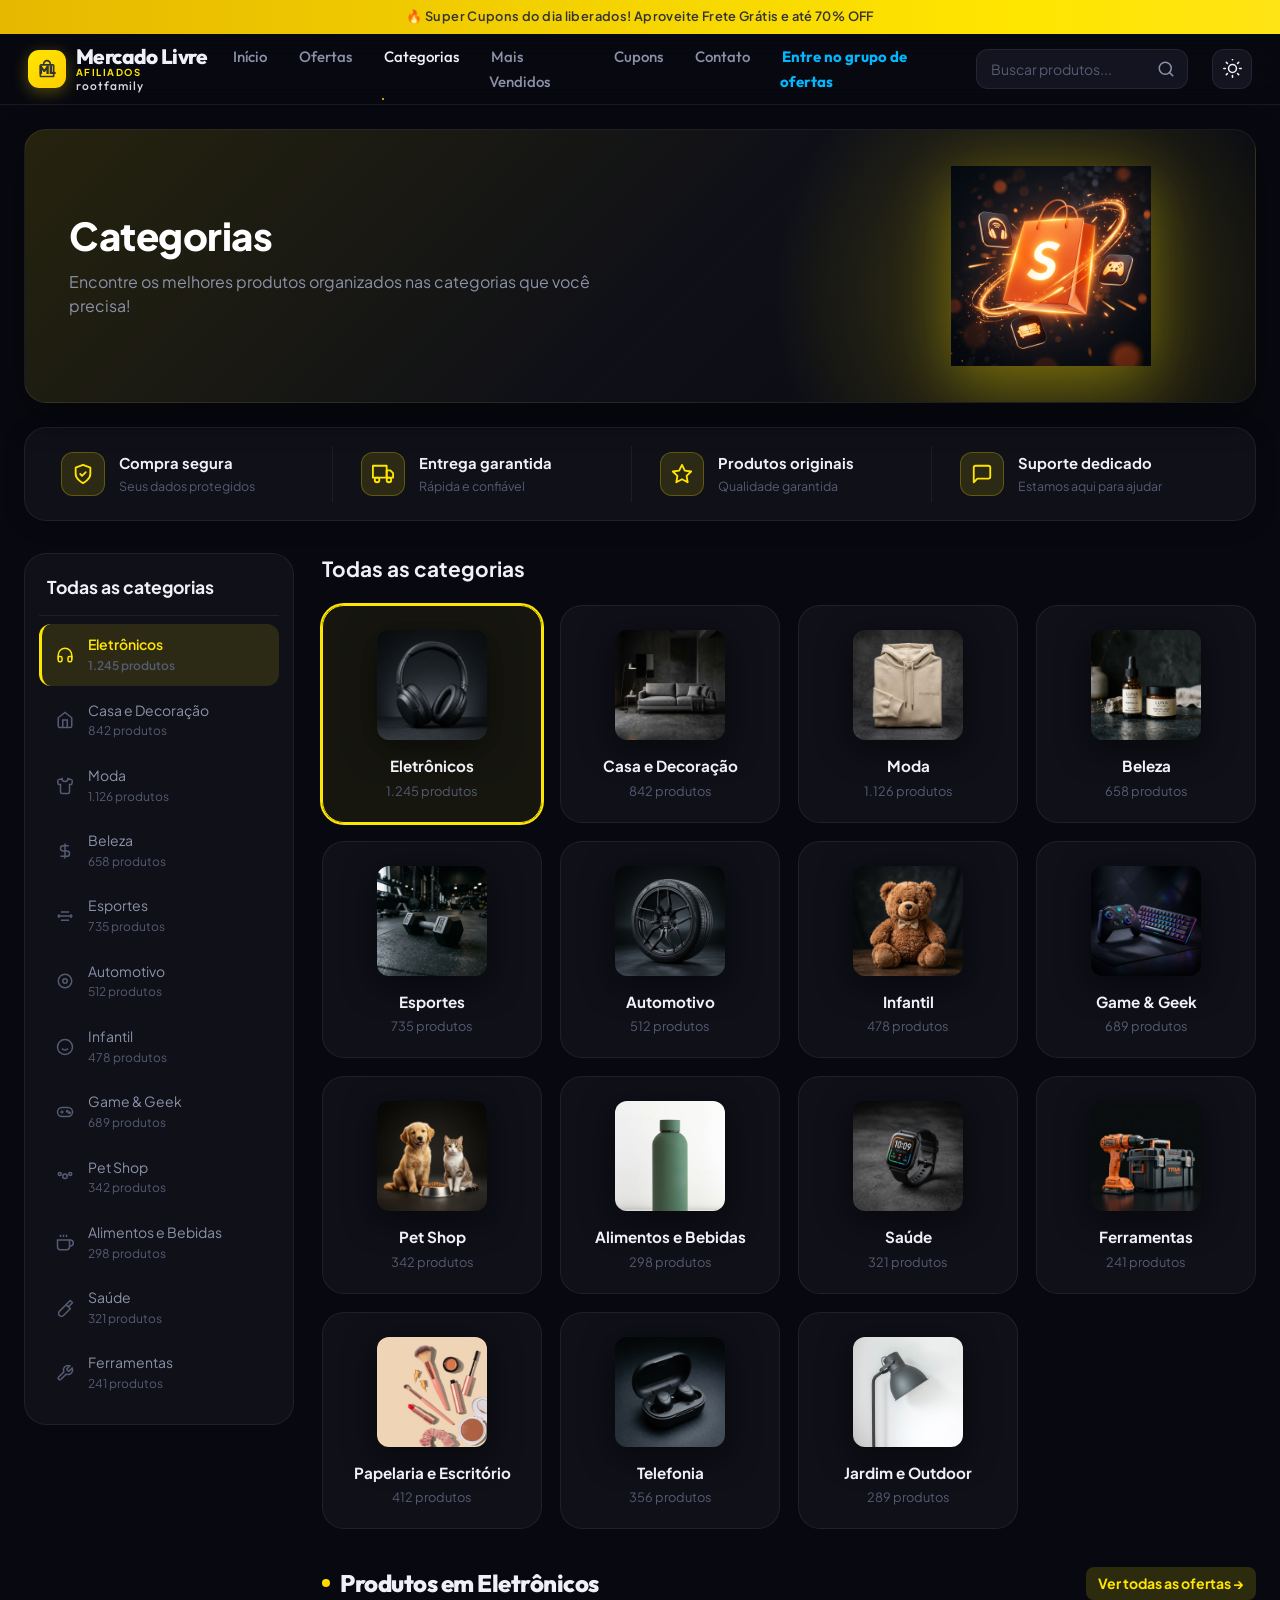
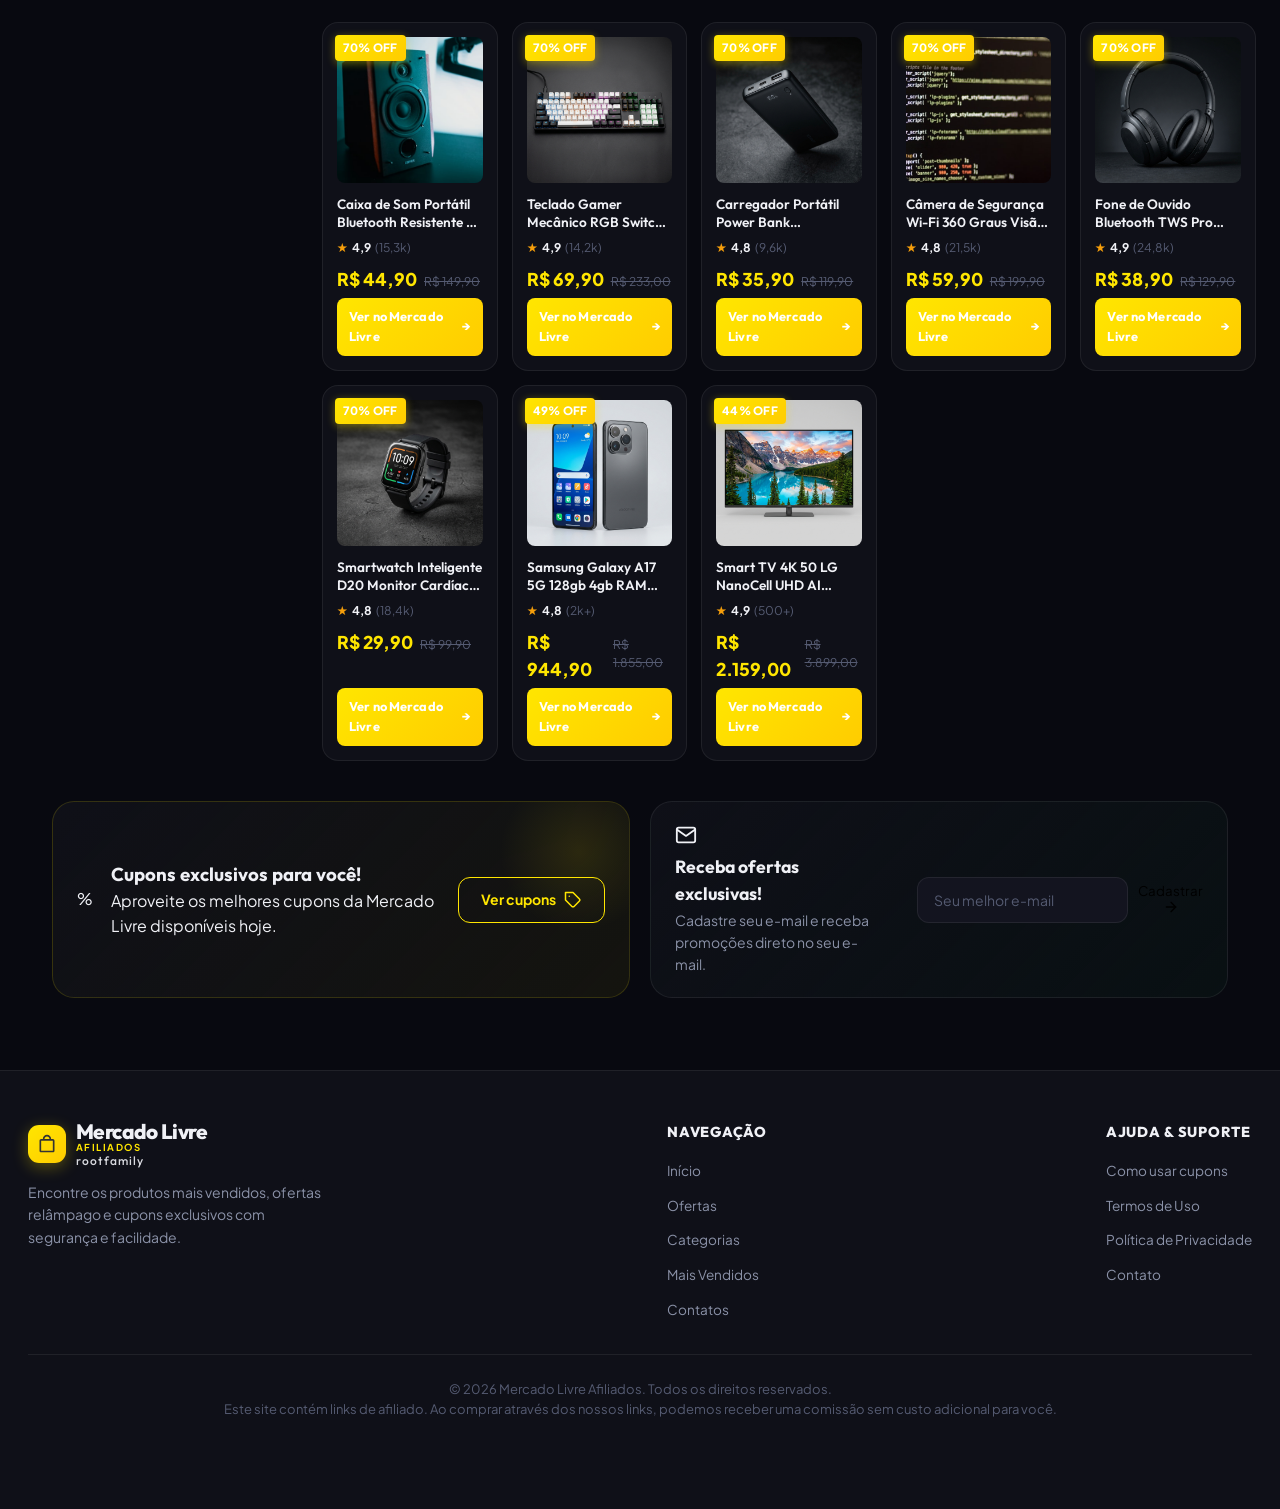
<file: categorias.html>
<!DOCTYPE html>
<html lang="pt-BR">
<head>
  <meta charset="UTF-8">
  <meta name="viewport" content="width=device-width, initial-scale=1.0">
  <title>Mercado Livre Afiliados | Categorias de Produtos</title>
  <meta name="description" content="Encontre os melhores produtos organizados nas categorias que você precisa com descontos imperdíveis.">

  <!-- Favicon -->
  <link rel="icon" href="data:image/svg+xml,<svg xmlns='http://www.w3.org/2000/svg' viewBox='0 0 24 24' fill='%23ee4d2d'><path d='M19 6h-2c0-2.76-2.24-5-5-5S7 3.24 7 6H5c-1.1 0-2 .9-2 2v12c0 1.1.9 2 2 2h14c1.1 0 2-.9 2-2V8c0-1.1-.9-2-2-2zm-7-3c1.66 0 3 1.34 3 3H9c0-1.66 1.34-3 3-3zm7 17H5V8h14v12z'/></svg>">

  <!-- Google Fonts -->
  <link rel="preconnect" href="https://fonts.googleapis.com">
  <link rel="preconnect" href="https://fonts.gstatic.com" crossorigin>
  <link href="https://fonts.googleapis.com/css2?family=Outfit:wght@400;500;600;700;800;900&family=Plus+Jakarta+Sans:wght@400;500;600;700&display=swap" rel="stylesheet">

  <link rel="stylesheet" href="style.css">
</head>
<body>

  <!-- Top Announcement Bar -->
  <div class="top-announcement">
    <span>🔥 Super Cupons do dia liberados! Aproveite Frete Grátis e até 70% OFF</span>
  </div>

  <!-- Header / Navbar -->
  <header class="site-header" id="mainHeader">
    <div class="header-container">

      <!-- Mobile Hamburger Button -->
      <button class="mobile-menu-btn" id="mobileMenuBtn" aria-label="Abrir menu">
        <svg width="24" height="24" viewBox="0 0 24 24" fill="none" stroke="currentColor" stroke-width="2" stroke-linecap="round" stroke-linejoin="round">
          <line x1="3" y1="12" x2="21" y2="12"></line>
          <line x1="3" y1="6" x2="21" y2="6"></line>
          <line x1="3" y1="18" x2="21" y2="18"></line>
        </svg>
      </button>

      <!-- Logo -->
      <a href="index.html" class="logo">
          <div class="logo-icon" onclick="event.preventDefault(); event.stopPropagation(); window.location.href='login.html';" style="cursor: pointer;">
            <svg viewBox="0 0 24 24" fill="currentColor">
              <path d="M19 6h-2c0-2.76-2.24-5-5-5S7 3.24 7 6H5c-1.1 0-2 .9-2 2v12c0 1.1.9 2 2 2h14c1.1 0 2-.9 2-2V8c0-1.1-.9-2-2-2zm-7-3c1.66 0 3 1.34 3 3H9c0-1.66 1.34-3 3-3zm7 17H5V8h14v12z"/>
            </svg>
            <span class="logo-badge-s">S</span>
          </div>
        <div class="logo-text">
          <span class="brand-name">Mercado Livre</span>
          <span class="brand-sub">AFILIADOS</span>
          <span class="brand-root">rootfamily</span>
        </div>
      </a>

      <!-- Desktop Navigation Menu -->
      <nav class="desktop-nav" aria-label="Navegação Principal">
        <ul>
          <li><a href="index.html" class="nav-link">Início</a></li>
          <li><a href="ofertas.html" class="nav-link">Ofertas</a></li>
          <li><a href="categorias.html" class="nav-link active">Categorias</a></li>
          <li><a href="mais-vendidos.html" class="nav-link">Mais Vendidos</a></li>
          <li><a href="ofertas.html#cupons" class="nav-link">Cupons</a></li>
      <li><a href="#contato" class="nav-link">Contato</a></li>
          <li><a href="https://chat.whatsapp.com/CWm307LYTphFFVPdlFF1BP?s=cl&p=a&mlu=4&ilr=4" target="_blank" class="nav-link" style="color: #00b8ff; font-weight: bold;">Entre no grupo de ofertas</a></li>
        </ul>
      </nav>

      <!-- Search and Header Actions -->
      <div class="search-box">
          <input type="text" id="searchInput" placeholder="Buscar produtos..." autocomplete="off">
          <button type="button" class="search-btn" aria-label="Pesquisar">
            <svg width="18" height="18" viewBox="0 0 24 24" fill="none" stroke="currentColor" stroke-width="2" stroke-linecap="round" stroke-linejoin="round">
              <circle cx="11" cy="11" r="8"></circle>
              <line x1="21" y1="21" x2="16.65" y2="16.65"></line>
            </svg>
          </button>
        </div>
      <div class="header-actions">
        <button class="icon-btn theme-toggle" id="themeToggle" aria-label="Alternar tema" title="Modo Claro/Escuro">
          <svg class="sun-icon" width="19" height="19" viewBox="0 0 24 24" fill="none" stroke="currentColor" stroke-width="2" stroke-linecap="round" stroke-linejoin="round">
            <circle cx="12" cy="12" r="5"></circle>
            <line x1="12" y1="1" x2="12"></line>
            <line x1="12" y1="21" x2="12" y2="23"></line>
            <line x1="4.22" y1="4.22" x2="5.64" y2="5.64"></line>
            <line x1="18.36" y1="18.36" x2="19.78" y2="19.78"></line>
            <line x1="1" y1="12" x2="3" y2="12"></line>
            <line x1="21" y1="12" x2="23" y2="12"></line>
            <line x1="4.22" y1="19.78" x2="5.64" y2="18.36"></line>
            <line x1="18.36" y1="5.64" x2="19.78" y2="4.22"></line>
          </svg>
        </button>

      </div>

    </div>
  </header>

  <!-- Mobile Drawer Menu -->
  <div class="drawer-overlay" id="drawerOverlay"></div>
  <aside class="mobile-drawer" id="mobileDrawer">
    <div class="drawer-header">
      <div class="logo">
        <div class="logo-icon">
          <svg viewBox="0 0 24 24" fill="currentColor">
            <path d="M19 6h-2c0-2.76-2.24-5-5-5S7 3.24 7 6H5c-1.1 0-2 .9-2 2v12c0 1.1.9 2 2 2h14c1.1 0 2-.9 2-2V8c0-1.1-.9-2-2-2zm-7-3c1.66 0 3 1.34 3 3H9c0-1.66 1.34-3 3-3zm7 17H5V8h14v12z"/>
          </svg>
        </div>
        <div class="logo-text">
          <span class="brand-name">Mercado Livre</span>
          <span class="brand-sub">AFILIADOS</span>
          <span class="brand-root">rootfamily</span>
        </div>
      </div>
      <button class="drawer-close" id="drawerClose">✕</button>
    </div>
    <ul class="drawer-nav">
      <li><a href="index.html" class="drawer-link">🏠 Início</a></li>
      <li><a href="ofertas.html" class="drawer-link">🔥 Ofertas</a></li>
      <li><a href="categorias.html" class="drawer-link active">🗂️ Categorias</a></li>
      <li><a href="mais-vendidos.html" class="drawer-link">⭐ Mais Vendidos</a></li>
      <li><a href="ofertas.html#cupons" class="drawer-link">🎟️ Cupons</a></li>
      <li><a href="#contato" class="drawer-link">✉️ Contato</a></li>
      <li><a href="https://chat.whatsapp.com/CWm307LYTphFFVPdlFF1BP?s=cl&p=a&mlu=4&ilr=4" target="_blank" class="drawer-link" style="color: #00b8ff; font-weight: bold;">📱 Entre no grupo de ofertas</a></li>
    </ul>
  </aside>

  <!-- Main Container -->
  <main class="cat-page-container">

    <!-- Hero Banner -->
    <section class="cat-hero-banner">
      <div class="cat-hero-inner">
        <div class="cat-hero-text">
          <h1 class="cat-hero-title">Categorias</h1>
          <p class="cat-hero-subtitle">Encontre os melhores produtos organizados nas categorias que você precisa!</p>
        </div>
        <div class="cat-hero-artwork">
          <img src="assets/images/categories-hero.png" alt="3D Mercado Livre Categories Artwork" loading="lazy">
        </div>
      </div>
    </section>

    <!-- Trust Bar (4 Items matching exact screenshot model) -->
    <section class="cat-trust-bar">
      <div class="cat-trust-item">
        <div class="cat-trust-icon">
          <svg width="22" height="22" viewBox="0 0 24 24" fill="none" stroke="currentColor" stroke-width="2" stroke-linecap="round" stroke-linejoin="round">
            <path d="M12 22s8-4 8-10V5l-8-3-8 3v7c0 6 8 10 8 10z"></path>
            <polyline points="9 12 11 14 15 10"></polyline>
          </svg>
        </div>
        <div class="cat-trust-info">
          <span class="cat-trust-title">Compra segura</span>
          <span class="cat-trust-desc">Seus dados protegidos</span>
        </div>
      </div>

      <div class="cat-trust-item">
        <div class="cat-trust-icon">
          <svg width="22" height="22" viewBox="0 0 24 24" fill="none" stroke="currentColor" stroke-width="2" stroke-linecap="round" stroke-linejoin="round">
            <rect x="1" y="3" width="15" height="13"></rect>
            <polygon points="16 8 20 8 23 11 23 16 16 16 16 8"></polygon>
            <circle cx="5.5" cy="18.5" r="2.5"></circle>
            <circle cx="18.5" cy="18.5" r="2.5"></circle>
          </svg>
        </div>
        <div class="cat-trust-info">
          <span class="cat-trust-title">Entrega garantida</span>
          <span class="cat-trust-desc">Rápida e confiável</span>
        </div>
      </div>

      <div class="cat-trust-item">
        <div class="cat-trust-icon">
          <svg width="22" height="22" viewBox="0 0 24 24" fill="none" stroke="currentColor" stroke-width="2" stroke-linecap="round" stroke-linejoin="round">
            <path d="M12 2l3.09 6.26L22 9.27l-5 4.87 1.18 6.88L12 17.77l-6.18 3.25L7 14.14 2 9.27l6.91-1.01L12 2z"></path>
          </svg>
        </div>
        <div class="cat-trust-info">
          <span class="cat-trust-title">Produtos originais</span>
          <span class="cat-trust-desc">Qualidade garantida</span>
        </div>
      </div>

      <div class="cat-trust-item">
        <div class="cat-trust-icon">
          <svg width="22" height="22" viewBox="0 0 24 24" fill="none" stroke="currentColor" stroke-width="2" stroke-linecap="round" stroke-linejoin="round">
            <path d="M21 15a2 2 0 0 1-2 2H7l-4 4V5a2 2 0 0 1 2-2h14a2 2 0 0 1 2 2z"></path>
          </svg>
        </div>
        <div class="cat-trust-info">
          <span class="cat-trust-title">Suporte dedicado</span>
          <span class="cat-trust-desc">Estamos aqui para ajudar</span>
        </div>
      </div>
    </section>

    <!-- Main Layout (Sidebar + 5-Col Grid) -->
    <section class="cat-main-layout">

      <!-- Left Sidebar (Category Menu) -->
      <aside class="cat-sidebar-card">
        <div class="cat-sidebar-header">Todas as categorias</div>
        <ul class="cat-sidebar-menu" id="catSidebarMenu">
          <li class="cat-sidebar-item active" data-category="eletronicos">
            <div class="cat-sidebar-icon">
              <svg width="18" height="18" viewBox="0 0 24 24" fill="none" stroke="currentColor" stroke-width="2"><path d="M3 18v-6a9 9 0 0 1 18 0v6"></path><path d="M21 19a2 2 0 0 1-2 2h-1a2 2 0 0 1-2-2v-3a2 2 0 0 1 2-2h3zM3 19a2 2 0 0 0 2 2h1a2 2 0 0 0 2-2v-3a2 2 0 0 0-2-2H3z"></path></svg>
            </div>
            <div class="cat-sidebar-text">
              <span class="cat-sidebar-name">Eletrônicos</span>
              <span class="cat-sidebar-count">1.245 produtos</span>
            </div>
          </li>
          <li class="cat-sidebar-item" data-category="casa">
            <div class="cat-sidebar-icon">
              <svg width="18" height="18" viewBox="0 0 24 24" fill="none" stroke="currentColor" stroke-width="2"><path d="M3 9l9-7 9 7v11a2 2 0 0 1-2 2H5a2 2 0 0 1-2-2z"></path><polyline points="9 22 9 12 15 12 15 22"></polyline></svg>
            </div>
            <div class="cat-sidebar-text">
              <span class="cat-sidebar-name">Casa e Decoração</span>
              <span class="cat-sidebar-count">842 produtos</span>
            </div>
          </li>
          <li class="cat-sidebar-item" data-category="moda">
            <div class="cat-sidebar-icon">
              <svg width="18" height="18" viewBox="0 0 24 24" fill="none" stroke="currentColor" stroke-width="2"><path d="M20.38 3.46L16 2a4 4 0 0 1-8 0L3.62 3.46a2 2 0 0 0-1.34 2.23l.58 3.47a1 1 0 0 0 .99.84H6v10a2 2 0 0 0 2 2h8a2 2 0 0 0 2-2V10h2.15a1 1 0 0 0 .99-.84l.58-3.47a2 2 0 0 0-1.34-2.23z"></path></svg>
            </div>
            <div class="cat-sidebar-text">
              <span class="cat-sidebar-name">Moda</span>
              <span class="cat-sidebar-count">1.126 produtos</span>
            </div>
          </li>
          <li class="cat-sidebar-item" data-category="beleza">
            <div class="cat-sidebar-icon">
              <svg width="18" height="18" viewBox="0 0 24 24" fill="none" stroke="currentColor" stroke-width="2"><path d="M12 2v20M17 5H9.5a3.5 3.5 0 0 0 0 7h5a3.5 3.5 0 0 1 0 7H6"></path></svg>
            </div>
            <div class="cat-sidebar-text">
              <span class="cat-sidebar-name">Beleza</span>
              <span class="cat-sidebar-count">658 produtos</span>
            </div>
          </li>
          <li class="cat-sidebar-item" data-category="esportes">
            <div class="cat-sidebar-icon">
              <svg width="18" height="18" viewBox="0 0 24 24" fill="none" stroke="currentColor" stroke-width="2"><path d="M6.5 6.5h11M6.5 17.5h11M4 9.5v5M20 9.5v5M2 12h20"></path></svg>
            </div>
            <div class="cat-sidebar-text">
              <span class="cat-sidebar-name">Esportes</span>
              <span class="cat-sidebar-count">735 produtos</span>
            </div>
          </li>
          <li class="cat-sidebar-item" data-category="automotivo">
            <div class="cat-sidebar-icon">
              <svg width="18" height="18" viewBox="0 0 24 24" fill="none" stroke="currentColor" stroke-width="2"><circle cx="12" cy="12" r="9"></circle><circle cx="12" cy="12" r="3"></circle></svg>
            </div>
            <div class="cat-sidebar-text">
              <span class="cat-sidebar-name">Automotivo</span>
              <span class="cat-sidebar-count">512 produtos</span>
            </div>
          </li>
          <li class="cat-sidebar-item" data-category="infantil">
            <div class="cat-sidebar-icon">
              <svg width="18" height="18" viewBox="0 0 24 24" fill="none" stroke="currentColor" stroke-width="2"><circle cx="12" cy="12" r="10"></circle><path d="M8 14s1.5 2 4 2 4-2 4-2"></path><line x1="9" y1="9" x2="9.01" y2="9"></line><line x1="15" y1="9" x2="15.01" y2="9"></line></svg>
            </div>
            <div class="cat-sidebar-text">
              <span class="cat-sidebar-name">Infantil</span>
              <span class="cat-sidebar-count">478 produtos</span>
            </div>
          </li>
          <li class="cat-sidebar-item" data-category="game">
            <div class="cat-sidebar-icon">
              <svg width="18" height="18" viewBox="0 0 24 24" fill="none" stroke="currentColor" stroke-width="2"><rect x="2" y="6" width="20" height="12" rx="6"></rect><line x1="6" y1="12" x2="10" y2="12"></line><line x1="8" y1="10" x2="8" y2="14"></line><circle cx="15" cy="11" r="1"></circle><circle cx="18" cy="13" r="1"></circle></svg>
            </div>
            <div class="cat-sidebar-text">
              <span class="cat-sidebar-name">Game & Geek</span>
              <span class="cat-sidebar-count">689 produtos</span>
            </div>
          </li>
          <li class="cat-sidebar-item" data-category="pet">
            <div class="cat-sidebar-icon">
              <svg width="18" height="18" viewBox="0 0 24 24" fill="none" stroke="currentColor" stroke-width="2"><path d="M12 14a3 3 0 1 0 0-6 3 3 0 0 0 0 6z"></path><path d="M19 10a2 2 0 1 0 0-4 2 2 0 0 0 0 4z"></path><path d="M5 10a2 2 0 1 0 0-4 2 2 0 0 0 0 4z"></path></svg>
            </div>
            <div class="cat-sidebar-text">
              <span class="cat-sidebar-name">Pet Shop</span>
              <span class="cat-sidebar-count">342 produtos</span>
            </div>
          </li>
          <li class="cat-sidebar-item" data-category="alimentos">
            <div class="cat-sidebar-icon">
              <svg width="18" height="18" viewBox="0 0 24 24" fill="none" stroke="currentColor" stroke-width="2"><path d="M18 8h1a4 4 0 0 1 0 8h-1"></path><path d="M2 8h16v9a4 4 0 0 1-4 4H6a4 4 0 0 1-4-4V8z"></path><line x1="6" y1="1" x2="6" y2="4"></line><line x1="10" y1="1" x2="10" y2="4"></line><line x1="14" y1="1" x2="14" y2="4"></line></svg>
            </div>
            <div class="cat-sidebar-text">
              <span class="cat-sidebar-name">Alimentos e Bebidas</span>
              <span class="cat-sidebar-count">298 produtos</span>
            </div>
          </li>
          <li class="cat-sidebar-item" data-category="saude">
            <div class="cat-sidebar-icon">
              <svg width="18" height="18" viewBox="0 0 24 24" fill="none" stroke="currentColor" stroke-width="2"><path d="M4.5 16.5c-1.5 1.5-1.5 4 0 5.5s4 1.5 5.5 0L19 13l-5.5-5.5L4.5 16.5z"></path><path d="M13.5 7.5L19 2l3 3-5.5 5.5"></path></svg>
            </div>
            <div class="cat-sidebar-text">
              <span class="cat-sidebar-name">Saúde</span>
              <span class="cat-sidebar-count">321 produtos</span>
            </div>
          </li>
          <li class="cat-sidebar-item" data-category="ferramentas">
            <div class="cat-sidebar-icon">
              <svg width="18" height="18" viewBox="0 0 24 24" fill="none" stroke="currentColor" stroke-width="2"><path d="M14.7 6.3a1 1 0 0 0 0 1.4l1.6 1.6a1 1 0 0 0 1.4 0l3.77-3.77a6 6 0 0 1-7.94 7.94l-6.91 6.91a2.12 2.12 0 0 1-3-3l6.91-6.91a6 6 0 0 1 7.94-7.94l-3.76 3.76z"></path></svg>
            </div>
            <div class="cat-sidebar-text">
              <span class="cat-sidebar-name">Ferramentas</span>
              <span class="cat-sidebar-count">241 produtos</span>
            </div>
          </li>
        </ul>
      </aside>

      <!-- Right Main Content Area -->
      <div class="cat-main-content">
        <div class="cat-content-header">
          <span id="catSectionTitle">Todas as categorias</span>
        </div>

        <!-- Category Grid (15 Cards matching model screenshot) -->
        <div class="cat-grid-5" id="catFeaturedGrid">

          <!-- 1. Eletrônicos -->
          <div class="cat-featured-card active" data-category="eletronicos">
            <div class="cat-card-img-box">
              <img src="assets/images/cat-eletronicos.jpg" alt="Eletrônicos">
            </div>
            <span class="cat-card-name">Eletrônicos</span>
            <span class="cat-card-product-count">1.245 produtos</span>
          </div>

          <!-- 2. Casa e Decoração -->
          <div class="cat-featured-card" data-category="casa">
            <div class="cat-card-img-box">
              <img src="assets/images/cat-sofa.jpg" alt="Casa e Decoração">
            </div>
            <span class="cat-card-name">Casa e Decoração</span>
            <span class="cat-card-product-count">842 produtos</span>
          </div>

          <!-- 3. Moda -->
          <div class="cat-featured-card" data-category="moda">
            <div class="cat-card-img-box">
              <img src="assets/images/cat-moda.jpg" alt="Moda">
            </div>
            <span class="cat-card-name">Moda</span>
            <span class="cat-card-product-count">1.126 produtos</span>
          </div>

          <!-- 4. Beleza -->
          <div class="cat-featured-card" data-category="beleza">
            <div class="cat-card-img-box">
              <img src="assets/images/cat-beleza.jpg" alt="Beleza">
            </div>
            <span class="cat-card-name">Beleza</span>
            <span class="cat-card-product-count">658 produtos</span>
          </div>

          <!-- 5. Esportes -->
          <div class="cat-featured-card" data-category="esportes">
            <div class="cat-card-img-box">
              <img src="assets/images/cat-esportes.jpg" alt="Esportes">
            </div>
            <span class="cat-card-name">Esportes</span>
            <span class="cat-card-product-count">735 produtos</span>
          </div>

          <!-- 6. Automotivo -->
          <div class="cat-featured-card" data-category="automotivo">
            <div class="cat-card-img-box">
              <img src="assets/images/cat-automotivo.jpg" alt="Automotivo">
            </div>
            <span class="cat-card-name">Automotivo</span>
            <span class="cat-card-product-count">512 produtos</span>
          </div>

          <!-- 7. Infantil -->
          <div class="cat-featured-card" data-category="infantil">
            <div class="cat-card-img-box">
              <img src="assets/images/cat-infantil.jpg" alt="Infantil">
            </div>
            <span class="cat-card-name">Infantil</span>
            <span class="cat-card-product-count">478 produtos</span>
          </div>

          <!-- 8. Game & Geek -->
          <div class="cat-featured-card" data-category="game">
            <div class="cat-card-img-box">
              <img src="assets/images/cat-gamegeek.png" alt="Game & Geek">
            </div>
            <span class="cat-card-name">Game & Geek</span>
            <span class="cat-card-product-count">689 produtos</span>
          </div>

          <!-- 9. Pet Shop -->
          <div class="cat-featured-card" data-category="pet">
            <div class="cat-card-img-box">
              <img src="assets/images/cat-petshop.png" alt="Pet Shop">
            </div>
            <span class="cat-card-name">Pet Shop</span>
            <span class="cat-card-product-count">342 produtos</span>
          </div>

          <!-- 10. Alimentos e Bebidas -->
          <div class="cat-featured-card" data-category="alimentos">
            <div class="cat-card-img-box">
              <img src="assets/images/prod-garrafa.jpg" alt="Alimentos e Bebidas">
            </div>
            <span class="cat-card-name">Alimentos e Bebidas</span>
            <span class="cat-card-product-count">298 produtos</span>
          </div>

          <!-- 11. Saúde -->
          <div class="cat-featured-card" data-category="saude">
            <div class="cat-card-img-box">
              <img src="assets/images/prod-smartwatch.jpg" alt="Saúde">
            </div>
            <span class="cat-card-name">Saúde</span>
            <span class="cat-card-product-count">321 produtos</span>
          </div>

          <!-- 12. Ferramentas -->
          <div class="cat-featured-card" data-category="ferramentas">
            <div class="cat-card-img-box">
              <img src="assets/images/cat-ferramentas.png" alt="Ferramentas">
            </div>
            <span class="cat-card-name">Ferramentas</span>
            <span class="cat-card-product-count">241 produtos</span>
          </div>

          <!-- 13. Papelaria e Escritório -->
          <div class="cat-featured-card" data-category="papelaria">
            <div class="cat-card-img-box">
              <img src="assets/images/prod-pinceis.jpg" alt="Papelaria e Escritório">
            </div>
            <span class="cat-card-name">Papelaria e Escritório</span>
            <span class="cat-card-product-count">412 produtos</span>
          </div>

          <!-- 14. Telefonia -->
          <div class="cat-featured-card" data-category="telefonia">
            <div class="cat-card-img-box">
              <img src="assets/images/prod-fone-tws.png" alt="Telefonia">
            </div>
            <span class="cat-card-name">Telefonia</span>
            <span class="cat-card-product-count">356 produtos</span>
          </div>

          <!-- 15. Jardim e Outdoor -->
          <div class="cat-featured-card" data-category="jardim">
            <div class="cat-card-img-box">
              <img src="assets/images/prod-luminaria.jpg" alt="Jardim e Outdoor">
            </div>
            <span class="cat-card-name">Jardim e Outdoor</span>
            <span class="cat-card-product-count">289 produtos</span>
          </div>

        </div>

        <!-- Category Filtered Products Grid -->
        <div class="cat-products-container" id="catProductsSection">
          <div class="cat-content-header" style="margin-top: 36px;">
            <h2 class="section-title" id="catActiveTitle">
              <span class="section-title-dot"></span>Produtos em Destaque
            </h2>
            <a href="ofertas.html" class="see-all-link">Ver todas as ofertas →</a>
          </div>
          <div class="products-grid-6" id="categoryProductsGrid">
            <!-- Rendered dynamically by script.js -->
          </div>
        </div>

      </div>
    </section>

    <!-- Bottom Row (Cupons + Newsletter side-by-side matching reference design model) -->
    <section class="offers-bottom-row">
      <div class="offers-bottom-inner">

        <!-- Cupons Card -->
        <div class="coupon-banner-card">
          <div class="coupon-banner-left">
            <div class="coupon-icon-glow">
              <span>%</span>
            </div>
            <div class="coupon-banner-info">
              <h3>Cupons exclusivos para você!</h3>
              <p>Aproveite os melhores cupons da Mercado Livre disponíveis hoje.</p>
            </div>
          </div>
          <a href="ofertas.html#cupons" class="btn-outline-coupon">
            <span>Ver cupons</span>
            <svg width="18" height="18" viewBox="0 0 24 24" fill="none" stroke="currentColor" stroke-width="2" stroke-linecap="round" stroke-linejoin="round">
              <path d="M20.59 13.41l-7.17 7.17a2 2 0 0 1-2.83 0L2 12V2h10l8.59 8.59a2 2 0 0 1 0 2.82z"></path>
              <line x1="7" y1="7" x2="7.01" y2="7"></line>
            </svg>
          </a>
        </div>

        <!-- Newsletter Card -->
        <div class="newsletter-card">
          <div class="newsletter-info">
            <div class="news-icon-box">
              <svg width="22" height="22" viewBox="0 0 24 24" fill="none" stroke="currentColor" stroke-width="2" stroke-linecap="round" stroke-linejoin="round">
                <path d="M4 4h16c1.1 0 2 .9 2 2v12c0 1.1-.9 2-2 2H4c-1.1 0-2-.9-2-2V6c0-1.1.9-2 2-2z"></path>
                <polyline points="22,6 12,13 2,6"></polyline>
              </svg>
            </div>
            <div class="news-text">
              <h3>Receba ofertas exclusivas!</h3>
              <p>Cadastre seu e-mail e receba promoções direto no seu e-mail.</p>
            </div>
          </div>
          <form class="newsletter-form" onsubmit="event.preventDefault(); if(window.showToast) window.showToast('E-mail cadastrado com sucesso! 🎉', 'success');">
            <input type="email" placeholder="Seu melhor e-mail" required>
            <button type="submit" class="btn-submit-news">
              <span>Cadastrar</span>
              <svg width="16" height="16" viewBox="0 0 24 24" fill="none" stroke="currentColor" stroke-width="2" stroke-linecap="round" stroke-linejoin="round">
                <line x1="5" y1="12" x2="19" y2="12"></line>
                <polyline points="12 5 19 12 12 19"></polyline>
              </svg>
            </button>
          </form>
        </div>

      </div>
    </section>

  </main>

  <!-- Footer -->
  <footer class="site-footer">
    <div class="footer-container">
      <div class="footer-brand">
        <div class="logo">
          <div class="logo-icon">
            <svg viewBox="0 0 24 24" fill="currentColor">
              <path d="M19 6h-2c0-2.76-2.24-5-5-5S7 3.24 7 6H5c-1.1 0-2 .9-2 2v12c0 1.1.9 2 2 2h14c1.1 0 2-.9 2-2V8c0-1.1-.9-2-2-2zm-7-3c1.66 0 3 1.34 3 3H9c0-1.66 1.34-3 3-3zm7 17H5V8h14v12z"/>
            </svg>
          </div>
          <div class="logo-text">
            <span class="brand-name">Mercado Livre</span>
            <span class="brand-sub">AFILIADOS</span>
          <span class="brand-root">rootfamily</span>
          </div>
        </div>
        <p class="footer-desc">Encontre os produtos mais vendidos, ofertas relâmpago e cupons exclusivos com segurança e facilidade.</p>
      </div>

      <div class="footer-col">
        <h4 class="footer-title">Navegação</h4>
        <ul class="footer-links">
          <li><a href="index.html">Início</a></li>
          <li><a href="ofertas.html">Ofertas</a></li>
          <li><a href="categorias.html">Categorias</a></li>
          <li><a href="mais-vendidos.html">Mais Vendidos</a></li>
          <li><a href="https://wa.me/5524993348655" target="_blank">Contatos</a></li>
        </ul>
      </div>

      <div class="footer-col">
        <h4 class="footer-title">Ajuda & Suporte</h4>
        <ul class="footer-links">
          <li><a href="ofertas.html#cupons">Como usar cupons</a></li>
          <li><a href="#">Termos de Uso</a></li>
          <li><a href="#">Política de Privacidade</a></li>
      <li><a href="#contato">Contato</a></li>
        </ul>
      </div>
    </div>

    <div class="footer-bottom">
      <div class="footer-bottom-container">
        <p>&copy; 2026 Mercado Livre Afiliados. Todos os direitos reservados.</p>
        <p class="disclaimer">Este site contém links de afiliado. Ao comprar através dos nossos links, podemos receber uma comissão sem custo adicional para você.</p>
      </div>
    </div>
  </footer>

  <!-- Notification Toast -->
  <div id="toastContainer" class="toast-container"></div>

  <!-- Scripts -->
  <script src="data/products.js"></script>
  <script src="script.js"></script>
</body>
</html>
</file>
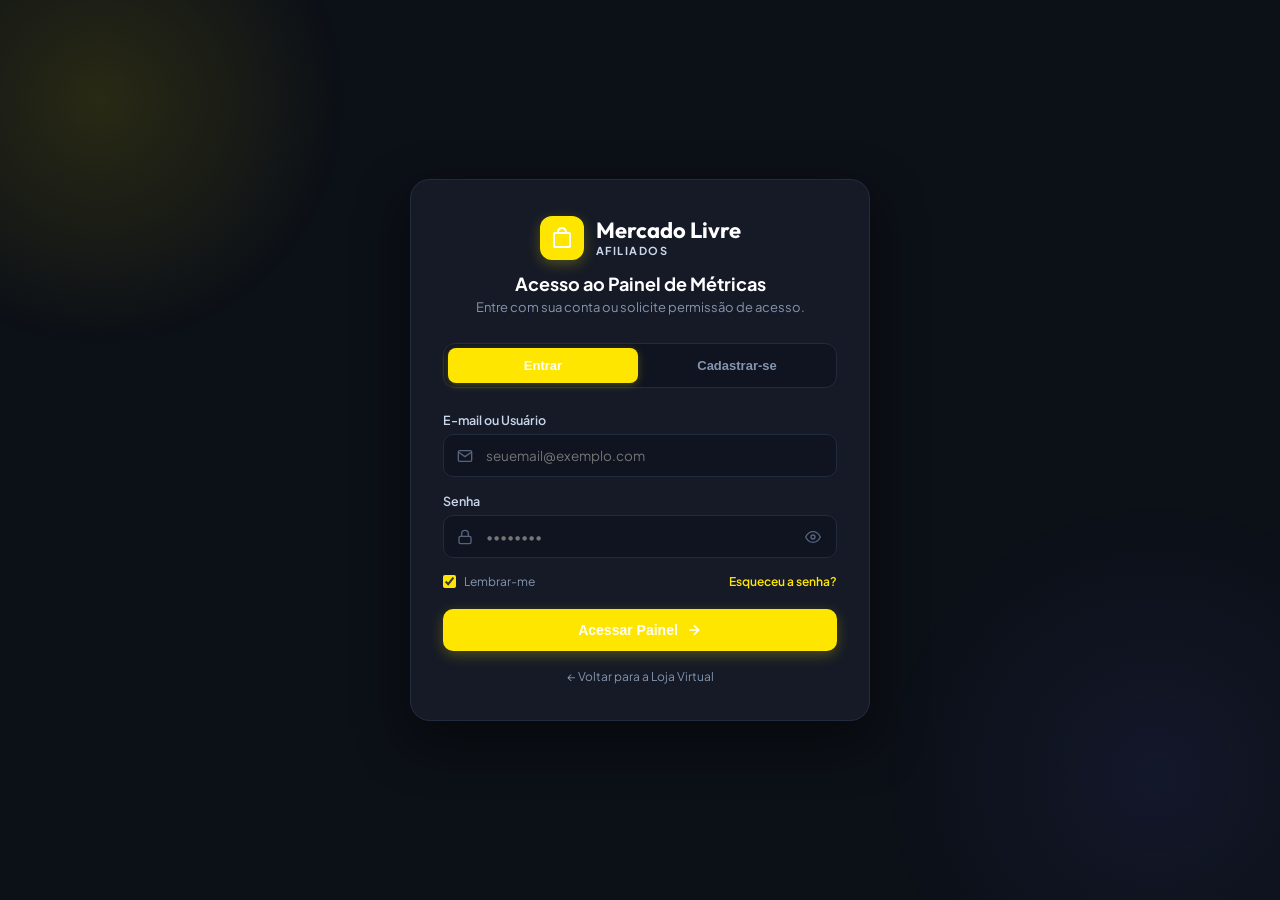
<file: login.html>
<!DOCTYPE html>
<html lang="pt-BR">
<head>
  <meta charset="UTF-8">
  <meta name="viewport" content="width=device-width, initial-scale=1.0">
  <title>Login & Cadastro | Mercado Livre Afiliados Dashboard</title>
  <meta name="description" content="Acesse o Painel de Controle de Afiliados da Mercado Livre. Faça login ou solicite permissão de acesso.">

  <!-- Favicon -->
  <link rel="icon" href="data:image/svg+xml,<svg xmlns='http://www.w3.org/2000/svg' viewBox='0 0 24 24' fill='%23ee4d2d'><path d='M19 6h-2c0-2.76-2.24-5-5-5S7 3.24 7 6H5c-1.1 0-2 .9-2 2v12c0 1.1.9 2 2 2h14c1.1 0 2-.9 2-2V8c0-1.1-.9-2-2-2zm-7-3c1.66 0 3 1.34 3 3H9c0-1.66 1.34-3 3-3zm7 17H5V8h14v12z'/></svg>">

  <!-- Google Fonts: Plus Jakarta Sans & Outfit -->
  <link rel="preconnect" href="https://fonts.googleapis.com">
  <link rel="preconnect" href="https://fonts.gstatic.com" crossorigin>
  <link href="https://fonts.googleapis.com/css2?family=Outfit:wght@600;700;800&family=Plus+Jakarta+Sans:wght@400;500;600;700&display=swap" rel="stylesheet">

  <link rel="stylesheet" href="login.css">
</head>
<body>

  <!-- Ambient Glow Elements -->
  <div class="bg-glow-orb-1"></div>
  <div class="bg-glow-orb-2"></div>

  <div class="auth-wrapper">
    <div class="auth-card">

      <!-- Brand Header -->
      <div class="auth-header">
        <a href="index.html" class="auth-logo">
          <div class="auth-logo-icon">
            <svg width="24" height="24" viewBox="0 0 24 24" fill="currentColor">
              <path d="M19 6h-2c0-2.76-2.24-5-5-5S7 3.24 7 6H5c-1.1 0-2 .9-2 2v12c0 1.1.9 2 2 2h14c1.1 0 2-.9 2-2V8c0-1.1-.9-2-2-2zm-7-3c1.66 0 3 1.34 3 3H9c0-1.66 1.34-3 3-3zm7 17H5V8h14v12z"/>
            </svg>
          </div>
          <div class="auth-logo-text">
            <span class="brand-title">Mercado Livre</span>
            <span class="brand-subtitle">AFILIADOS</span>
          </div>
        </a>
        <h2 id="authCardTitle">Acesso ao Painel de Métricas</h2>
        <p id="authCardSubtitle">Entre com sua conta ou solicite permissão de acesso.</p>
      </div>

      <!-- Alert / Status Feedback Box -->
      <div class="auth-alert-box" id="authAlertBox">
        <svg width="18" height="18" viewBox="0 0 24 24" fill="none" stroke="currentColor" stroke-width="2" id="alertIcon"><circle cx="12" cy="12" r="10"/><line x1="12" y1="8" x2="12" y2="12"/><line x1="12" y1="16" x2="12.01" y2="16"/></svg>
        <span id="alertMessage"></span>
      </div>

      <!-- Tab Switcher -->
      <div class="auth-tabs">
        <button type="button" class="tab-btn active" id="tabLogin">Entrar</button>
        <button type="button" class="tab-btn" id="tabRegister">Cadastrar-se</button>
      </div>

      <!-- ================================================================
           FORM 1: LOGIN
           ================================================================ -->
      <form class="auth-form active" id="loginForm">
        <div class="form-group">
          <label for="loginEmail">E-mail ou Usuário</label>
          <div class="input-with-icon">
            <span class="input-icon">
              <svg width="16" height="16" viewBox="0 0 24 24" fill="none" stroke="currentColor" stroke-width="2"><path d="M4 4h16c1.1 0 2 .9 2 2v12c0 1.1-.9 2-2 2H4c-1.1 0-2-.9-2-2V6c0-1.1.9-2 2-2z"/><polyline points="22,6 12,13 2,6"/></svg>
            </span>
            <input type="email" id="loginEmail" class="form-control" placeholder="seuemail@exemplo.com" required autocomplete="email">
          </div>
        </div>

        <div class="form-group">
          <label for="loginPassword">Senha</label>
          <div class="input-with-icon">
            <span class="input-icon">
              <svg width="16" height="16" viewBox="0 0 24 24" fill="none" stroke="currentColor" stroke-width="2"><rect x="3" y="11" width="18" height="11" rx="2" ry="2"/><path d="M7 11V7a5 5 0 0 1 10 0v4"/></svg>
            </span>
            <input type="password" id="loginPassword" class="form-control" placeholder="••••••••" required autocomplete="current-password">
            <button type="button" class="btn-toggle-pass" id="btnTogglePass" title="Ver senha">
              <svg width="16" height="16" viewBox="0 0 24 24" fill="none" stroke="currentColor" stroke-width="2"><path d="M1 12s4-8 11-8 11 8 11 8-4 8-11 8-11-8-11-8z"/><circle cx="12" cy="12" r="3"/></svg>
            </button>
          </div>
        </div>

        <div class="form-options">
          <label class="checkbox-label">
            <input type="checkbox" id="rememberMe" checked>
            <span>Lembrar-me</span>
          </label>
          <a href="#" class="forgot-link" id="btnForgotPass">Esqueceu a senha?</a>
        </div>

        <button type="submit" class="btn-submit">
          <span>Acessar Painel</span>
          <svg width="16" height="16" viewBox="0 0 24 24" fill="none" stroke="currentColor" stroke-width="2.5"><line x1="5" y1="12" x2="19" y2="12"/><polyline points="12 5 19 12 12 19"/></svg>
        </button>
      </form>

      <!-- ================================================================
           FORM 2: CADASTRO COM SOLICITAÇÃO DE PERMISSÃO
           ================================================================ -->
      <form class="auth-form" id="registerForm">
        <div class="form-group">
          <label for="regName">Nome Completo</label>
          <div class="input-with-icon">
            <span class="input-icon">
              <svg width="16" height="16" viewBox="0 0 24 24" fill="none" stroke="currentColor" stroke-width="2"><path d="M20 21v-2a4 4 0 0 0-4-4H8a4 4 0 0 0-4 4v2"/><circle cx="12" cy="7" r="4"/></svg>
            </span>
            <input type="text" id="regName" class="form-control" placeholder="Seu nome completo" required>
          </div>
        </div>

        <div class="form-group">
          <label for="regEmail">E-mail</label>
          <div class="input-with-icon">
            <span class="input-icon">
              <svg width="16" height="16" viewBox="0 0 24 24" fill="none" stroke="currentColor" stroke-width="2"><path d="M4 4h16c1.1 0 2 .9 2 2v12c0 1.1-.9 2-2 2H4c-1.1 0-2-.9-2-2V6c0-1.1.9-2 2-2z"/><polyline points="22,6 12,13 2,6"/></svg>
            </span>
            <input type="email" id="regEmail" class="form-control" placeholder="seuemail@exemplo.com" required>
          </div>
        </div>

        <div class="form-group">
          <label for="regPassword">Criar Senha</label>
          <div class="input-with-icon">
            <span class="input-icon">
              <svg width="16" height="16" viewBox="0 0 24 24" fill="none" stroke="currentColor" stroke-width="2"><rect x="3" y="11" width="18" height="11" rx="2" ry="2"/><path d="M7 11V7a5 5 0 0 1 10 0v4"/></svg>
            </span>
            <input type="password" id="regPassword" class="form-control" placeholder="Mínimo 4 caracteres" required>
          </div>
        </div>

        <div class="form-group">
          <label for="regReason">Motivo da Solicitação de Acesso</label>
          <div class="input-with-icon">
            <span class="input-icon">
              <svg width="16" height="16" viewBox="0 0 24 24" fill="none" stroke="currentColor" stroke-width="2"><path d="M21 15a2 2 0 0 1-2 2H7l-4 4V5a2 2 0 0 1 2-2h14a2 2 0 0 1 2 2z"/></svg>
            </span>
            <input type="text" id="regReason" class="form-control" placeholder="Ex: Sou afiliado e preciso monitorar cliques e links">
          </div>
        </div>

        <!-- Permission Notice Box -->
        <div class="permission-notice-box">
          <svg width="18" height="18" viewBox="0 0 24 24" fill="none" stroke="currentColor" stroke-width="2"><path d="M12 22s8-4 8-10V5l-8-3-8 3v7c0 6 8 10 8 10z"/></svg>
          <div>
            <strong>Acesso Restrito:</strong> Todo novo cadastro entra em status <em>Pendente de Permissão</em>. O administrador do painel precisa liberar o seu acesso antes da visualização das métricas.
          </div>
        </div>

        <button type="submit" class="btn-submit">
          <span>Solicitar Cadastro e Permissão</span>
          <svg width="16" height="16" viewBox="0 0 24 24" fill="none" stroke="currentColor" stroke-width="2.5"><path d="M16 21v-2a4 4 0 0 0-4-4H5a4 4 0 0 0-4 4v2"/><circle cx="8.5" cy="7" r="4"/><line x1="20" y1="8" x2="20" y2="14"/><line x1="23" y1="11" x2="17" y2="11"/></svg>
        </button>
      </form>

      <a href="index.html" class="back-to-store">← Voltar para a Loja Virtual</a>

    </div>
  </div>

  <script src="auth.js"></script>
  <script>
    document.addEventListener('DOMContentLoaded', () => {
      // Tab Switching
      const tabLogin = document.getElementById('tabLogin');
      const tabRegister = document.getElementById('tabRegister');
      const loginForm = document.getElementById('loginForm');
      const registerForm = document.getElementById('registerForm');
      const authCardTitle = document.getElementById('authCardTitle');
      const authCardSubtitle = document.getElementById('authCardSubtitle');
      const authAlertBox = document.getElementById('authAlertBox');
      const alertMessage = document.getElementById('alertMessage');

      function showAlert(msg, type = 'error') {
        authAlertBox.className = 'auth-alert-box alert-' + type;
        alertMessage.textContent = msg;
        authAlertBox.style.display = 'flex';
      }

      function hideAlert() {
        authAlertBox.style.display = 'none';
      }

      tabLogin.addEventListener('click', () => {
        tabLogin.classList.add('active');
        tabRegister.classList.remove('active');
        loginForm.classList.add('active');
        registerForm.classList.remove('active');
        authCardTitle.textContent = 'Acesso ao Painel de Métricas';
        authCardSubtitle.textContent = 'Entre com sua conta ou solicite permissão de acesso.';
        hideAlert();
      });

      tabRegister.addEventListener('click', () => {
        tabRegister.classList.add('active');
        tabLogin.classList.remove('active');
        registerForm.classList.add('active');
        loginForm.classList.remove('active');
        authCardTitle.textContent = 'Solicitar Cadastro no Painel';
        authCardSubtitle.textContent = 'Preencha seus dados para pedir permissão ao administrador.';
        hideAlert();
      });

      // Toggle Password Visibility
      const btnTogglePass = document.getElementById('btnTogglePass');
      const loginPassword = document.getElementById('loginPassword');
      if (btnTogglePass && loginPassword) {
        btnTogglePass.addEventListener('click', () => {
          const type = loginPassword.getAttribute('type') === 'password' ? 'text' : 'password';
          loginPassword.setAttribute('type', type);
        });
      }

      // Handle Login Form Submit
      loginForm.addEventListener('submit', (e) => {
        e.preventDefault();
        hideAlert();

        const email = document.getElementById('loginEmail').value;
        const pass = document.getElementById('loginPassword').value;

        const res = window.MercadoLivreAuth.login(email, pass);

        if (res.success) {
          showAlert('Login realizado com sucesso! Redirecionando para o Dashboard...', 'success');
          setTimeout(() => {
            window.location.href = 'dashboard.html';
          }, 800);
        } else {
          if (res.status === 'pending') {
            showAlert('⏳ ACESSO PENDENTE: Sua conta foi cadastrada, mas ainda precisa da PERMISSÃO de um Administrador para visualizar o painel.', 'pending');
          } else if (res.status === 'rejected') {
            showAlert('❌ ACESSO RECUSADO: O administrador recusou a sua solicitação de permissão.', 'error');
          } else {
            showAlert(res.message || 'E-mail ou senha inválidos.', 'error');
          }
        }
      });

      // Handle Register Form Submit
      registerForm.addEventListener('submit', (e) => {
        e.preventDefault();
        hideAlert();

        const name = document.getElementById('regName').value;
        const email = document.getElementById('regEmail').value;
        const pass = document.getElementById('regPassword').value;
        const reason = document.getElementById('regReason').value;

        const res = window.MercadoLivreAuth.register(name, email, pass, reason);

        if (res.success) {
          showAlert('✅ CADASTRO REALIZADO! Sua solicitação foi enviada ao Administrador. Aguarde a liberação da permissão para acessar o painel.', 'pending');
          // Reset form fields
          registerForm.reset();
        } else {
          showAlert(res.message, 'error');
        }
      });

      const btnForgotPass = document.getElementById('btnForgotPass');
      if (btnForgotPass) {
        btnForgotPass.addEventListener('click', (e) => {
          e.preventDefault();
          showAlert('Para redefinir sua senha, solicite suporte ao administrador Pedro Henrique.', 'pending');
        });
      }

      // Check if user is already logged in
      const currentUser = window.MercadoLivreAuth.getCurrentUser();
      if (currentUser && currentUser.status === 'approved') {
        showAlert(`Você já está conectado como ${currentUser.name}. Redirecionando...`, 'success');
        setTimeout(() => {
          window.location.href = 'dashboard.html';
        }, 1000);
      }
    });
  </script>
</body>
</html>
</file>
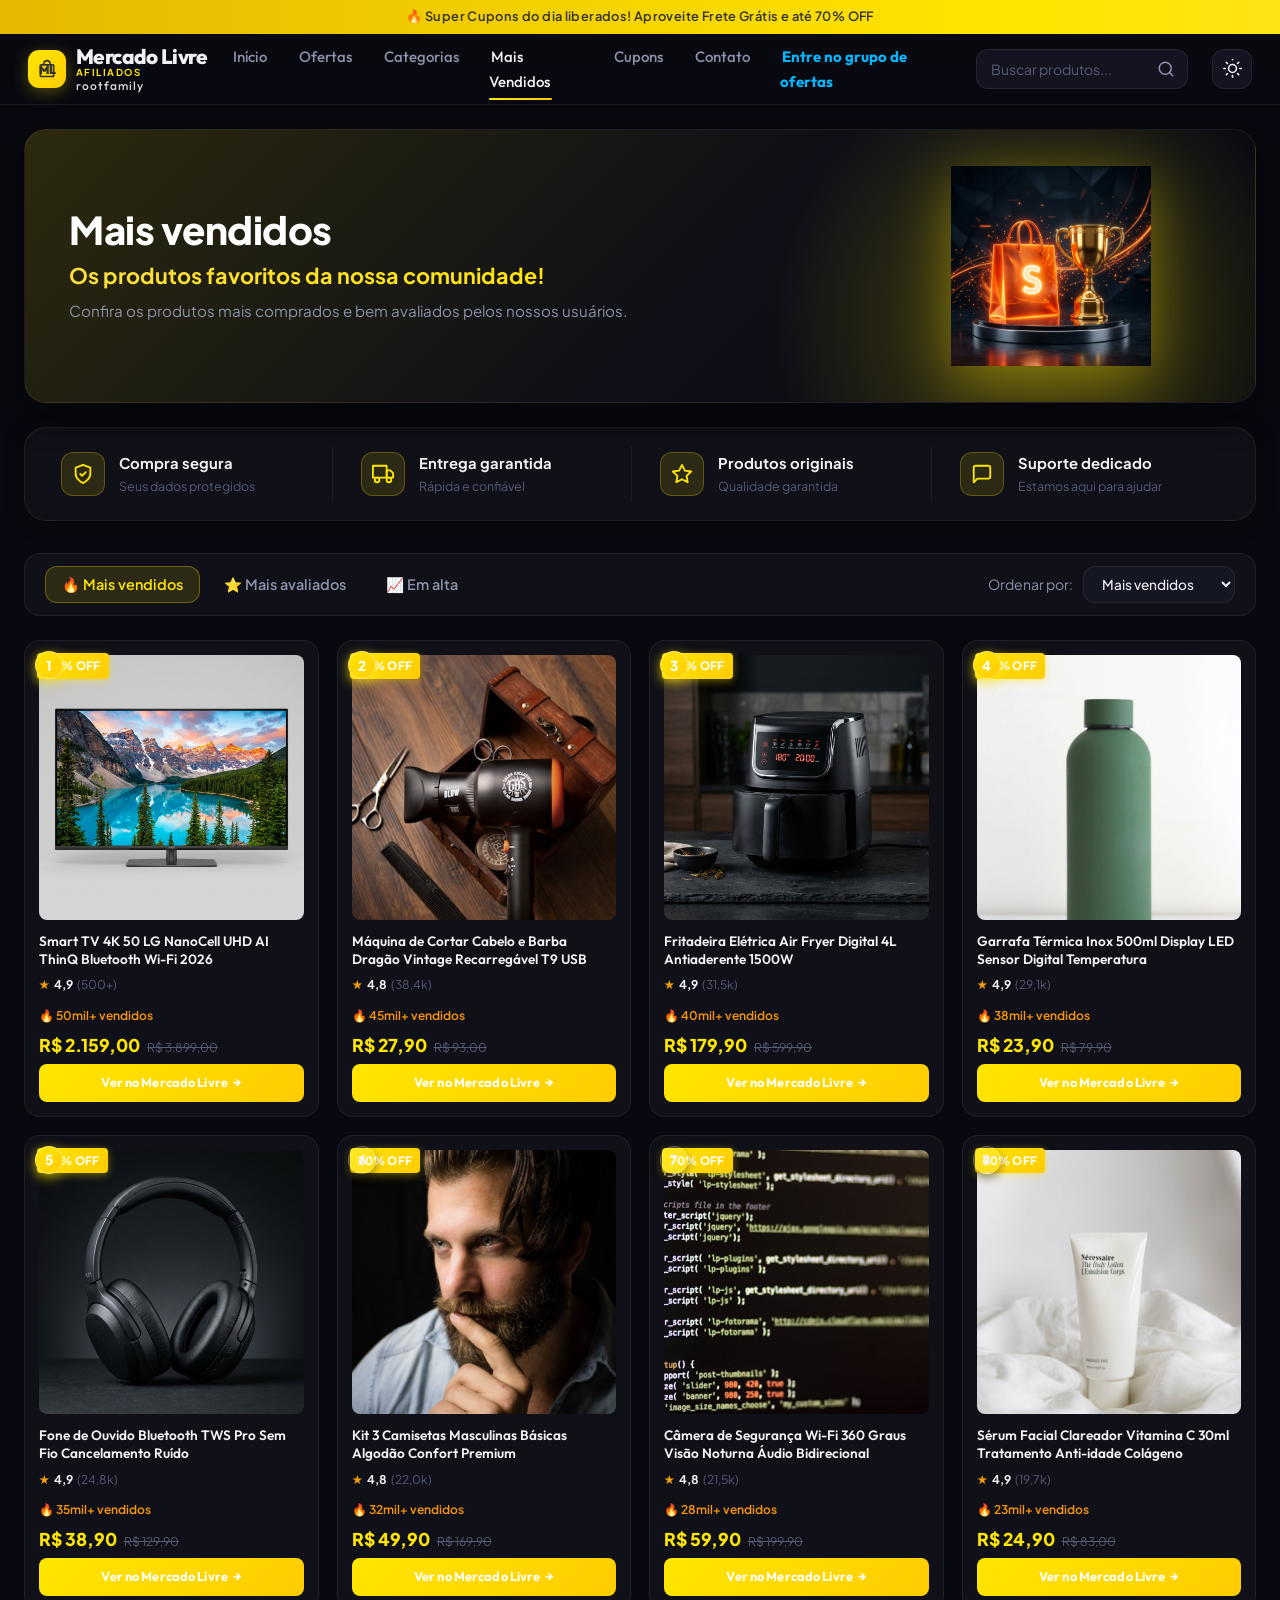
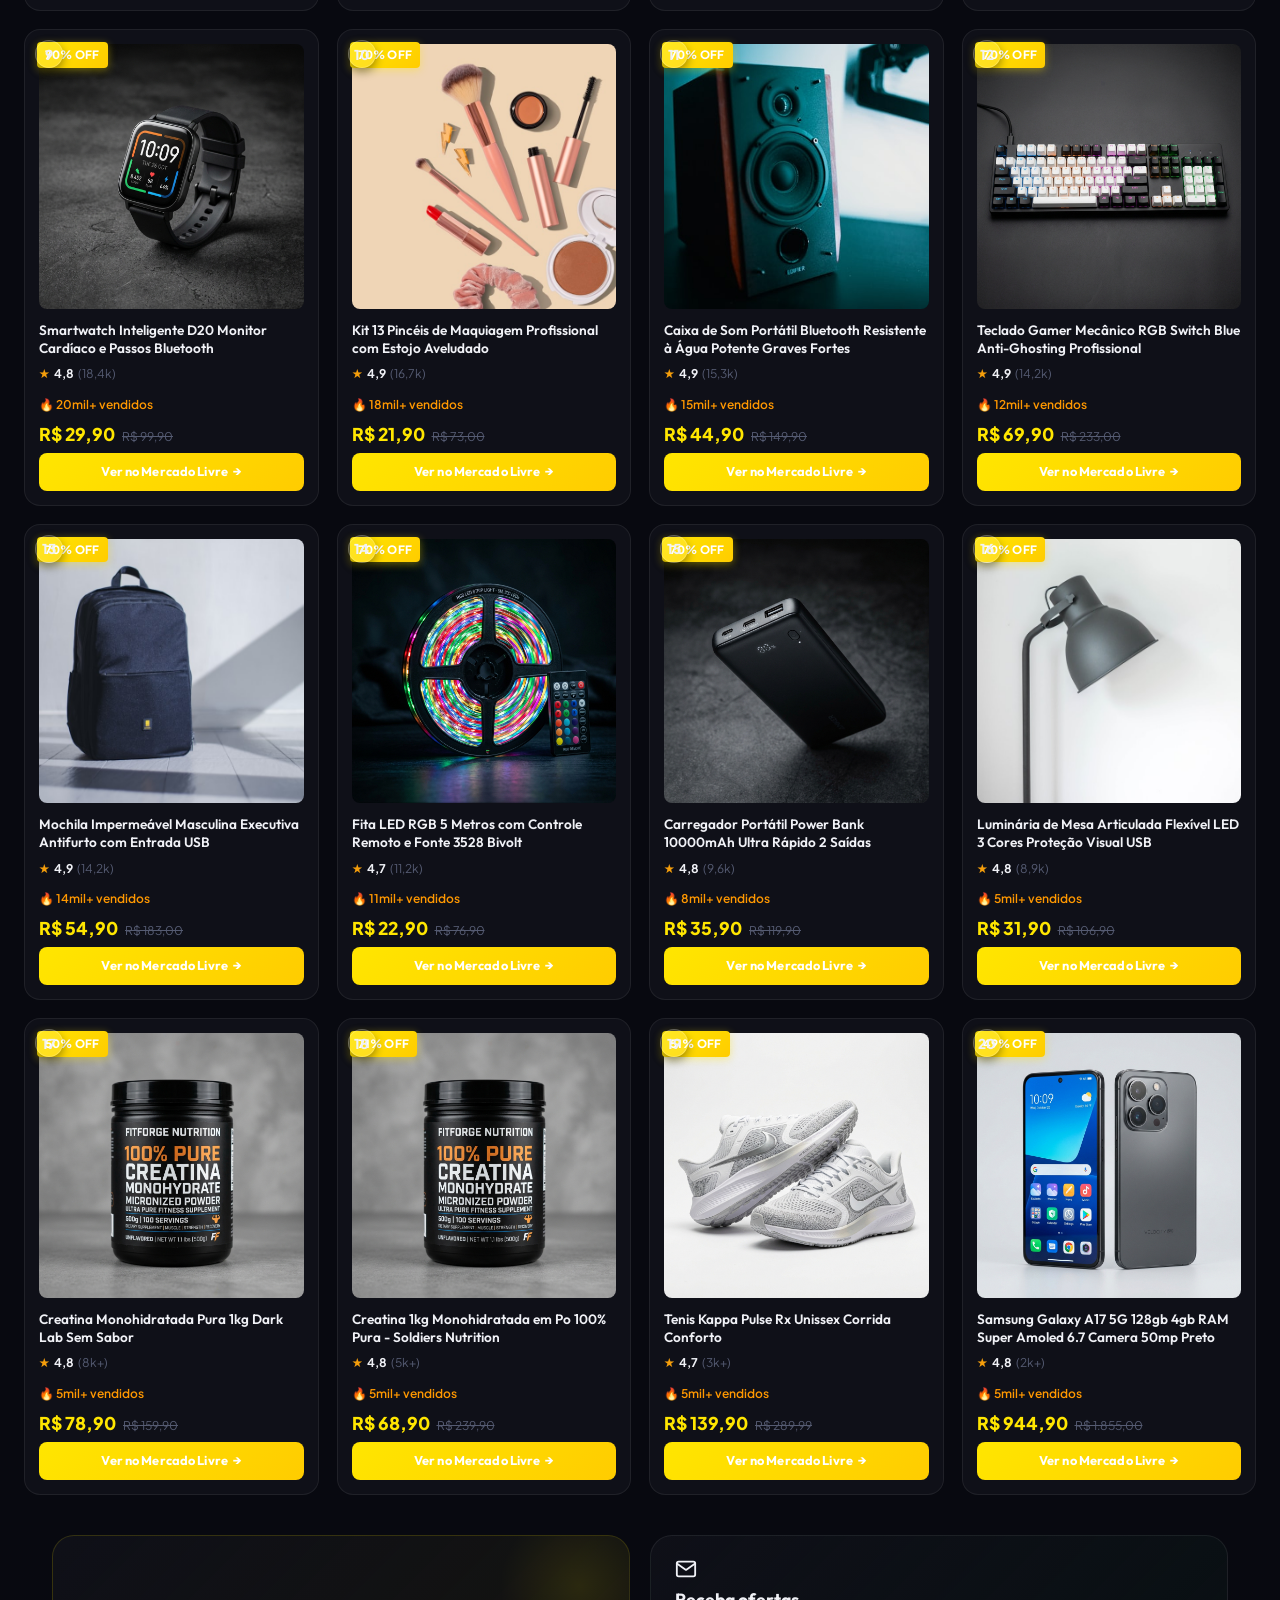
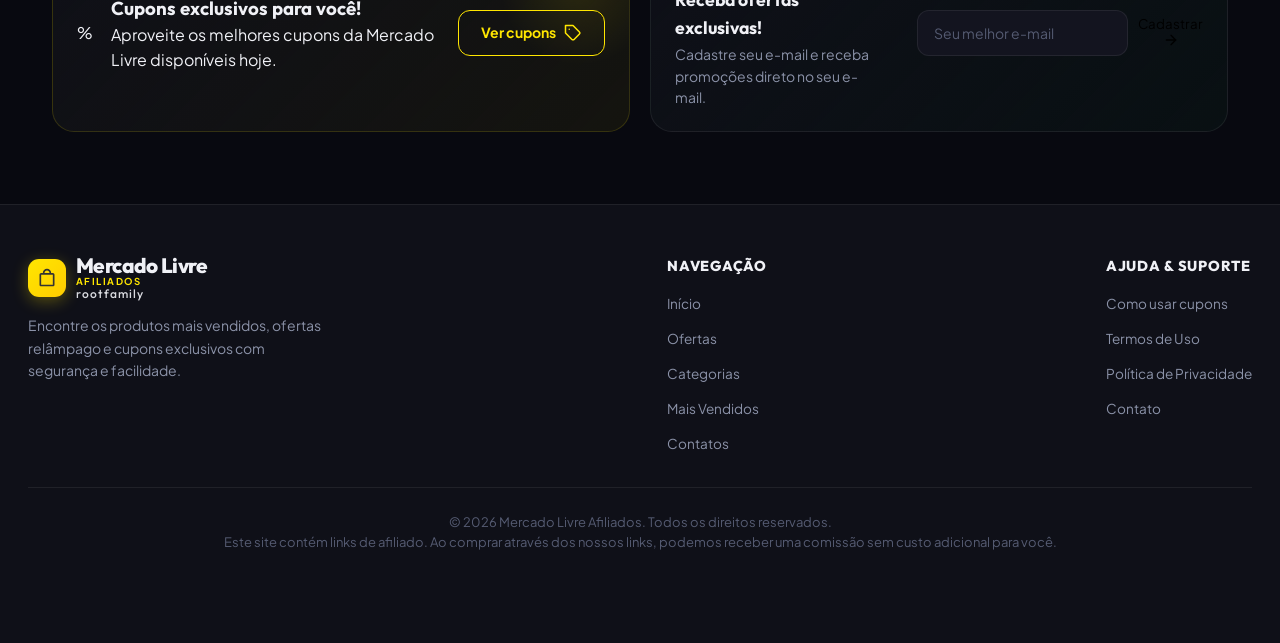
<file: mais-vendidos.html>
<!DOCTYPE html>
<html lang="pt-BR">
<head>
  <meta charset="UTF-8">
  <meta name="viewport" content="width=device-width, initial-scale=1.0">
  <title>Mercado Livre Afiliados | Os Produtos Mais Vendidos</title>
  <meta name="description" content="Confira os produtos mais vendidos, mais comprados e favoritos da comunidade Mercado Livre.">

  <!-- Favicon -->
  <link rel="icon" href="data:image/svg+xml,<svg xmlns='http://www.w3.org/2000/svg' viewBox='0 0 24 24' fill='%23ee4d2d'><path d='M19 6h-2c0-2.76-2.24-5-5-5S7 3.24 7 6H5c-1.1 0-2 .9-2 2v12c0 1.1.9 2 2 2h14c1.1 0 2-.9 2-2V8c0-1.1-.9-2-2-2zm-7-3c1.66 0 3 1.34 3 3H9c0-1.66 1.34-3 3-3zm7 17H5V8h14v12z'/></svg>">

  <!-- Google Fonts -->
  <link rel="preconnect" href="https://fonts.googleapis.com">
  <link rel="preconnect" href="https://fonts.gstatic.com" crossorigin>
  <link href="https://fonts.googleapis.com/css2?family=Outfit:wght@400;500;600;700;800;900&family=Plus+Jakarta+Sans:wght@400;500;600;700&display=swap" rel="stylesheet">

  <link rel="stylesheet" href="style.css">
</head>
<body>

  <!-- Top Announcement Bar -->
  <div class="top-announcement">
    <span>🔥 Super Cupons do dia liberados! Aproveite Frete Grátis e até 70% OFF</span>
  </div>

  <!-- Header / Navbar -->
  <header class="site-header" id="mainHeader">
    <div class="header-container">

      <!-- Mobile Hamburger Button -->
      <button class="mobile-menu-btn" id="mobileMenuBtn" aria-label="Abrir menu">
        <svg width="24" height="24" viewBox="0 0 24 24" fill="none" stroke="currentColor" stroke-width="2" stroke-linecap="round" stroke-linejoin="round">
          <line x1="3" y1="12" x2="21" y2="12"></line>
          <line x1="3" y1="6" x2="21" y2="6"></line>
          <line x1="3" y1="18" x2="21" y2="18"></line>
        </svg>
      </button>

      <!-- Logo -->
      <a href="index.html" class="logo">
        <div class="logo-icon" onclick="event.preventDefault(); event.stopPropagation(); window.location.href='login.html';" style="cursor: pointer;">
          <svg viewBox="0 0 24 24" fill="currentColor">
            <path d="M19 6h-2c0-2.76-2.24-5-5-5S7 3.24 7 6H5c-1.1 0-2 .9-2 2v12c0 1.1.9 2 2 2h14c1.1 0 2-.9 2-2V8c0-1.1-.9-2-2-2zm-7-3c1.66 0 3 1.34 3 3H9c0-1.66 1.34-3 3-3zm7 17H5V8h14v12z"/>
          </svg>
          <span class="logo-badge-s">S</span>
        </div>
        <div class="logo-text">
          <span class="brand-name">Mercado Livre</span>
          <span class="brand-sub">AFILIADOS</span>
          <span class="brand-root">rootfamily</span>
        </div>
      </a>

      <!-- Desktop Navigation Menu -->
      <nav class="desktop-nav" aria-label="Navegação Principal">
        <ul>
          <li><a href="index.html" class="nav-link">Início</a></li>
          <li><a href="ofertas.html" class="nav-link">Ofertas</a></li>
          <li><a href="categorias.html" class="nav-link">Categorias</a></li>
          <li><a href="mais-vendidos.html" class="nav-link active">Mais Vendidos</a></li>
          <li><a href="ofertas.html#cupons" class="nav-link">Cupons</a></li>
      <li><a href="#contato" class="nav-link">Contato</a></li>
          <li><a href="https://chat.whatsapp.com/CWm307LYTphFFVPdlFF1BP?s=cl&p=a&mlu=4&ilr=4" target="_blank" class="nav-link" style="color: #00b8ff; font-weight: bold;">Entre no grupo de ofertas</a></li>
        </ul>
      </nav>

      <!-- Search and Header Actions -->
      <div class="search-box">
          <input type="text" id="searchInput" placeholder="Buscar produtos..." autocomplete="off">
          <button type="button" class="search-btn" aria-label="Pesquisar">
            <svg width="18" height="18" viewBox="0 0 24 24" fill="none" stroke="currentColor" stroke-width="2" stroke-linecap="round" stroke-linejoin="round">
              <circle cx="11" cy="11" r="8"></circle>
              <line x1="21" y1="21" x2="16.65" y2="16.65"></line>
            </svg>
          </button>
        </div>
      <div class="header-actions">
        <button class="icon-btn theme-toggle" id="themeToggle" aria-label="Alternar tema" title="Modo Claro/Escuro">
          <svg class="sun-icon" width="19" height="19" viewBox="0 0 24 24" fill="none" stroke="currentColor" stroke-width="2" stroke-linecap="round" stroke-linejoin="round">
            <circle cx="12" cy="12" r="5"></circle>
            <line x1="12" y1="1" x2="12"></line>
            <line x1="12" y1="21" x2="12" y2="23"></line>
            <line x1="4.22" y1="4.22" x2="5.64" y2="5.64"></line>
            <line x1="18.36" y1="18.36" x2="19.78" y2="19.78"></line>
            <line x1="1" y1="12" x2="3" y2="12"></line>
            <line x1="21" y1="12" x2="23" y2="12"></line>
            <line x1="4.22" y1="19.78" x2="5.64" y2="18.36"></line>
            <line x1="18.36" y1="5.64" x2="19.78" y2="4.22"></line>
          </svg>
        </button>

      </div>

    </div>
  </header>

  <!-- Mobile Drawer Menu -->
  <div class="drawer-overlay" id="drawerOverlay"></div>
  <aside class="mobile-drawer" id="mobileDrawer">
    <div class="drawer-header">
      <div class="logo">
        <div class="logo-icon">
          <svg viewBox="0 0 24 24" fill="currentColor">
            <path d="M19 6h-2c0-2.76-2.24-5-5-5S7 3.24 7 6H5c-1.1 0-2 .9-2 2v12c0 1.1.9 2 2 2h14c1.1 0 2-.9 2-2V8c0-1.1-.9-2-2-2zm-7-3c1.66 0 3 1.34 3 3H9c0-1.66 1.34-3 3-3zm7 17H5V8h14v12z"/>
          </svg>
        </div>
        <div class="logo-text">
          <span class="brand-name">Mercado Livre</span>
          <span class="brand-sub">AFILIADOS</span>
          <span class="brand-root">rootfamily</span>
        </div>
      </div>
      <button class="drawer-close" id="drawerClose">✕</button>
    </div>
    <ul class="drawer-nav">
      <li><a href="index.html" class="drawer-link">🏠 Início</a></li>
      <li><a href="ofertas.html" class="drawer-link">🔥 Ofertas</a></li>
      <li><a href="categorias.html" class="drawer-link">🗂️ Categorias</a></li>
      <li><a href="mais-vendidos.html" class="drawer-link active">⭐ Mais Vendidos</a></li>
      <li><a href="ofertas.html#cupons" class="drawer-link">🎟️ Cupons</a></li>
      <li><a href="#contato" class="drawer-link">✉️ Contato</a></li>
      <li><a href="https://chat.whatsapp.com/CWm307LYTphFFVPdlFF1BP?s=cl&p=a&mlu=4&ilr=4" target="_blank" class="drawer-link" style="color: #00b8ff; font-weight: bold;">📱 Entre no grupo de ofertas</a></li>
    </ul>
  </aside>

  <!-- Main Container -->
  <main class="cat-page-container">

    <!-- Hero Banner -->
    <section class="bs-hero-banner">
      <div class="bs-hero-inner">
        <div class="bs-hero-text">
          <h1 class="bs-hero-title">Mais vendidos</h1>
          <p class="bs-hero-highlight">Os produtos favoritos da nossa comunidade!</p>
          <p class="bs-hero-desc">Confira os produtos mais comprados e bem avaliados pelos nossos usuários.</p>
        </div>
        <div class="bs-hero-artwork">
          <img src="assets/images/bestsellers-hero.png" alt="3D Mercado Livre Best Sellers Trophy Artwork" loading="lazy">
        </div>
      </div>
    </section>

    <!-- Trust Bar (4 Items) -->
    <section class="cat-trust-bar">
      <div class="cat-trust-item">
        <div class="cat-trust-icon">
          <svg width="22" height="22" viewBox="0 0 24 24" fill="none" stroke="currentColor" stroke-width="2" stroke-linecap="round" stroke-linejoin="round">
            <path d="M12 22s8-4 8-10V5l-8-3-8 3v7c0 6 8 10 8 10z"></path>
            <polyline points="9 12 11 14 15 10"></polyline>
          </svg>
        </div>
        <div class="cat-trust-info">
          <span class="cat-trust-title">Compra segura</span>
          <span class="cat-trust-desc">Seus dados protegidos</span>
        </div>
      </div>

      <div class="cat-trust-item">
        <div class="cat-trust-icon">
          <svg width="22" height="22" viewBox="0 0 24 24" fill="none" stroke="currentColor" stroke-width="2" stroke-linecap="round" stroke-linejoin="round">
            <rect x="1" y="3" width="15" height="13"></rect>
            <polygon points="16 8 20 8 23 11 23 16 16 16 16 8"></polygon>
            <circle cx="5.5" cy="18.5" r="2.5"></circle>
            <circle cx="18.5" cy="18.5" r="2.5"></circle>
          </svg>
        </div>
        <div class="cat-trust-info">
          <span class="cat-trust-title">Entrega garantida</span>
          <span class="cat-trust-desc">Rápida e confiável</span>
        </div>
      </div>

      <div class="cat-trust-item">
        <div class="cat-trust-icon">
          <svg width="22" height="22" viewBox="0 0 24 24" fill="none" stroke="currentColor" stroke-width="2" stroke-linecap="round" stroke-linejoin="round">
            <path d="M12 2l3.09 6.26L22 9.27l-5 4.87 1.18 6.88L12 17.77l-6.18 3.25L7 14.14 2 9.27l6.91-1.01L12 2z"></path>
          </svg>
        </div>
        <div class="cat-trust-info">
          <span class="cat-trust-title">Produtos originais</span>
          <span class="cat-trust-desc">Qualidade garantida</span>
        </div>
      </div>

      <div class="cat-trust-item">
        <div class="cat-trust-icon">
          <svg width="22" height="22" viewBox="0 0 24 24" fill="none" stroke="currentColor" stroke-width="2" stroke-linecap="round" stroke-linejoin="round">
            <path d="M21 15a2 2 0 0 1-2 2H7l-4 4V5a2 2 0 0 1 2-2h14a2 2 0 0 1 2 2z"></path>
          </svg>
        </div>
        <div class="cat-trust-info">
          <span class="cat-trust-title">Suporte dedicado</span>
          <span class="cat-trust-desc">Estamos aqui para ajudar</span>
        </div>
      </div>
    </section>

    <!-- Toolbar Filters -->
    <section class="bs-toolbar">
      <div class="bs-filter-tabs" id="bsTabs">
        <button type="button" class="bs-tab-btn active" data-filter="bestseller">🔥 Mais vendidos</button>
        <button type="button" class="bs-tab-btn" data-filter="toprated">⭐ Mais avaliados</button>
        <button type="button" class="bs-tab-btn" data-filter="trending">📈 Em alta</button>
      </div>
      <div class="bs-sort-group">
        <label for="bsSortSelect">Ordenar por:</label>
        <select id="bsSortSelect" class="bs-sort-select">
          <option value="bestseller">Mais vendidos</option>
          <option value="rating">Mais avaliados</option>
          <option value="discount">Maior desconto</option>
          <option value="price-asc">Menor preço</option>
          <option value="price-desc">Maior preço</option>
        </select>
      </div>
    </section>

    <!-- Best Sellers Grid (5 Columns with Ranking Badges) -->
    <section class="bs-grid-5" id="bestsellersGrid">
      <!-- Dynamically rendered by script.js -->
    </section>

    <!-- Bottom Row (Cupons + Newsletter) -->
    <section class="offers-bottom-row">
      <div class="offers-bottom-inner">

        <!-- Cupons Card -->
        <div class="coupon-banner-card">
          <div class="coupon-banner-left">
            <div class="coupon-icon-glow">
              <span>%</span>
            </div>
            <div class="coupon-banner-info">
              <h3>Cupons exclusivos para você!</h3>
              <p>Aproveite os melhores cupons da Mercado Livre disponíveis hoje.</p>
            </div>
          </div>
          <a href="ofertas.html#cupons" class="btn-outline-coupon">
            <span>Ver cupons</span>
            <svg width="18" height="18" viewBox="0 0 24 24" fill="none" stroke="currentColor" stroke-width="2" stroke-linecap="round" stroke-linejoin="round">
              <path d="M20.59 13.41l-7.17 7.17a2 2 0 0 1-2.83 0L2 12V2h10l8.59 8.59a2 2 0 0 1 0 2.82z"></path>
              <line x1="7" y1="7" x2="7.01" y2="7"></line>
            </svg>
          </a>
        </div>

        <!-- Newsletter Card -->
        <div class="newsletter-card">
          <div class="newsletter-info">
            <div class="news-icon-box">
              <svg width="22" height="22" viewBox="0 0 24 24" fill="none" stroke="currentColor" stroke-width="2" stroke-linecap="round" stroke-linejoin="round">
                <path d="M4 4h16c1.1 0 2 .9 2 2v12c0 1.1-.9 2-2 2H4c-1.1 0-2-.9-2-2V6c0-1.1.9-2 2-2z"></path>
                <polyline points="22,6 12,13 2,6"></polyline>
              </svg>
            </div>
            <div class="news-text">
              <h3>Receba ofertas exclusivas!</h3>
              <p>Cadastre seu e-mail e receba promoções direto no seu e-mail.</p>
            </div>
          </div>
          <form class="newsletter-form" onsubmit="event.preventDefault(); if(window.showToast) window.showToast('E-mail cadastrado com sucesso! 🎉', 'success');">
            <input type="email" placeholder="Seu melhor e-mail" required>
            <button type="submit" class="btn-submit-news">
              <span>Cadastrar</span>
              <svg width="16" height="16" viewBox="0 0 24 24" fill="none" stroke="currentColor" stroke-width="2" stroke-linecap="round" stroke-linejoin="round">
                <line x1="5" y1="12" x2="19" y2="12"></line>
                <polyline points="12 5 19 12 12 19"></polyline>
              </svg>
            </button>
          </form>
        </div>

      </div>
    </section>

  </main>

  <!-- Footer -->
  <footer class="site-footer">
    <div class="footer-container">
      <div class="footer-brand">
        <div class="logo">
          <div class="logo-icon">
            <svg viewBox="0 0 24 24" fill="currentColor">
              <path d="M19 6h-2c0-2.76-2.24-5-5-5S7 3.24 7 6H5c-1.1 0-2 .9-2 2v12c0 1.1.9 2 2 2h14c1.1 0 2-.9 2-2V8c0-1.1-.9-2-2-2zm-7-3c1.66 0 3 1.34 3 3H9c0-1.66 1.34-3 3-3zm7 17H5V8h14v12z"/>
            </svg>
          </div>
          <div class="logo-text">
            <span class="brand-name">Mercado Livre</span>
            <span class="brand-sub">AFILIADOS</span>
          <span class="brand-root">rootfamily</span>
          </div>
        </div>
        <p class="footer-desc">Encontre os produtos mais vendidos, ofertas relâmpago e cupons exclusivos com segurança e facilidade.</p>
      </div>

      <div class="footer-col">
        <h4 class="footer-title">Navegação</h4>
        <ul class="footer-links">
          <li><a href="index.html">Início</a></li>
          <li><a href="ofertas.html">Ofertas</a></li>
          <li><a href="categorias.html">Categorias</a></li>
          <li><a href="mais-vendidos.html">Mais Vendidos</a></li>
          <li><a href="https://wa.me/5524993348655" target="_blank">Contatos</a></li>
        </ul>
      </div>

      <div class="footer-col">
        <h4 class="footer-title">Ajuda & Suporte</h4>
        <ul class="footer-links">
          <li><a href="ofertas.html#cupons">Como usar cupons</a></li>
          <li><a href="#">Termos de Uso</a></li>
          <li><a href="#">Política de Privacidade</a></li>
      <li><a href="#contato">Contato</a></li>
        </ul>
      </div>
    </div>

    <div class="footer-bottom">
      <div class="footer-bottom-container">
        <p>&copy; 2026 Mercado Livre Afiliados. Todos os direitos reservados.</p>
        <p class="disclaimer">Este site contém links de afiliado. Ao comprar através dos nossos links, podemos receber uma comissão sem custo adicional para você.</p>
      </div>
    </div>
  </footer>

  <!-- Notification Toast -->
  <div id="toastContainer" class="toast-container"></div>

  <!-- Scripts -->
  <script src="data/products.js"></script>
  <script src="script.js"></script>
</body>
</html>
</file>
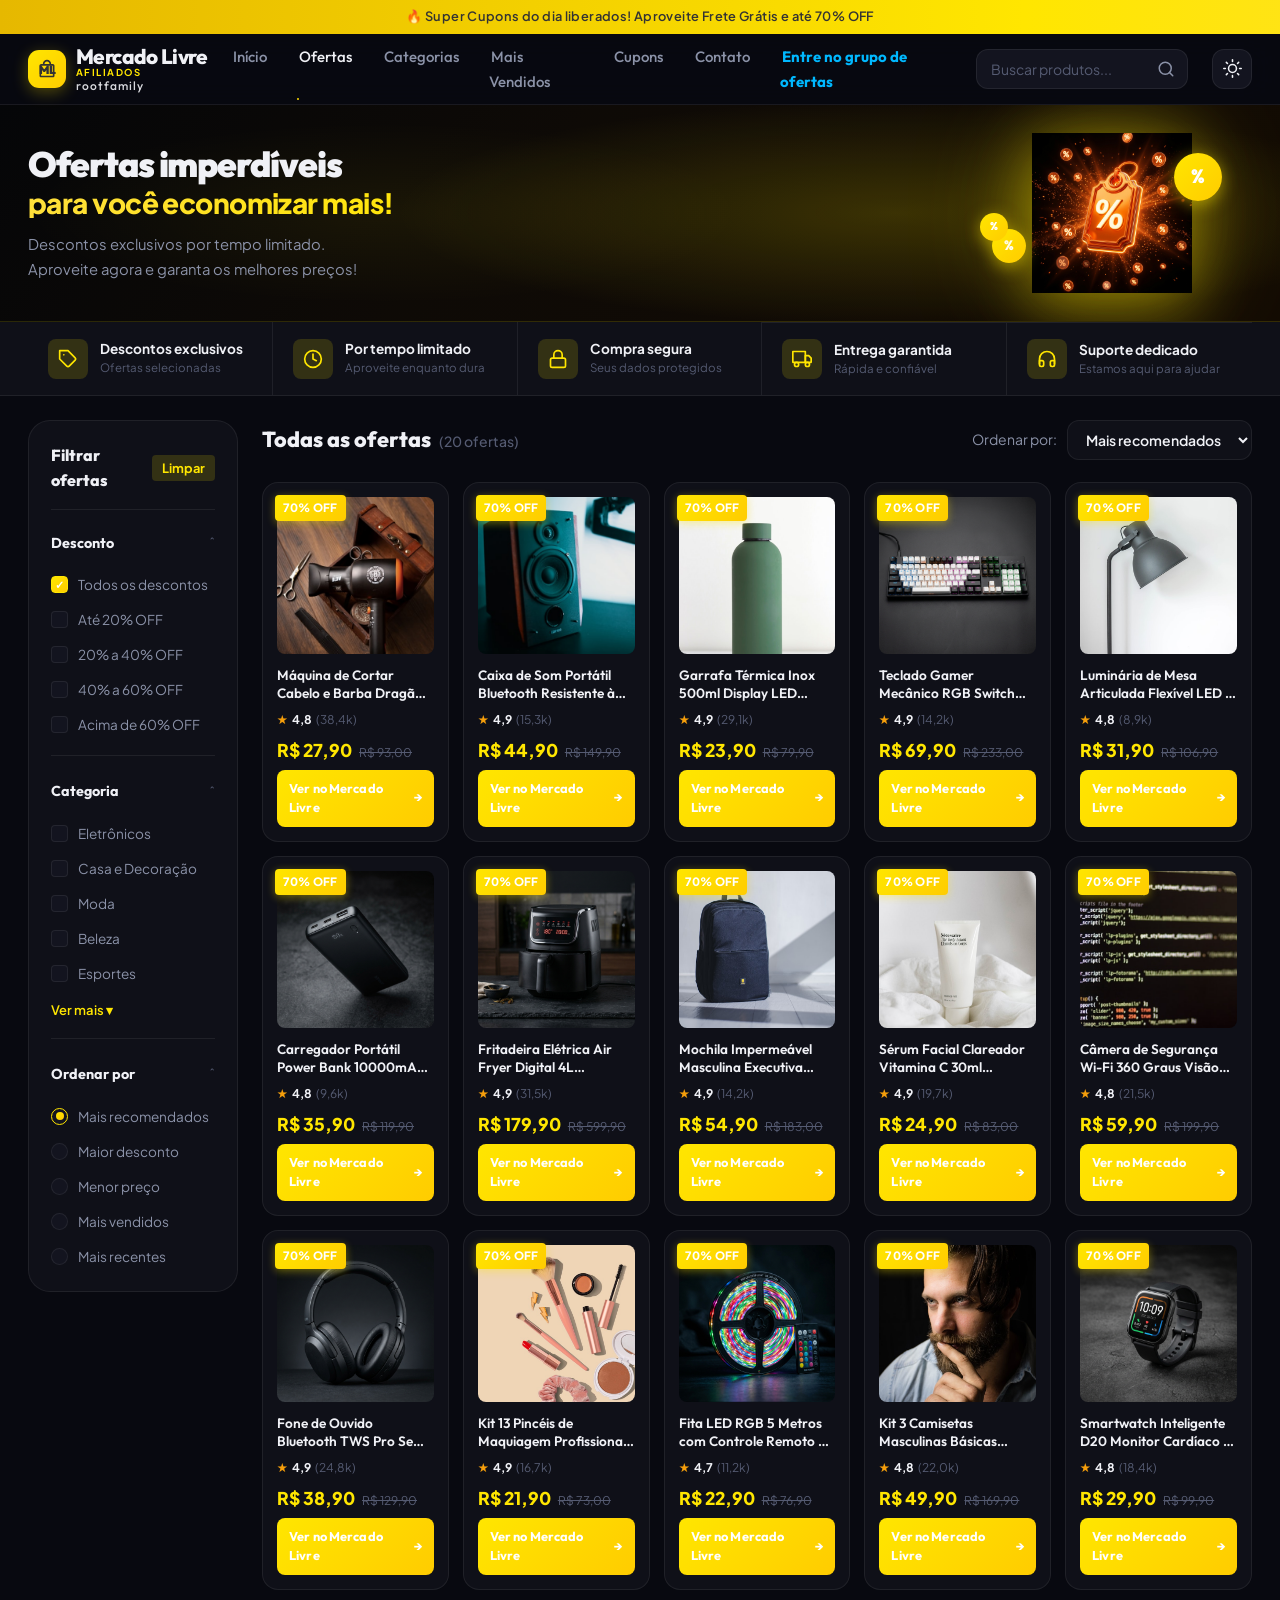
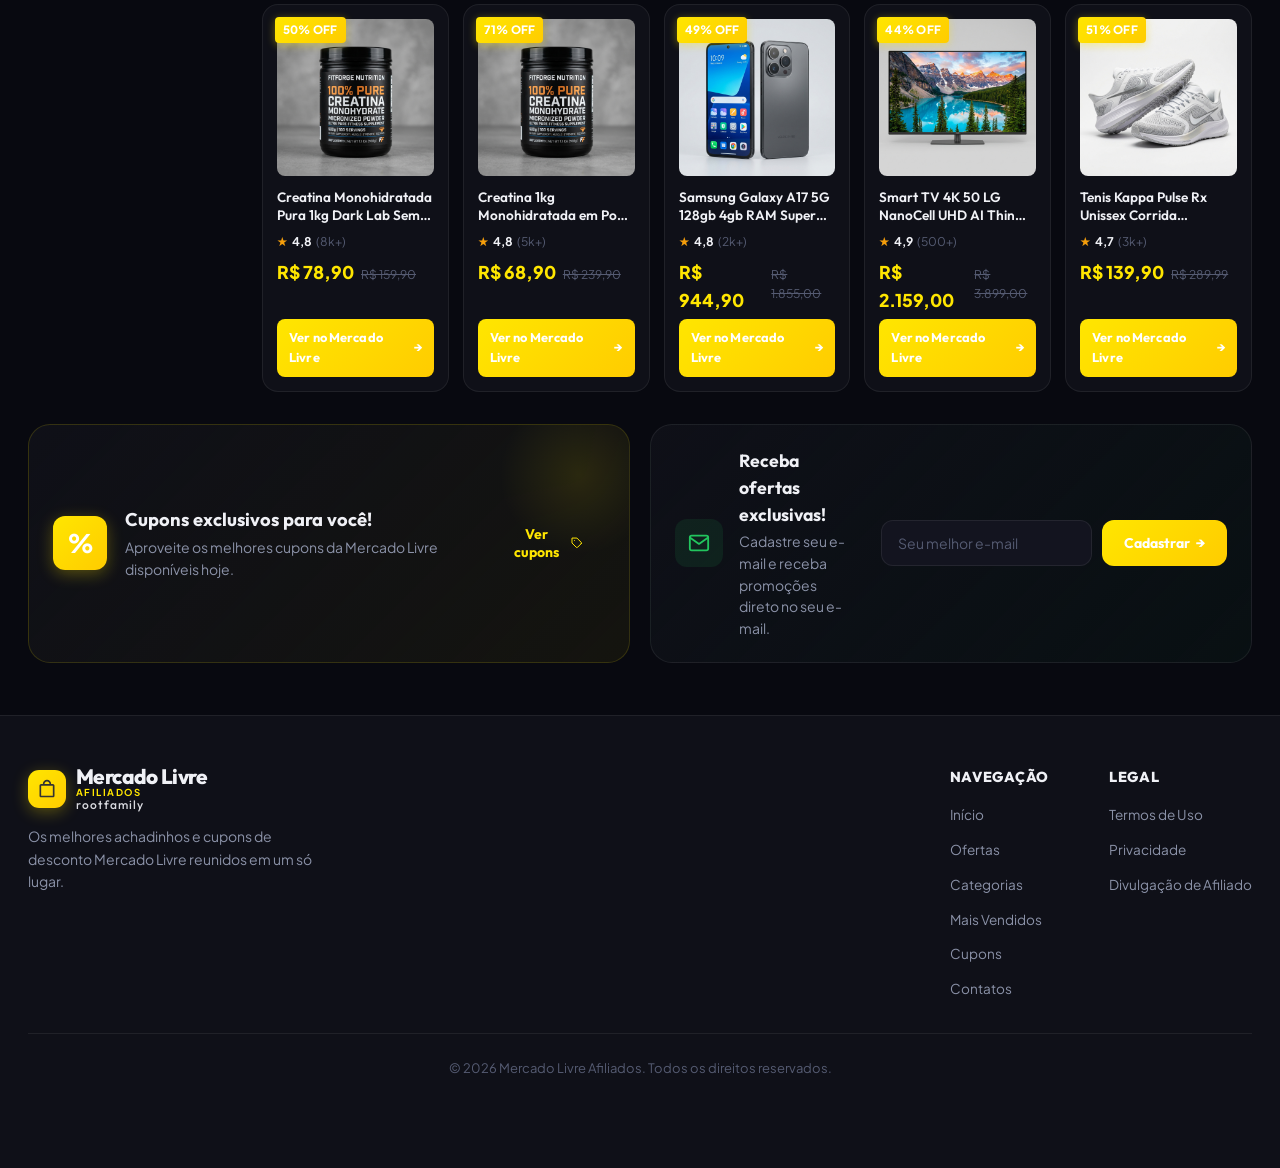
<file: ofertas.html>
<!DOCTYPE html>
<html lang="pt-BR">
<head>
  <meta charset="UTF-8">
  <meta name="viewport" content="width=device-width, initial-scale=1.0">
  <title>Mercado Livre Afiliados | Todas as Ofertas e Descontos Imperdíveis</title>
  <meta name="description" content="Filtre e encontre os melhores produtos com até 70% OFF e cupons exclusivos da Mercado Livre.">

  <!-- Favicon -->
  <link rel="icon" href="data:image/svg+xml,<svg xmlns='http://www.w3.org/2000/svg' viewBox='0 0 24 24' fill='%23ee4d2d'><path d='M19 6h-2c0-2.76-2.24-5-5-5S7 3.24 7 6H5c-1.1 0-2 .9-2 2v12c0 1.1.9 2 2 2h14c1.1 0 2-.9 2-2V8c0-1.1-.9-2-2-2zm-7-3c1.66 0 3 1.34 3 3H9c0-1.66 1.34-3 3-3zm7 17H5V8h14v12z'/></svg>">

  <!-- Google Fonts -->
  <link rel="preconnect" href="https://fonts.googleapis.com">
  <link rel="preconnect" href="https://fonts.gstatic.com" crossorigin>
  <link href="https://fonts.googleapis.com/css2?family=Outfit:wght@400;500;600;700;800;900&family=Plus+Jakarta+Sans:wght@400;500;600;700&display=swap" rel="stylesheet">

  <link rel="stylesheet" href="style.css">
</head>
<body>

  <!-- Top Announcement Bar -->
  <div class="top-announcement">
    <span>🔥 Super Cupons do dia liberados! Aproveite Frete Grátis e até 70% OFF</span>
  </div>

  <!-- Header / Navbar -->
  <header class="site-header" id="mainHeader">
    <div class="header-container">

      <!-- Mobile Hamburger Button -->
      <button class="mobile-menu-btn" id="mobileMenuBtn" aria-label="Abrir menu">
        <svg width="24" height="24" viewBox="0 0 24 24" fill="none" stroke="currentColor" stroke-width="2" stroke-linecap="round" stroke-linejoin="round">
          <line x1="3" y1="12" x2="21" y2="12"></line>
          <line x1="3" y1="6" x2="21" y2="6"></line>
          <line x1="3" y1="18" x2="21" y2="18"></line>
        </svg>
      </button>

      <!-- Logo -->
      <a href="index.html" class="logo">
          <div class="logo-icon" onclick="event.preventDefault(); event.stopPropagation(); window.location.href='login.html';" style="cursor: pointer;">
            <svg viewBox="0 0 24 24" fill="currentColor">
              <path d="M19 6h-2c0-2.76-2.24-5-5-5S7 3.24 7 6H5c-1.1 0-2 .9-2 2v12c0 1.1.9 2 2 2h14c1.1 0 2-.9 2-2V8c0-1.1-.9-2-2-2zm-7-3c1.66 0 3 1.34 3 3H9c0-1.66 1.34-3 3-3zm7 17H5V8h14v12z"/>
            </svg>
            <span class="logo-badge-s">S</span>
          </div>
        <div class="logo-text">
          <span class="brand-name">Mercado Livre</span>
          <span class="brand-sub">AFILIADOS</span>
          <span class="brand-root">rootfamily</span>
        </div>
      </a>

      <!-- Desktop Navigation Menu -->
      <nav class="desktop-nav" aria-label="Navegação Principal">
        <ul>
          <li><a href="index.html" class="nav-link">Início</a></li>
          <li><a href="ofertas.html" class="nav-link active">Ofertas</a></li>
          <li><a href="categorias.html" class="nav-link">Categorias</a></li>
          <li><a href="mais-vendidos.html" class="nav-link">Mais Vendidos</a></li>
          <li><a href="#cupons" class="nav-link" id="navCupons">Cupons</a></li>
      <li><a href="#contato" class="nav-link">Contato</a></li>
          <li><a href="https://chat.whatsapp.com/CWm307LYTphFFVPdlFF1BP?s=cl&p=a&mlu=4&ilr=4" target="_blank" class="nav-link" style="color: #00b8ff; font-weight: bold;">Entre no grupo de ofertas</a></li>
        </ul>
      </nav>

      <!-- Search and Header Actions -->
      <div class="search-box">
          <input type="text" id="searchInput" placeholder="Buscar produtos..." autocomplete="off">
          <button type="button" class="search-btn" aria-label="Pesquisar">
            <svg width="18" height="18" viewBox="0 0 24 24" fill="none" stroke="currentColor" stroke-width="2" stroke-linecap="round" stroke-linejoin="round">
              <circle cx="11" cy="11" r="8"></circle>
              <line x1="21" y1="21" x2="16.65" y2="16.65"></line>
            </svg>
          </button>
        </div>
      <div class="header-actions">
        <button class="icon-btn theme-toggle" id="themeToggle" aria-label="Alternar tema" title="Modo Claro/Escuro">
          <svg class="sun-icon" width="19" height="19" viewBox="0 0 24 24" fill="none" stroke="currentColor" stroke-width="2" stroke-linecap="round" stroke-linejoin="round">
            <circle cx="12" cy="12" r="5"></circle>
            <line x1="12" y1="1" x2="12" y2="3"></line>
            <line x1="12" y1="21" x2="12" y2="23"></line>
            <line x1="4.22" y1="4.22" x2="5.64" y2="5.64"></line>
            <line x1="18.36" y1="18.36" x2="19.78" y2="19.78"></line>
            <line x1="1" y1="12" x2="3" y2="12"></line>
            <line x1="21" y1="12" x2="23" y2="12"></line>
            <line x1="4.22" y1="19.78" x2="5.64" y2="18.36"></line>
            <line x1="18.36" y1="5.64" x2="19.78" y2="4.22"></line>
          </svg>
        </button>

      </div>

    </div>
  </header>

  <!-- Mobile Drawer Menu -->
  <div class="drawer-overlay" id="drawerOverlay"></div>
  <aside class="mobile-drawer" id="mobileDrawer">
    <div class="drawer-header">
      <div class="logo">
        <div class="logo-icon">
          <svg viewBox="0 0 24 24" fill="currentColor">
            <path d="M19 6h-2c0-2.76-2.24-5-5-5S7 3.24 7 6H5c-1.1 0-2 .9-2 2v12c0 1.1.9 2 2 2h14c1.1 0 2-.9 2-2V8c0-1.1-.9-2-2-2zm-7-3c1.66 0 3 1.34 3 3H9c0-1.66 1.34-3 3-3zm7 17H5V8h14v12z"/>
          </svg>
        </div>
        <div class="logo-text">
          <span class="brand-name">Mercado Livre</span>
          <span class="brand-sub">AFILIADOS</span>
          <span class="brand-root">rootfamily</span>
        </div>
      </div>
      <button class="drawer-close" id="drawerClose">✕</button>
    </div>
    <ul class="drawer-nav">
      <li><a href="index.html" class="drawer-link">🏠 Início</a></li>
      <li><a href="ofertas.html" class="drawer-link active">🔥 Ofertas</a></li>
      <li><a href="categorias.html" class="drawer-link">🗂️ Categorias</a></li>
      <li><a href="mais-vendidos.html" class="drawer-link">⭐ Mais Vendidos</a></li>
      <li><a href="#cupons" class="drawer-link">🎟️ Cupons</a></li>
      <li><a href="#contato" class="drawer-link">✉️ Contato</a></li>
      <li><a href="https://chat.whatsapp.com/CWm307LYTphFFVPdlFF1BP?s=cl&p=a&mlu=4&ilr=4" target="_blank" class="drawer-link" style="color: #00b8ff; font-weight: bold;">📱 Entre no grupo de ofertas</a></li>
    </ul>
  </aside>

  <!-- ===================================================
       OFFERS HERO BANNER
       =================================================== -->
  <section class="offers-hero-banner">
    <div class="offers-hero-inner">
      <div class="offers-hero-text">
        <h1 class="offers-hero-heading">Ofertas imperdíveis</h1>
        <p class="offers-hero-sub">para você economizar mais!</p>
        <p class="offers-hero-desc">Descontos exclusivos por tempo limitado.<br>Aproveite agora e garanta os melhores preços!</p>
      </div>
      <div class="offers-hero-visual">
        <div class="offers-hero-glow"></div>
        <img src="assets/images/offers-hero-tag.png" alt="Ofertas Mercado Livre" class="offers-hero-img">
        <div class="offers-floating-badge badge-1">%</div>
        <div class="offers-floating-badge badge-2">%</div>
        <div class="offers-floating-badge badge-3">%</div>
      </div>
    </div>
  </section>

  <!-- ===================================================
       TRUST BAR
       =================================================== -->
  <section class="offers-trust-bar">
    <div class="offers-trust-container">

      <div class="trust-card">
        <div class="trust-icon-box">
          <svg width="20" height="20" viewBox="0 0 24 24" fill="none" stroke="currentColor" stroke-width="2" stroke-linecap="round" stroke-linejoin="round">
            <path d="M20.59 13.41l-7.17 7.17a2 2 0 0 1-2.83 0L2 12V2h10l8.59 8.59a2 2 0 0 1 0 2.82z"></path>
            <line x1="7" y1="7" x2="7.01" y2="7"></line>
          </svg>
        </div>
        <div class="trust-info">
          <strong>Descontos exclusivos</strong>
          <span>Ofertas selecionadas</span>
        </div>
      </div>

      <div class="trust-card">
        <div class="trust-icon-box">
          <svg width="20" height="20" viewBox="0 0 24 24" fill="none" stroke="currentColor" stroke-width="2" stroke-linecap="round" stroke-linejoin="round">
            <circle cx="12" cy="12" r="10"></circle>
            <polyline points="12 6 12 12 16 14"></polyline>
          </svg>
        </div>
        <div class="trust-info">
          <strong>Por tempo limitado</strong>
          <span>Aproveite enquanto dura</span>
        </div>
      </div>

      <div class="trust-card">
        <div class="trust-icon-box">
          <svg width="20" height="20" viewBox="0 0 24 24" fill="none" stroke="currentColor" stroke-width="2" stroke-linecap="round" stroke-linejoin="round">
            <rect x="3" y="11" width="18" height="11" rx="2" ry="2"></rect>
            <path d="M7 11V7a5 5 0 0 1 10 0v4"></path>
          </svg>
        </div>
        <div class="trust-info">
          <strong>Compra segura</strong>
          <span>Seus dados protegidos</span>
        </div>
      </div>

      <div class="trust-card">
        <div class="trust-icon-box">
          <svg width="20" height="20" viewBox="0 0 24 24" fill="none" stroke="currentColor" stroke-width="2" stroke-linecap="round" stroke-linejoin="round">
            <rect x="1" y="3" width="15" height="13"></rect>
            <polygon points="16 8 20 8 23 11 23 16 16 16 16 8"></polygon>
            <circle cx="5.5" cy="18.5" r="2.5"></circle>
            <circle cx="18.5" cy="18.5" r="2.5"></circle>
          </svg>
        </div>
        <div class="trust-info">
          <strong>Entrega garantida</strong>
          <span>Rápida e confiável</span>
        </div>
      </div>

      <div class="trust-card">
        <div class="trust-icon-box">
          <svg width="20" height="20" viewBox="0 0 24 24" fill="none" stroke="currentColor" stroke-width="2" stroke-linecap="round" stroke-linejoin="round">
            <path d="M3 18v-6a9 9 0 0 1 18 0v6"></path>
            <path d="M21 19a2 2 0 0 1-2 2h-1a2 2 0 0 1-2-2v-3a2 2 0 0 1 2-2h3zM3 19a2 2 0 0 0 2 2h1a2 2 0 0 0 2-2v-3a2 2 0 0 0-2-2H3z"></path>
          </svg>
        </div>
        <div class="trust-info">
          <strong>Suporte dedicado</strong>
          <span>Estamos aqui para ajudar</span>
        </div>
      </div>

    </div>
  </section>

  <!-- Mobile Filter Overlay -->
  <div class="filter-mobile-overlay" id="filterMobileOverlay"></div>

  <!-- Main Content -->
  <main class="main-content">

    <section class="offers-section" id="ofertas">
      <div class="offers-container">

        <!-- Mobile Filter Toggle -->
        <button type="button" class="mobile-filter-toggle" id="mobileFilterToggle">
          <svg width="18" height="18" viewBox="0 0 24 24" fill="none" stroke="currentColor" stroke-width="2" stroke-linecap="round" stroke-linejoin="round">
            <line x1="4" y1="6" x2="20" y2="6"></line>
            <line x1="8" y1="12" x2="16" y2="12"></line>
            <line x1="11" y1="18" x2="13" y2="18"></line>
          </svg>
          Filtrar Ofertas
        </button>

        <!-- Left Sidebar Filters -->
        <aside class="sidebar-filter-box">
          <button class="modal-close mobile-filter-close" id="mobileFilterClose" title="Fechar filtros">✕</button>
          <div class="sidebar-header">
            <h2 class="sidebar-title">Filtrar ofertas</h2>
            <button type="button" class="clear-btn" id="clearFiltersBtn">Limpar</button>
          </div>

          <form id="filterForm">
            <!-- Filter Group: Desconto -->
            <div class="filter-group">
              <div class="filter-group-header">
                <h3>Desconto</h3>
                <span class="chevron-icon">ˆ</span>
              </div>
              <div class="filter-group-content">
                <label class="checkbox-item">
                  <input type="checkbox" name="filter-disc" value="all" checked>
                  <span class="custom-checkbox"></span>
                  <span class="label-text">Todos os descontos</span>
                </label>
                <label class="checkbox-item">
                  <input type="checkbox" name="filter-disc" value="0-20">
                  <span class="custom-checkbox"></span>
                  <span class="label-text">Até 20% OFF</span>
                </label>
                <label class="checkbox-item">
                  <input type="checkbox" name="filter-disc" value="20-40">
                  <span class="custom-checkbox"></span>
                  <span class="label-text">20% a 40% OFF</span>
                </label>
                <label class="checkbox-item">
                  <input type="checkbox" name="filter-disc" value="40-60">
                  <span class="custom-checkbox"></span>
                  <span class="label-text">40% a 60% OFF</span>
                </label>
                <label class="checkbox-item">
                  <input type="checkbox" name="filter-disc" value="60+">
                  <span class="custom-checkbox"></span>
                  <span class="label-text">Acima de 60% OFF</span>
                </label>
              </div>
            </div>

            <!-- Filter Group: Categoria -->
            <div class="filter-group">
              <div class="filter-group-header">
                <h3>Categoria</h3>
                <span class="chevron-icon">ˆ</span>
              </div>
              <div class="filter-group-content">
                <label class="checkbox-item">
                  <input type="checkbox" name="filter-cat" value="eletronicos">
                  <span class="custom-checkbox"></span>
                  <span class="label-text">Eletrônicos</span>
                </label>
                <label class="checkbox-item">
                  <input type="checkbox" name="filter-cat" value="casa">
                  <span class="custom-checkbox"></span>
                  <span class="label-text">Casa e Decoração</span>
                </label>
                <label class="checkbox-item">
                  <input type="checkbox" name="filter-cat" value="moda">
                  <span class="custom-checkbox"></span>
                  <span class="label-text">Moda</span>
                </label>
                <label class="checkbox-item">
                  <input type="checkbox" name="filter-cat" value="beleza">
                  <span class="custom-checkbox"></span>
                  <span class="label-text">Beleza</span>
                </label>
                <label class="checkbox-item">
                  <input type="checkbox" name="filter-cat" value="esportes">
                  <span class="custom-checkbox"></span>
                  <span class="label-text">Esportes</span>
                </label>
                <a href="index.html#categorias" class="ver-mais-link">Ver mais ▾</a>
              </div>
            </div>

            <!-- Filter Group: Ordenar por -->
            <div class="filter-group">
              <div class="filter-group-header">
                <h3>Ordenar por</h3>
                <span class="chevron-icon">ˆ</span>
              </div>
              <div class="filter-group-content">
                <label class="radio-item">
                  <input type="radio" name="filter-sort" value="recommended" checked>
                  <span class="custom-radio"></span>
                  <span class="label-text">Mais recomendados</span>
                </label>
                <label class="radio-item">
                  <input type="radio" name="filter-sort" value="highest-discount">
                  <span class="custom-radio"></span>
                  <span class="label-text">Maior desconto</span>
                </label>
                <label class="radio-item">
                  <input type="radio" name="filter-sort" value="lowest-price">
                  <span class="custom-radio"></span>
                  <span class="label-text">Menor preço</span>
                </label>
                <label class="radio-item">
                  <input type="radio" name="filter-sort" value="best-sellers">
                  <span class="custom-radio"></span>
                  <span class="label-text">Mais vendidos</span>
                </label>
                <label class="radio-item">
                  <input type="radio" name="filter-sort" value="recent">
                  <span class="custom-radio"></span>
                  <span class="label-text">Mais recentes</span>
                </label>
              </div>
            </div>
          </form>
        </aside>

        <!-- Right: Product Grid Area -->
        <div class="offers-main-content">

          <div class="offers-header-row">
            <div class="offers-title-wrapper">
              <h2>Todas as ofertas</h2>
              <span class="offers-count" id="offersCount">(12 ofertas)</span>
            </div>
            <div class="sort-dropdown-box">
              <label for="sortSelect">Ordenar por:</label>
              <select id="sortSelect" class="select-control">
                <option value="recommended">Mais recomendados</option>
                <option value="highest-discount">Maior desconto</option>
                <option value="lowest-price">Menor preço</option>
                <option value="best-sellers">Mais vendidos</option>
              </select>
            </div>
          </div>

          <!-- Product Grid — 6 columns -->
          <div class="products-grid-6" id="productsContainer">
            <!-- Rendered dynamically by script.js -->
          </div>

        </div>
      </div>
    </section>

    <!-- ===================================================
         BOTTOM: Coupons + Newsletter side by side
         =================================================== -->
    <section class="offers-bottom-row" id="cupons">
      <div class="offers-bottom-inner">

        <!-- Coupon Banner -->
        <div class="coupon-banner-card">
          <div class="coupon-banner-left">
            <div class="coupon-badge-icon">%</div>
            <div class="coupon-banner-text">
              <h3>Cupons exclusivos para você!</h3>
              <p>Aproveite os melhores cupons da Mercado Livre disponíveis hoje.</p>
            </div>
          </div>
          <div class="coupon-banner-right">
            <button class="btn btn-outline-coupon" id="viewCouponsBtn">
              Ver cupons
              <svg width="16" height="16" viewBox="0 0 24 24" fill="none" stroke="currentColor" stroke-width="2" stroke-linecap="round" stroke-linejoin="round">
                <path d="M20.59 13.41l-7.17 7.17a2 2 0 0 1-2.83 0L2 12V2h10l8.59 8.59a2 2 0 0 1 0 2.82z"></path>
                <line x1="7" y1="7" x2="7.01" y2="7"></line>
              </svg>
            </button>
          </div>
        </div>

        <!-- Newsletter -->
        <div class="newsletter-card" id="contato">
          <div class="newsletter-left">
            <div class="mail-icon-box">
              <svg width="22" height="22" viewBox="0 0 24 24" fill="none" stroke="currentColor" stroke-width="2" stroke-linecap="round" stroke-linejoin="round">
                <path d="M4 4h16c1.1 0 2 .9 2 2v12c0 1.1-.9 2-2 2H4c-1.1 0-2-.9-2-2V6c0-1.1.9-2 2-2z"></path>
                <polyline points="22,6 12,13 2,6"></polyline>
              </svg>
            </div>
            <div class="newsletter-info">
              <h3>Receba ofertas exclusivas!</h3>
              <p>Cadastre seu e-mail e receba promoções direto no seu e-mail.</p>
            </div>
          </div>
          <form class="newsletter-form" id="newsletterForm">
            <input type="email" id="emailInput" placeholder="Seu melhor e-mail" required>
            <button type="submit" class="btn btn-primary btn-submit">
              Cadastrar <span class="arrow">→</span>
            </button>
          </form>
        </div>

      </div>
    </section>

  </main>

  <!-- Mobile Bottom Navigation Bar -->
  <nav class="mobile-bottom-nav">
    <a href="index.html" class="mobile-nav-tab">
      <svg width="20" height="20" viewBox="0 0 24 24" fill="currentColor">
        <path d="M10 20v-6h4v6h5v-8h3L12 3 2 12h3v8z"/>
      </svg>
      <span>Início</span>
    </a>
    <a href="ofertas.html" class="mobile-nav-tab active">
      <svg width="20" height="20" viewBox="0 0 24 24" fill="currentColor">
        <path d="M13.5 0.67s0.4 1.92-1.5 3.92c-1.6 1.6-1.5 3.3-0.1 4.7 1.8 1.8 4.3 0.2 4.3 0.2s0.8 1.4-0.4 3.1c-1.2 1.7-3.4 2.4-5.3 1.4-2.4-1.2-3.1-3.9-1.9-6.3 1.2-2.4 4.9-7 4.9-7zm-4.7 10.3c0.4 0.6 0.9 1.1 1.5 1.5-1.9 1.5-3.3 3.6-3.8 6-0.6 2.7 0.2 5.5 2 7.5 1.9 2 4.6 3 7.4 2.7 3.3-0.4 6.1-2.6 7.3-5.7 1.2-3.1 0.5-6.6-1.7-9-0.8-0.9-1.8-1.5-2.9-1.9 0.2 0.7 0.2 1.4 0.1 2.1-0.2 1.5-1.1 2.8-2.4 3.5-1.3 0.7-2.9 0.7-4.2 0-1.3-0.7-2.2-1.9-2.4-3.4-0.1-0.7-0.1-1.4 0.1-2.1-0.4-0.4-0.7-0.8-1-1.2z"/>
      </svg>
      <span>Ofertas</span>
    </a>
    <a href="index.html#categorias" class="mobile-nav-tab">
      <svg width="20" height="20" viewBox="0 0 24 24" fill="currentColor">
        <path d="M4 11h6a1 1 0 0 0 1-1V4a1 1 0 0 0-1-1H4a1 1 0 0 0-1 1v6a1 1 0 0 0 1 1zm10 0h6a1 1 0 0 0 1-1V4a1 1 0 0 0-1-1h-6a1 1 0 0 0-1 1v6a1 1 0 0 0 1 1zM4 21h6a1 1 0 0 0 1-1v-6a1 1 0 0 0-1-1H4a1 1 0 0 0-1 1v6a1 1 0 0 0 1 1zm10 0h6a1 1 0 0 0 1-1v-6a1 1 0 0 0-1-1h-6a1 1 0 0 0-1 1v6a1 1 0 0 0 1 1z"/>
      </svg>
      <span>Categorias</span>
    </a>
    <a href="#cupons" class="mobile-nav-tab">
      <svg width="20" height="20" viewBox="0 0 24 24" fill="currentColor">
        <path d="M2.5 19h19a1.5 1.5 0 0 0 1.5-1.5v-11A1.5 1.5 0 0 0 21.5 5h-19A1.5 1.5 0 0 0 1 6.5v11A1.5 1.5 0 0 0 2.5 19zM9 8h6v2H9V8zm0 4h6v2H9v-2z"/>
      </svg>
      <span>Cupons</span>
    </a>
    <a href="dashboard.html" class="mobile-nav-tab">
      <svg width="20" height="20" viewBox="0 0 24 24" fill="currentColor">
        <path d="M12 12c2.21 0 4-1.79 4-4s-1.79-4-4-4-4 1.79-4 4 1.79 4 4 4zm0 2c-2.67 0-8 1.34-8 4v2h16v-2c0-2.66-5.33-4-8-4z"/>
      </svg>
      <span>Conta</span>
    </a>
  </nav>

  <!-- Footer -->
  <footer class="site-footer">
    <div class="footer-container">
      <div class="footer-brand">
        <div class="logo">
          <div class="logo-icon">
            <svg viewBox="0 0 24 24" fill="currentColor">
              <path d="M19 6h-2c0-2.76-2.24-5-5-5S7 3.24 7 6H5c-1.1 0-2 .9-2 2v12c0 1.1.9 2 2 2h14c1.1 0 2-.9 2-2V8c0-1.1-.9-2-2-2zm-7-3c1.66 0 3 1.34 3 3H9c0-1.66 1.34-3 3-3zm7 17H5V8h14v12z"/>
            </svg>
          </div>
          <div class="logo-text">
            <span class="brand-name">Mercado Livre</span>
            <span class="brand-sub">AFILIADOS</span>
          <span class="brand-root">rootfamily</span>
          </div>
        </div>
        <p class="footer-desc">Os melhores achadinhos e cupons de desconto Mercado Livre reunidos em um só lugar.</p>
      </div>
      <div class="footer-links">
        <div class="footer-col">
          <h4>Navegação</h4>
          <ul>
            <li><a href="index.html">Início</a></li>
            <li><a href="ofertas.html">Ofertas</a></li>
            <li><a href="categorias.html">Categorias</a></li>
            <li><a href="mais-vendidos.html">Mais Vendidos</a></li>
            <li><a href="#cupons">Cupons</a></li>
            <li><a href="https://wa.me/5524993348655" target="_blank">Contatos</a></li>
          </ul>
        </div>
        <div class="footer-col">
          <h4>Legal</h4>
          <ul>
            <li><a href="#">Termos de Uso</a></li>
            <li><a href="#">Privacidade</a></li>
            <li><a href="#">Divulgação de Afiliado</a></li>
          </ul>
        </div>
      </div>
    </div>
    <div class="footer-bottom">
      <p>© 2026 Mercado Livre Afiliados. Todos os direitos reservados.</p>
    </div>
  </footer>

  <!-- Coupons Modal -->
  <div class="modal-overlay" id="couponsModal">
    <div class="modal-card">
      <div class="modal-header">
        <h3>🎟️ Cupons Mercado Livre Liberados</h3>
        <button class="modal-close" id="closeCouponsModal">✕</button>
      </div>
      <div class="modal-body">
        <div class="coupon-item">
          <div class="coupon-code-box">FRETEGRATIS</div>
          <div class="coupon-details">
            <strong>Frete Grátis acima de R$ 19</strong>
            <span>Válido em compras no app</span>
          </div>
        </div>
        <div class="coupon-item">
          <div class="coupon-code-box">MERCADOLIVRE10</div>
          <div class="coupon-details">
            <strong>10% OFF na Primeira Compra</strong>
            <span>Válido para novos usuários</span>
          </div>
        </div>
        <div class="coupon-item">
          <div class="coupon-code-box">MEGA20</div>
          <div class="coupon-details">
            <strong>20% OFF em Eletrônicos</strong>
            <span>Válido até fim do estoque</span>
          </div>
        </div>
        <p class="coupon-copy-hint">Clique em qualquer cupom para copiar o código!</p>
      </div>
    </div>
  </div>

  <script src="data/products.js"></script>
  <script src="script.js"></script>
</body>
</html>
</file>
<file: style.css>
/* ==========================================================================
   Mercado Livre Afiliados - Premium Dark Mode Design System v2.0
   Enhanced animations, glassmorphism, micro-interactions & full mobile support
   ========================================================================== */

@import url('https://fonts.googleapis.com/css2?family=Outfit:wght@400;500;600;700;800;900&family=Plus+Jakarta+Sans:wght@400;500;600;700&display=swap');

:root {
  /* Brand Color Tokens */
  --shopee-orange: #ffe600;
  --shopee-orange-hover: #e6cf00;
  --shopee-orange-glow: rgba(255, 230, 0, 0.35);
  --shopee-orange-soft: rgba(255, 230, 0, 0.15);
  --shopee-orange-gradient: linear-gradient(135deg, #ffe600 0%, #ffcc00 100%);
  --shopee-orange-gradient-glow: linear-gradient(135deg, rgba(255, 230, 0, 0.2) 0%, rgba(255, 204, 0, 0.05) 100%);

  /* Dark Theme Palette - richer and deeper */
  --bg-main: #080910;
  --bg-header: rgba(8, 9, 16, 0.90);
  --bg-card: #0f1018;
  --bg-card-hover: #141520;
  --bg-card-glass: rgba(255,255,255,0.03);
  --bg-input: #13141f;
  --bg-sidebar: #0d0e18;
  --border-color: rgba(255, 255, 255, 0.07);
  --border-hover: rgba(255, 230, 0, 0.5);
  --border-glow: rgba(255, 230, 0, 0.25);

  /* Typography Colors */
  --text-primary: #f0f1f6;
  --text-secondary: #8b92a8;
  --text-muted: #555b72;
  --green-savings: #22c55e;
  --star-orange: #f59e0b;
  --badge-red: #ef4444;

  /* Layout Dimensions & Radius */
  --max-width: 1380px;
  --header-height: 70px;
  --radius-xs: 4px;
  --radius-sm: 8px;
  --radius-md: 12px;
  --radius-lg: 16px;
  --radius-xl: 22px;
  --radius-2xl: 28px;

  /* Shadows */
  --shadow-card: 0 2px 12px rgba(0,0,0,0.4);
  --shadow-card-hover: 0 12px 40px rgba(0,0,0,0.6), 0 0 0 1px rgba(255,230,0,0.12);
  --shadow-orange: 0 8px 32px var(--shopee-orange-glow);
  --shadow-orange-sm: 0 4px 16px rgba(255, 230, 0, 0.3);

  /* Transitions */
  --transition-fast: 0.15s ease;
  --transition-smooth: 0.25s cubic-bezier(0.4, 0, 0.2, 1);
  --transition-spring: 0.35s cubic-bezier(0.34, 1.56, 0.64, 1);
  --transition-slow: 0.45s cubic-bezier(0.4, 0, 0.2, 1);
}

/* Light Theme Mode */
body.light-mode {
  --bg-main: #f1f3f7;
  --bg-header: rgba(255, 255, 255, 0.95);
  --bg-card: #ffffff;
  --bg-card-hover: #f8f9fc;
  --bg-card-glass: rgba(255,255,255,0.8);
  --bg-input: #edf0f6;
  --bg-sidebar: #ffffff;
  --border-color: rgba(0, 0, 0, 0.08);
  --border-hover: rgba(255, 230, 0, 0.45);
  --border-glow: rgba(255, 230, 0, 0.2);
  --text-primary: #0f1118;
  --text-secondary: #4b5568;
  --text-muted: #94a3b8;
  --shadow-card: 0 2px 12px rgba(0,0,0,0.08);
  --shadow-card-hover: 0 12px 40px rgba(0,0,0,0.14), 0 0 0 1px rgba(255,230,0,0.1);
}

/* Shopee Theme Overrides */
body.shopee-theme {
  --shopee-orange: #ee4d2d;
  --shopee-orange-hover: #d73d1e;
  --shopee-orange-glow: rgba(238, 77, 45, 0.35);
  --shopee-orange-soft: rgba(238, 77, 45, 0.15);
  --shopee-orange-gradient: linear-gradient(135deg, #ee4d2d 0%, #ff7337 100%);
  --shopee-orange-gradient-glow: linear-gradient(135deg, rgba(238, 77, 45, 0.2) 0%, rgba(255, 115, 55, 0.05) 100%);
  --border-hover: rgba(238, 77, 45, 0.5);
  --border-glow: rgba(238, 77, 45, 0.25);
  --shadow-orange: 0 8px 32px var(--shopee-orange-glow);
  --shadow-orange-sm: 0 4px 16px rgba(238, 77, 45, 0.3);
}

body.shopee-theme.light-mode {
  --border-hover: rgba(238, 77, 45, 0.45);
  --border-glow: rgba(238, 77, 45, 0.2);
  --shadow-card-hover: 0 12px 40px rgba(0,0,0,0.14), 0 0 0 1px rgba(238, 77, 45, 0.1);
}

/* =============================
   RESET & BASE
   ============================= */
*, *::before, *::after {
  margin: 0;
  padding: 0;
  box-sizing: border-box;
}

html {
  scroll-behavior: smooth;
  font-size: 16px;
}

body {
  background-color: var(--bg-main);
  color: var(--text-primary);
  font-family: 'Plus Jakarta Sans', -apple-system, BlinkMacSystemFont, sans-serif;
  line-height: 1.55;
  -webkit-font-smoothing: antialiased;
  overflow-x: hidden;
  transition: background-color var(--transition-slow), color var(--transition-slow);
}

a {
  color: inherit;
  text-decoration: none;
}

button, input, select {
  font-family: inherit;
  border: none;
  outline: none;
  background: none;
}

img {
  max-width: 100%;
  height: auto;
  display: block;
}

h1, h2, h3, h4, .brand-name, .btn, .nav-link {
  font-family: 'Outfit', sans-serif;
}

/* =============================
   SCROLLBAR STYLING
   ============================= */
::-webkit-scrollbar {
  width: 6px;
  height: 6px;
}
::-webkit-scrollbar-track { background: var(--bg-main); }
::-webkit-scrollbar-thumb {
  background: rgba(255, 230, 0, 0.4);
  border-radius: 999px;
}
::-webkit-scrollbar-thumb:hover {
  background: var(--shopee-orange);
}

/* =============================
   ANNOUNCEMENT BAR
   ============================= */
.top-announcement {
  background: linear-gradient(90deg, #e6b800 0%, #ffe600 40%, #ffdf3d 70%, #ffe600 100%);
  background-size: 200% auto;
  animation: announcementShimmer 4s linear infinite;
  color: #333333;
  font-size: 0.8rem;
  font-weight: 600;
  text-align: center;
  padding: 7px 16px;
  letter-spacing: 0.03em;
}

@keyframes announcementShimmer {
  0% { background-position: 0% center; }
  100% { background-position: 200% center; }
}

/* =============================
   HEADER & NAVBAR
   ============================= */
.site-header {
  position: sticky;
  top: 0;
  z-index: 900;
  background-color: var(--bg-header);
  backdrop-filter: blur(20px) saturate(180%);
  -webkit-backdrop-filter: blur(20px) saturate(180%);
  border-bottom: 1px solid var(--border-color);
  transition: box-shadow var(--transition-smooth), background-color var(--transition-smooth);
}

.site-header.scrolled {
  box-shadow: 0 4px 24px rgba(0,0,0,0.3);
}

.header-container {
  max-width: var(--max-width);
  margin: 0 auto;
  height: var(--header-height);
  padding: 0 28px;
  display: flex;
  align-items: center;
  justify-content: space-between;
  gap: 24px;
}

.mobile-menu-btn {
  display: none;
  background: transparent;
  color: var(--text-primary);
  cursor: pointer;
  padding: 8px;
  border-radius: var(--radius-sm);
  transition: background var(--transition-fast);
}
.mobile-menu-btn:hover { background: var(--bg-card); }

/* --- Logo --- */
.logo {
  display: flex;
  align-items: center;
  gap: 10px;
  user-select: none;
  flex-shrink: 0;
}

.logo-icon {
  width: 38px;
  height: 38px;
  background: var(--shopee-orange-gradient);
  color: #333333;
  border-radius: 11px;
  display: flex;
  align-items: center;
  justify-content: center;
  position: relative;
  box-shadow: var(--shadow-orange-sm);
  transition: transform var(--transition-spring), box-shadow var(--transition-smooth);
}
.logo:hover .logo-icon {
  transform: scale(1.08) rotate(-4deg);
  box-shadow: var(--shadow-orange);
}
.logo-icon svg { width: 20px; height: 20px; }

.logo-badge-s {
  position: absolute;
  top: 48%;
  left: 50%;
  transform: translate(-50%, -40%);
  color: #333333;
  font-family: 'Outfit', sans-serif;
  font-weight: 900;
  font-size: 12px;
}

.logo-text {
  display: flex;
  flex-direction: column;
  line-height: 1;
}
.brand-name {
  font-size: 1.3rem;
  font-weight: 800;
  letter-spacing: -0.03em;
  color: var(--text-primary);
}
.brand-sub {
  font-size: 0.6rem;
  font-weight: 700;
  letter-spacing: 0.15em;
  color: var(--shopee-orange);
  margin-top: 1px;
}
.brand-root {
  font-family: 'Outfit', sans-serif;
  font-size: 0.75rem;
  font-weight: 500;
  letter-spacing: 1px;
  color: var(--text-primary);
  margin-top: 2px;
  opacity: 0.9;
}

/* --- Nav Links --- */
.desktop-nav ul {
  display: flex;
  align-items: center;
  list-style: none;
  gap: 30px;
}

.nav-link {
  font-size: 0.9375rem;
  font-weight: 500;
  color: var(--text-secondary);
  position: relative;
  padding: 6px 2px;
  transition: color var(--transition-fast);
}
.nav-link::after {
  content: '';
  position: absolute;
  bottom: -3px;
  left: 0;
  width: 0;
  height: 2px;
  background: var(--shopee-orange-gradient);
  border-radius: 2px;
  transition: width var(--transition-smooth);
}
.nav-link:hover { color: var(--text-primary); }
.nav-link:hover::after, .nav-link.active::after { width: 100%; }
.nav-link.active { color: var(--text-primary); }

/* --- Header Actions --- */
.header-actions {
  display: flex;
  align-items: center;
  gap: 12px;
}

.search-box {
  display: flex;
  align-items: center;
  background: var(--bg-input);
  border: 1px solid var(--border-color);
  border-radius: var(--radius-md);
  padding: 0 4px 0 14px;
  width: 220px;
  height: 40px;
  transition: border-color var(--transition-fast), box-shadow var(--transition-fast), width var(--transition-smooth);
}
.search-box:focus-within {
  border-color: var(--shopee-orange);
  box-shadow: 0 0 0 3px var(--shopee-orange-soft);
  width: 260px;
}
.search-box input {
  background: transparent;
  color: var(--text-primary);
  font-size: 0.875rem;
  width: 100%;
}
.search-box input::placeholder { color: var(--text-muted); }

.search-btn {
  background: transparent;
  color: var(--text-secondary);
  padding: 8px;
  cursor: pointer;
  display: flex;
  align-items: center;
  justify-content: center;
  transition: color var(--transition-fast);
}
.search-btn:hover { color: var(--shopee-orange); }

.icon-btn {
  background: var(--bg-input);
  border: 1px solid var(--border-color);
  color: var(--text-primary);
  width: 40px;
  height: 40px;
  border-radius: var(--radius-md);
  display: flex;
  align-items: center;
  justify-content: center;
  cursor: pointer;
  position: relative;
  transition: border-color var(--transition-fast), background-color var(--transition-fast), transform var(--transition-spring);
}
.icon-btn:hover {
  border-color: var(--shopee-orange);
  background: var(--bg-card);
  transform: translateY(-1px);
}
.icon-btn .badge {
  position: absolute;
  top: -5px;
  right: -5px;
  background: var(--shopee-orange-gradient);
  color: #333333;
  font-size: 0.65rem;
  font-weight: 800;
  width: 18px;
  height: 18px;
  border-radius: 50%;
  display: flex;
  align-items: center;
  justify-content: center;
  border: 2px solid var(--bg-main);
  animation: badgePulse 2s ease-in-out infinite;
}
@keyframes badgePulse {
  0%, 100% { box-shadow: 0 0 0 0 var(--shopee-orange-glow); }
  50% { box-shadow: 0 0 0 4px transparent; }
}

/* =============================
   PAGE BANNER (ofertas.html)
   ============================= */
.page-banner {
  background: linear-gradient(135deg, var(--bg-card) 0%, rgba(255,230,0,0.04) 100%);
  border-bottom: 1px solid var(--border-color);
  padding: 36px 28px;
  margin-bottom: 32px;
  position: relative;
  overflow: hidden;
}
.page-banner::before {
  content: '';
  position: absolute;
  top: -60px;
  right: -60px;
  width: 220px;
  height: 220px;
  background: radial-gradient(circle, rgba(255,230,0,0.12) 0%, transparent 70%);
  pointer-events: none;
}
.page-banner-title {
  font-size: 2rem;
  font-weight: 800;
  color: var(--text-primary);
  margin-bottom: 6px;
  letter-spacing: -0.02em;
}
.page-banner-sub {
  font-size: 0.95rem;
  color: var(--text-secondary);
}

/* =============================
   HERO SECTION
   ============================= */
.hero-section {
  padding: 60px 28px 50px;
  max-width: var(--max-width);
  margin: 0 auto;
  position: relative;
}

.hero-section::before {
  content: '';
  position: absolute;
  top: 20px;
  left: 50%;
  transform: translateX(-50%);
  width: 600px;
  height: 300px;
  background: radial-gradient(ellipse, rgba(255,230,0,0.06) 0%, transparent 70%);
  pointer-events: none;
}

.hero-container {
  display: flex;
  align-items: center;
  justify-content: space-between;
  gap: 48px;
}

.hero-text-content { flex: 1; }

.hero-heading {
  font-size: 3rem;
  font-weight: 900;
  line-height: 1.15;
  color: var(--text-primary);
  letter-spacing: -0.03em;
  animation: fadeInUp 0.7s ease forwards;
}
.hero-highlight {
  background: linear-gradient(135deg, #ffdf3d 0%, #ffe600 50%, #e6b800 100%);
  -webkit-background-clip: text;
  -webkit-text-fill-color: transparent;
  background-clip: text;
  position: relative;
}

.hero-subtext {
  margin-top: 16px;
  font-size: 1.1rem;
  color: var(--text-secondary);
  line-height: 1.65;
  animation: fadeInUp 0.7s 0.1s ease both;
}

/* Hero stat badges */
.hero-stats {
  display: flex;
  gap: 20px;
  margin-top: 22px;
  animation: fadeInUp 0.7s 0.2s ease both;
}
.hero-stat {
  display: flex;
  flex-direction: column;
}
.hero-stat strong {
  font-size: 1.4rem;
  font-weight: 800;
  color: var(--shopee-orange);
  line-height: 1;
}
.hero-stat span {
  font-size: 0.75rem;
  color: var(--text-muted);
  margin-top: 2px;
}

.hero-actions {
  display: flex;
  align-items: center;
  gap: 14px;
  margin-top: 30px;
  animation: fadeInUp 0.7s 0.3s ease both;
}

.btn-hero-cta {
  background: var(--shopee-orange-gradient);
  color: #333333;
  font-size: 0.9375rem;
  font-weight: 700;
  padding: 13px 28px;
  border-radius: var(--radius-md);
  display: flex;
  align-items: center;
  gap: 8px;
  box-shadow: var(--shadow-orange);
  transition: transform var(--transition-spring), box-shadow var(--transition-smooth);
  position: relative;
  overflow: hidden;
}
.btn-hero-cta::before {
  content: '';
  position: absolute;
  inset: 0;
  background: rgba(255,255,255,0.1);
  opacity: 0;
  transition: opacity var(--transition-fast);
}
.btn-hero-cta:hover {
  transform: translateY(-3px);
  box-shadow: 0 14px 40px rgba(255,230,0,0.5);
}
.btn-hero-cta:hover::before { opacity: 1; }

.btn-outline-hero {
  background: var(--bg-card);
  border: 1px solid var(--border-color);
  color: var(--text-primary);
  font-size: 0.9375rem;
  font-weight: 600;
  padding: 13px 22px;
  border-radius: var(--radius-md);
  cursor: pointer;
  transition: border-color var(--transition-fast), background-color var(--transition-fast), transform var(--transition-spring);
}
.btn-outline-hero:hover {
  border-color: var(--shopee-orange);
  background: var(--bg-card-hover);
  transform: translateY(-2px);
}

/* Hero Visual */
.hero-visual-content {
  position: relative;
  width: 460px;
  max-width: 100%;
  display: flex;
  align-items: center;
  justify-content: center;
  flex-shrink: 0;
  animation: fadeInRight 0.8s 0.1s ease both;
}

.hero-glow {
  position: absolute;
  width: 340px;
  height: 340px;
  background: radial-gradient(circle, rgba(255,230,0,0.28) 0%, transparent 70%);
  filter: blur(50px);
  z-index: 0;
  animation: glowPulse 4s ease-in-out infinite;
}
@keyframes glowPulse {
  0%, 100% { transform: scale(1); opacity: 0.8; }
  50% { transform: scale(1.1); opacity: 1; }
}

.hero-3d-img {
  position: relative;
  z-index: 1;
  max-height: 280px;
  object-fit: contain;
  filter: drop-shadow(0 16px 40px rgba(0,0,0,0.6));
  animation: floatImage 5s ease-in-out infinite;
}
@keyframes floatImage {
  0%, 100% { transform: translateY(0); }
  50% { transform: translateY(-12px); }
}

/* =============================
   ANIMATIONS
   ============================= */
@keyframes fadeInUp {
  from { opacity: 0; transform: translateY(20px); }
  to { opacity: 1; transform: translateY(0); }
}
@keyframes fadeInRight {
  from { opacity: 0; transform: translateX(30px); }
  to { opacity: 1; transform: translateX(0); }
}
@keyframes fadeIn {
  from { opacity: 0; }
  to { opacity: 1; }
}
@keyframes slideInUp {
  from { opacity: 0; transform: translateY(40px); }
  to { opacity: 1; transform: translateY(0); }
}

/* Intersection Observer fade-in */
.animate-on-scroll {
  opacity: 0;
  transform: translateY(24px);
  transition: opacity 0.6s ease, transform 0.6s ease;
}
.animate-on-scroll.visible {
  opacity: 1;
  transform: translateY(0);
}

/* =============================
   TRUST BADGES BAR
   ============================= */
.trust-bar {
  max-width: var(--max-width);
  margin: 0 auto 48px;
  padding: 0 28px;
}

.trust-container {
  display: grid;
  grid-template-columns: repeat(5, 1fr);
  gap: 0;
  background: var(--bg-card);
  border: 1px solid var(--border-color);
  border-radius: var(--radius-xl);
  padding: 0;
  overflow: hidden;
}

.trust-card {
  display: flex;
  align-items: center;
  gap: 12px;
  padding: 20px 22px;
  border-right: 1px solid var(--border-color);
  transition: background var(--transition-smooth);
  position: relative;
}
.trust-card:last-child { border-right: none; }
.trust-card:hover { background: var(--bg-card-glass); }

.trust-icon-box {
  color: var(--shopee-orange);
  display: flex;
  align-items: center;
  justify-content: center;
  width: 40px;
  height: 40px;
  background: var(--shopee-orange-soft);
  border-radius: var(--radius-sm);
  flex-shrink: 0;
  transition: transform var(--transition-spring), background var(--transition-smooth);
}
.trust-card:hover .trust-icon-box {
  transform: scale(1.1);
  background: rgba(255,230,0,0.25);
}

.trust-info { display: flex; flex-direction: column; }
.trust-info strong {
  font-size: 0.85rem;
  font-weight: 700;
  color: var(--text-primary);
  line-height: 1.3;
}
.trust-info span {
  font-size: 0.72rem;
  color: var(--text-muted);
  margin-top: 1px;
}

/* =============================
   SECTION COMMON
   ============================= */
.section-categories, .section-bestsellers {
  max-width: var(--max-width);
  margin: 0 auto 56px;
  padding: 0 28px;
}

.section-header-row {
  display: flex;
  align-items: center;
  justify-content: space-between;
  margin-bottom: 22px;
}

.section-title {
  font-size: 1.5rem;
  font-weight: 800;
  color: var(--text-primary);
  letter-spacing: -0.02em;
  display: flex;
  align-items: center;
  gap: 10px;
}
.section-title-dot {
  width: 8px;
  height: 8px;
  background: var(--shopee-orange-gradient);
  border-radius: 50%;
  display: inline-block;
}

.see-all-link {
  color: var(--shopee-orange);
  font-size: 0.875rem;
  font-weight: 700;
  display: flex;
  align-items: center;
  gap: 4px;
  transition: gap var(--transition-smooth), opacity var(--transition-fast);
  padding: 6px 12px;
  border-radius: var(--radius-sm);
  background: var(--shopee-orange-soft);
}
.see-all-link:hover {
  gap: 8px;
  opacity: 0.85;
}

/* =============================
   CATEGORIAS SECTION
   ============================= */
.categories-grid-container {
  display: flex;
  align-items: stretch;
  gap: 14px;
  overflow-x: auto;
  scrollbar-width: none;
  padding-bottom: 8px;
  padding-top: 2px;
}
.categories-grid-container::-webkit-scrollbar { display: none; }

.category-item-card {
  background: var(--bg-card);
  border: 1px solid var(--border-color);
  border-radius: var(--radius-lg);
  padding: 16px 14px;
  min-width: 130px;
  flex: 1;
  display: flex;
  flex-direction: column;
  align-items: center;
  cursor: pointer;
  transition: transform var(--transition-spring), border-color var(--transition-smooth), box-shadow var(--transition-smooth), background var(--transition-smooth);
  position: relative;
  overflow: hidden;
}
.category-item-card::before {
  content: '';
  position: absolute;
  inset: 0;
  background: var(--shopee-orange-gradient-glow);
  opacity: 0;
  transition: opacity var(--transition-smooth);
}
.category-item-card:hover {
  transform: translateY(-6px);
  border-color: var(--border-hover);
  box-shadow: var(--shadow-card-hover);
}
.category-item-card:hover::before { opacity: 1; }

.cat-img-box {
  width: 88px;
  height: 88px;
  border-radius: var(--radius-sm);
  overflow: hidden;
  margin-bottom: 10px;
  position: relative;
  z-index: 1;
}
.cat-img-box img {
  width: 100%;
  height: 100%;
  object-fit: cover;
  transition: transform var(--transition-smooth);
}
.category-item-card:hover .cat-img-box img { transform: scale(1.08); }

.cat-title {
  font-size: 0.8125rem;
  font-weight: 700;
  color: var(--text-primary);
  text-align: center;
  white-space: nowrap;
  position: relative;
  z-index: 1;
}

.carousel-arrow-btn {
  background: var(--bg-card);
  border: 1px solid var(--border-color);
  color: var(--text-primary);
  width: 38px;
  height: 38px;
  border-radius: 50%;
  display: flex;
  align-items: center;
  justify-content: center;
  cursor: pointer;
  flex-shrink: 0;
  transition: border-color var(--transition-fast), color var(--transition-fast), transform var(--transition-spring);
  align-self: center;
}
.carousel-arrow-btn:hover {
  border-color: var(--shopee-orange);
  color: var(--shopee-orange);
  transform: scale(1.1);
}

/* =============================
   MAIS VENDIDOS SECTION
   ============================= */
.bestsellers-grid {
  display: grid;
  grid-template-columns: repeat(5, 1fr);
  gap: 18px;
}

.bestseller-card {
  background: var(--bg-card);
  border: 1px solid var(--border-color);
  border-radius: var(--radius-lg);
  padding: 14px;
  position: relative;
  display: flex;
  flex-direction: column;
  transition: transform var(--transition-spring), border-color var(--transition-smooth), box-shadow var(--transition-smooth);
  overflow: hidden;
}
.bestseller-card::after {
  content: '';
  position: absolute;
  bottom: 0;
  left: 0;
  right: 0;
  height: 3px;
  background: var(--shopee-orange-gradient);
  transform: scaleX(0);
  transform-origin: left;
  transition: transform var(--transition-smooth);
}
.bestseller-card:hover {
  transform: translateY(-6px);
  border-color: var(--border-glow);
  box-shadow: var(--shadow-card-hover);
}
.bestseller-card:hover::after { transform: scaleX(1); }

.rank-number {
  position: absolute;
  top: 12px;
  left: 12px;
  width: 26px;
  height: 26px;
  border-radius: 50%;
  display: flex;
  align-items: center;
  justify-content: center;
  font-size: 0.75rem;
  font-weight: 900;
  color: #ffffff;
  z-index: 2;
}
.rank-1 { background: linear-gradient(135deg, #f59e0b, #ef4444); box-shadow: 0 2px 10px rgba(245,158,11,0.4); }
.rank-2 { background: linear-gradient(135deg, #94a3b8, #64748b); box-shadow: 0 2px 10px rgba(100,116,139,0.4); }
.rank-3 { background: linear-gradient(135deg, #cd7c2f, #92400e); box-shadow: 0 2px 10px rgba(180,83,9,0.35); }
.rank-default { background: rgba(255, 255, 255, 0.1); border: 1px solid var(--border-color); color: var(--text-secondary); }

.bestseller-thumb {
  width: 100%;
  aspect-ratio: 1 / 1;
  border-radius: var(--radius-sm);
  overflow: hidden;
  margin-bottom: 12px;
  background: var(--bg-input);
}
.bestseller-thumb img {
  width: 100%;
  height: 100%;
  object-fit: cover;
  transition: transform var(--transition-smooth);
}
.bestseller-card:hover .bestseller-thumb img { transform: scale(1.06); }

.bestseller-info { display: flex; flex-direction: column; flex-grow: 1; }

.bestseller-title {
  font-size: 0.825rem;
  font-weight: 600;
  color: var(--text-primary);
  line-height: 1.35;
  height: 2.7em;
  overflow: hidden;
  display: -webkit-box;
  -webkit-line-clamp: 2;
  -webkit-box-orient: vertical;
  margin-bottom: 8px;
}

.bestseller-rating {
  display: flex;
  align-items: center;
  gap: 4px;
  font-size: 0.75rem;
  margin-bottom: 8px;
}
.bestseller-rating .star { color: var(--star-orange); }
.bestseller-rating .rate { font-weight: 700; color: var(--text-primary); }
.bestseller-rating .count { color: var(--text-muted); }

.bestseller-pricing {
  display: flex;
  align-items: center;
  gap: 6px;
  margin-bottom: 12px;
  flex-wrap: wrap;
}
.bestseller-pricing .curr { color: var(--shopee-orange); font-size: 1rem; font-weight: 800; }
.bestseller-pricing .old { color: var(--text-muted); font-size: 0.72rem; text-decoration: line-through; }
.bestseller-pricing .disc-tag {
  color: var(--shopee-orange);
  font-size: 0.7rem;
  font-weight: 800;
  background: var(--shopee-orange-soft);
  padding: 2px 5px;
  border-radius: var(--radius-xs);
  margin-left: auto;
}
.btn-card-action { margin-top: auto; }

/* =============================
   OFERTAS PAGE
   ============================= */
.offers-section {
  max-width: var(--max-width);
  margin: 0 auto 60px;
  padding: 0 28px;
}

.offers-container {
  display: grid;
  grid-template-columns: 250px 1fr;
  gap: 28px;
  align-items: start;
}

/* Sidebar Filters */
.sidebar-filter-box {
  background: var(--bg-card);
  border: 1px solid var(--border-color);
  border-radius: var(--radius-xl);
  padding: 22px;
  position: sticky;
  top: calc(var(--header-height) + 20px);
}

.sidebar-header {
  display: flex;
  align-items: center;
  justify-content: space-between;
  padding-bottom: 16px;
  border-bottom: 1px solid var(--border-color);
  margin-bottom: 18px;
}
.sidebar-title {
  font-size: 1rem;
  font-weight: 800;
  color: var(--text-primary);
}
.clear-btn {
  background: var(--shopee-orange-soft);
  color: var(--shopee-orange);
  font-size: 0.8rem;
  font-weight: 700;
  cursor: pointer;
  padding: 5px 10px;
  border-radius: var(--radius-xs);
  transition: background var(--transition-fast);
}
.clear-btn:hover { background: rgba(255,230,0,0.25); }

/* Mobile filter toggle button */
.mobile-filter-toggle {
  display: none;
  width: 100%;
  background: var(--bg-card);
  border: 1px solid var(--border-color);
  color: var(--text-primary);
  font-size: 0.9rem;
  font-weight: 700;
  padding: 12px 18px;
  border-radius: var(--radius-md);
  cursor: pointer;
  align-items: center;
  gap: 10px;
  margin-bottom: 18px;
  transition: border-color var(--transition-fast);
}
.mobile-filter-toggle:hover { border-color: var(--shopee-orange); }
.mobile-filter-toggle svg { flex-shrink: 0; }
.mobile-filter-toggle .filter-count-badge {
  margin-left: auto;
  background: var(--shopee-orange);
  color: #fff;
  font-size: 0.7rem;
  font-weight: 800;
  width: 20px;
  height: 20px;
  border-radius: 50%;
  display: flex;
  align-items: center;
  justify-content: center;
}

.filter-group {
  margin-bottom: 20px;
  border-bottom: 1px solid var(--border-color);
  padding-bottom: 18px;
}
.filter-group:last-child { border-bottom: none; margin-bottom: 0; padding-bottom: 0; }

.filter-group-header {
  display: flex;
  align-items: center;
  justify-content: space-between;
  cursor: pointer;
  user-select: none;
  margin-bottom: 14px;
  padding: 4px 0;
}
.filter-group-header h3 {
  font-size: 0.9rem;
  font-weight: 700;
  color: var(--text-primary);
}
.chevron-icon {
  font-size: 0.75rem;
  color: var(--text-muted);
  transition: transform var(--transition-smooth);
  font-style: normal;
  line-height: 1;
}
.filter-group.collapsed .filter-group-content { display: none; }
.filter-group.collapsed .chevron-icon { transform: rotate(180deg); }

.filter-group-content { display: flex; flex-direction: column; gap: 10px; }

.checkbox-item, .radio-item {
  display: flex;
  align-items: center;
  gap: 10px;
  font-size: 0.85rem;
  color: var(--text-secondary);
  cursor: pointer;
  user-select: none;
  padding: 2px 0;
  transition: color var(--transition-fast);
}
.checkbox-item:hover, .radio-item:hover { color: var(--text-primary); }
.checkbox-item input, .radio-item input { display: none; }

.custom-checkbox {
  width: 17px;
  height: 17px;
  border: 1.5px solid var(--border-color);
  border-radius: 4px;
  background: var(--bg-input);
  display: flex;
  align-items: center;
  justify-content: center;
  transition: all var(--transition-fast);
  flex-shrink: 0;
}
.checkbox-item input:checked + .custom-checkbox {
  background: var(--shopee-orange-gradient);
  border-color: var(--shopee-orange);
}
.checkbox-item input:checked + .custom-checkbox::after {
  content: '✓';
  color: #ffffff;
  font-size: 11px;
  font-weight: 900;
}

.custom-radio {
  width: 17px;
  height: 17px;
  border: 1.5px solid var(--border-color);
  border-radius: 50%;
  background: var(--bg-input);
  display: flex;
  align-items: center;
  justify-content: center;
  transition: all var(--transition-fast);
  flex-shrink: 0;
}
.radio-item input:checked + .custom-radio { border-color: var(--shopee-orange); }
.radio-item input:checked + .custom-radio::after {
  content: '';
  width: 8px;
  height: 8px;
  background: var(--shopee-orange-gradient);
  border-radius: 50%;
}

.ver-mais-link {
  color: var(--shopee-orange);
  font-size: 0.8125rem;
  font-weight: 600;
  margin-top: 4px;
  transition: opacity var(--transition-fast);
}
.ver-mais-link:hover { opacity: 0.8; }

/* Offers header */
.offers-header-row {
  display: flex;
  align-items: center;
  justify-content: space-between;
  margin-bottom: 22px;
  flex-wrap: wrap;
  gap: 12px;
}
.offers-title-wrapper {
  display: flex;
  align-items: baseline;
  gap: 8px;
}
.offers-title-wrapper h2 {
  font-size: 1.35rem;
  font-weight: 800;
  color: var(--text-primary);
}
.offers-count {
  font-size: 0.875rem;
  color: var(--text-muted);
  font-weight: 500;
}

.sort-dropdown-box {
  display: flex;
  align-items: center;
  gap: 10px;
  font-size: 0.875rem;
  color: var(--text-secondary);
}
.select-control {
  background: var(--bg-card);
  border: 1px solid var(--border-color);
  color: var(--text-primary);
  padding: 9px 14px;
  border-radius: var(--radius-md);
  font-size: 0.875rem;
  font-weight: 600;
  cursor: pointer;
  transition: border-color var(--transition-fast);
}
.select-control:focus, .select-control:hover { border-color: var(--shopee-orange); }

/* Product Grid — 6 columns on desktop */
.products-grid-6 {
  display: grid;
  grid-template-columns: repeat(6, 1fr);
  gap: 14px;
}

/* =============================
   PRODUCT CARDS
   ============================= */
.product-card {
  background: var(--bg-card);
  border: 1px solid var(--border-color);
  border-radius: var(--radius-lg);
  padding: 14px;
  display: flex;
  flex-direction: column;
  position: relative;
  transition: transform var(--transition-spring), border-color var(--transition-smooth), box-shadow var(--transition-smooth);
  cursor: pointer;
  overflow: hidden;
  animation: fadeIn 0.4s ease both;
}
.product-card::before {
  content: '';
  position: absolute;
  bottom: 0;
  left: 0;
  right: 0;
  height: 0;
  background: linear-gradient(to top, rgba(255,230,0,0.05), transparent);
  transition: height var(--transition-smooth);
  z-index: 0;
  pointer-events: none;
}
.product-card:hover {
  transform: translateY(-6px);
  border-color: var(--border-glow);
  box-shadow: var(--shadow-card-hover);
}
.product-card:hover::before { height: 60%; }

.card-discount-badge {
  position: absolute;
  top: 12px;
  left: 12px;
  background: var(--shopee-orange-gradient);
  color: #ffffff;
  font-size: 0.72rem;
  font-weight: 800;
  padding: 4px 8px;
  border-radius: var(--radius-xs);
  z-index: 3;
  letter-spacing: 0.02em;
  box-shadow: 0 2px 8px rgba(255,230,0,0.4);
}

/* Wishlist heart button */
.card-wishlist-btn {
  position: absolute;
  top: 10px;
  right: 10px;
  width: 30px;
  height: 30px;
  background: var(--bg-input);
  border: 1px solid var(--border-color);
  border-radius: 50%;
  display: flex;
  align-items: center;
  justify-content: center;
  cursor: pointer;
  z-index: 3;
  opacity: 0;
  transform: scale(0.8);
  transition: opacity var(--transition-fast), transform var(--transition-spring), background var(--transition-fast);
  color: var(--text-muted);
  font-size: 0.9rem;
}
.product-card:hover .card-wishlist-btn {
  opacity: 1;
  transform: scale(1);
}
.card-wishlist-btn:hover {
  background: var(--shopee-orange-soft);
  border-color: var(--shopee-orange);
  color: var(--shopee-orange);
}
.card-wishlist-btn.active {
  opacity: 1;
  transform: scale(1);
  background: var(--shopee-orange-soft);
  border-color: var(--shopee-orange);
  color: var(--shopee-orange);
}

.card-thumb {
  width: 100%;
  aspect-ratio: 1 / 1;
  background: var(--bg-input);
  border-radius: var(--radius-sm);
  overflow: hidden;
  display: flex;
  align-items: center;
  justify-content: center;
  margin-bottom: 12px;
  position: relative;
  z-index: 1;
}
.card-thumb img {
  width: 100%;
  height: 100%;
  object-fit: cover;
  transition: transform var(--transition-smooth);
}
.product-card:hover .card-thumb img { transform: scale(1.07); }

.card-body {
  display: flex;
  flex-direction: column;
  flex-grow: 1;
  position: relative;
  z-index: 1;
}

.card-title {
  font-size: 0.85rem;
  font-weight: 600;
  color: var(--text-primary);
  line-height: 1.35;
  height: 2.7em;
  overflow: hidden;
  display: -webkit-box;
  -webkit-line-clamp: 2;
  -webkit-box-orient: vertical;
  margin-bottom: 8px;
}

.card-rating {
  display: flex;
  align-items: center;
  gap: 4px;
  font-size: 0.75rem;
  margin-bottom: 8px;
}
.star-icon { color: var(--star-orange); }
.rate-val { font-weight: 700; color: var(--text-primary); }
.rate-reviews { color: var(--text-muted); }

.card-pricing {
  display: flex;
  align-items: baseline;
  gap: 7px;
  margin-bottom: 5px;
}
.price-current { color: var(--shopee-orange); font-size: 1.1rem; font-weight: 800; }
.price-old { color: var(--text-muted); font-size: 0.75rem; text-decoration: line-through; }

.card-savings {
  color: var(--green-savings);
  font-size: 0.72rem;
  font-weight: 700;
  margin-bottom: 14px;
  display: flex;
  align-items: center;
  gap: 4px;
}
.card-savings::before { content: '↓'; font-size: 0.8rem; }

.btn-shopee {
  background: var(--shopee-orange-gradient);
  color: #ffffff;
  font-size: 0.8rem;
  font-weight: 700;
  padding: 9px 12px;
  border-radius: var(--radius-sm);
  display: flex;
  align-items: center;
  justify-content: center;
  gap: 5px;
  width: 100%;
  margin-top: auto;
  transition: transform var(--transition-spring), box-shadow var(--transition-smooth), opacity var(--transition-fast);
  letter-spacing: 0.01em;
}
.btn-shopee:hover {
  transform: translateY(-1px);
  box-shadow: var(--shadow-orange-sm);
  opacity: 0.93;
}

.empty-products {
  grid-column: 1 / -1;
  text-align: center;
  padding: 80px 20px;
  background: var(--bg-card);
  border-radius: var(--radius-xl);
  border: 1px dashed var(--border-color);
  animation: fadeIn 0.4s ease;
}
.empty-products p {
  color: var(--text-secondary);
  margin-bottom: 20px;
  font-size: 1rem;
}

/* =============================
   COUPONS & NEWSLETTER
   ============================= */
.section-coupons, .section-newsletter {
  max-width: var(--max-width);
  margin: 0 auto 30px;
  padding: 0 28px;
}

.coupon-banner-card {
  background: linear-gradient(135deg, var(--bg-card) 0%, rgba(255,230,0,0.05) 100%);
  border: 1px solid rgba(255,230,0,0.15);
  border-radius: var(--radius-xl);
  padding: 26px 32px;
  display: flex;
  align-items: center;
  justify-content: space-between;
  gap: 20px;
  position: relative;
  overflow: hidden;
}
.coupon-banner-card::before {
  content: '';
  position: absolute;
  top: -30px;
  right: -30px;
  width: 160px;
  height: 160px;
  background: radial-gradient(circle, rgba(255,230,0,0.1) 0%, transparent 70%);
  pointer-events: none;
}

.coupon-banner-left {
  display: flex;
  align-items: center;
  gap: 18px;
}
.coupon-badge-icon {
  width: 54px;
  height: 54px;
  background: var(--shopee-orange-gradient);
  color: #ffffff;
  border-radius: var(--radius-md);
  display: flex;
  align-items: center;
  justify-content: center;
  font-size: 1.6rem;
  font-weight: 900;
  box-shadow: var(--shadow-orange-sm);
  flex-shrink: 0;
  animation: badgePulse 3s ease-in-out infinite;
}
.coupon-banner-text h3 { font-size: 1.15rem; font-weight: 700; color: var(--text-primary); }
.coupon-banner-text p { font-size: 0.875rem; color: var(--text-secondary); margin-top: 3px; }

.btn-outline-coupon {
  background: transparent;
  border: 1.5px solid var(--shopee-orange);
  color: var(--shopee-orange);
  padding: 11px 22px;
  border-radius: var(--radius-md);
  font-size: 0.875rem;
  font-weight: 700;
  display: flex;
  align-items: center;
  gap: 8px;
  cursor: pointer;
  transition: background var(--transition-fast), transform var(--transition-spring);
  flex-shrink: 0;
}
.btn-outline-coupon:hover {
  background: var(--shopee-orange-soft);
  transform: translateY(-2px);
}

.newsletter-card {
  background: linear-gradient(135deg, var(--bg-card) 0%, rgba(34,197,94,0.04) 100%);
  border: 1px solid var(--border-color);
  border-radius: var(--radius-xl);
  padding: 26px 32px;
  display: flex;
  align-items: center;
  justify-content: space-between;
  gap: 30px;
}
.newsletter-left { display: flex; align-items: center; gap: 16px; }
.mail-icon-box {
  width: 48px;
  height: 48px;
  background: rgba(34,197,94,0.1);
  color: var(--green-savings);
  border-radius: var(--radius-md);
  display: flex;
  align-items: center;
  justify-content: center;
  flex-shrink: 0;
}
.newsletter-info h3 { font-size: 1.1rem; font-weight: 700; color: var(--text-primary); }
.newsletter-info p { font-size: 0.875rem; color: var(--text-secondary); margin-top: 3px; }

.newsletter-form {
  display: flex;
  gap: 10px;
  flex-grow: 1;
  max-width: 440px;
}
.newsletter-form input {
  background: var(--bg-input);
  border: 1.5px solid var(--border-color);
  color: var(--text-primary);
  padding: 0 16px;
  height: 46px;
  border-radius: var(--radius-md);
  font-size: 0.875rem;
  flex-grow: 1;
  transition: border-color var(--transition-fast), box-shadow var(--transition-fast);
}
.newsletter-form input:focus {
  border-color: var(--shopee-orange);
  box-shadow: 0 0 0 3px var(--shopee-orange-soft);
}
.newsletter-form input::placeholder { color: var(--text-muted); }

.btn-submit {
  background: var(--shopee-orange-gradient);
  color: #ffffff;
  padding: 0 22px;
  height: 46px;
  border-radius: var(--radius-md);
  font-size: 0.875rem;
  font-weight: 700;
  cursor: pointer;
  display: flex;
  align-items: center;
  gap: 6px;
  white-space: nowrap;
  transition: transform var(--transition-spring), box-shadow var(--transition-smooth);
}
.btn-submit:hover {
  transform: translateY(-2px);
  box-shadow: var(--shadow-orange-sm);
}

/* =============================
   MOBILE BOTTOM NAV
   ============================= */
.mobile-bottom-nav {
  display: none;
  position: fixed;
  bottom: 0;
  left: 0;
  right: 0;
  height: 64px;
  background: var(--bg-card);
  border-top: 1px solid var(--border-color);
  backdrop-filter: blur(12px);
  -webkit-backdrop-filter: blur(12px);
  z-index: 990;
  align-items: center;
  justify-content: space-around;
  padding: 0 8px;
  padding-bottom: env(safe-area-inset-bottom);
}
.mobile-nav-tab {
  display: flex;
  flex-direction: column;
  align-items: center;
  gap: 3px;
  color: var(--text-muted);
  font-size: 0.65rem;
  font-weight: 600;
  padding: 6px 10px;
  border-radius: var(--radius-sm);
  transition: color var(--transition-fast), background var(--transition-fast);
  flex: 1;
}
.mobile-nav-tab.active {
  color: var(--shopee-orange);
  background: var(--shopee-orange-soft);
}
.mobile-nav-tab:hover { color: var(--shopee-orange); }
.mobile-nav-tab svg { transition: transform var(--transition-spring); }
.mobile-nav-tab.active svg, .mobile-nav-tab:hover svg { transform: translateY(-2px); }

/* =============================
   FOOTER
   ============================= */
.site-footer {
  background: var(--bg-card);
  border-top: 1px solid var(--border-color);
  padding: 50px 28px 90px;
}
.footer-container {
  max-width: var(--max-width);
  margin: 0 auto;
  display: flex;
  justify-content: space-between;
  gap: 48px;
  padding-bottom: 32px;
  border-bottom: 1px solid var(--border-color);
}
.footer-desc {
  margin-top: 14px;
  color: var(--text-secondary);
  font-size: 0.875rem;
  max-width: 300px;
  line-height: 1.6;
}
.footer-links { display: flex; gap: 60px; }
.footer-col h4 {
  font-size: 0.9rem;
  font-weight: 800;
  margin-bottom: 14px;
  color: var(--text-primary);
  text-transform: uppercase;
  letter-spacing: 0.05em;
}
.footer-col ul { list-style: none; display: flex; flex-direction: column; gap: 10px; }
.footer-col a {
  font-size: 0.85rem;
  color: var(--text-secondary);
  transition: color var(--transition-fast), padding-left var(--transition-fast);
}
.footer-col a:hover { color: var(--shopee-orange); padding-left: 4px; }
.footer-bottom {
  max-width: var(--max-width);
  margin: 24px auto 0;
  text-align: center;
  font-size: 0.8125rem;
  color: var(--text-muted);
}

/* =============================
   MODALS
   ============================= */
.modal-overlay {
  position: fixed;
  inset: 0;
  background: rgba(0, 0, 0, 0.8);
  backdrop-filter: blur(8px);
  -webkit-backdrop-filter: blur(8px);
  z-index: 1000;
  display: none;
  align-items: center;
  justify-content: center;
  padding: 20px;
}
.modal-overlay.active { display: flex; animation: fadeIn 0.2s ease; }

.modal-card {
  background: var(--bg-card);
  border: 1px solid var(--border-color);
  border-radius: var(--radius-xl);
  max-width: 500px;
  width: 100%;
  padding: 28px;
  animation: slideInUp 0.35s cubic-bezier(0.34, 1.56, 0.64, 1) both;
  box-shadow: 0 24px 80px rgba(0,0,0,0.6);
}
.modal-header {
  display: flex;
  align-items: center;
  justify-content: space-between;
  margin-bottom: 22px;
}
.modal-header h3 { font-size: 1.1rem; font-weight: 800; }
.modal-close {
  background: var(--bg-input);
  color: var(--text-secondary);
  font-size: 1rem;
  cursor: pointer;
  width: 32px;
  height: 32px;
  border-radius: 50%;
  display: flex;
  align-items: center;
  justify-content: center;
  transition: background var(--transition-fast), color var(--transition-fast), transform var(--transition-spring);
}
.modal-close:hover {
  background: var(--shopee-orange-soft);
  color: var(--shopee-orange);
  transform: rotate(90deg);
}

.coupon-item {
  display: flex;
  align-items: center;
  gap: 16px;
  background: var(--bg-input);
  border: 1.5px dashed rgba(255,230,0,0.4);
  border-radius: var(--radius-md);
  padding: 16px;
  margin-bottom: 12px;
  transition: border-color var(--transition-fast), background var(--transition-fast);
  cursor: pointer;
}
.coupon-item:hover {
  border-color: var(--shopee-orange);
  background: rgba(255,230,0,0.06);
}

.coupon-code-box {
  background: var(--shopee-orange-gradient);
  color: #ffffff;
  font-weight: 800;
  padding: 8px 14px;
  border-radius: var(--radius-sm);
  font-size: 0.85rem;
  letter-spacing: 0.05em;
  flex-shrink: 0;
}
.coupon-details strong { display: block; font-size: 0.875rem; color: var(--text-primary); }
.coupon-details span { font-size: 0.75rem; color: var(--text-secondary); margin-top: 2px; display: block; }

/* Coupon copy hint */
.coupon-copy-hint {
  font-size: 0.7rem;
  color: var(--shopee-orange);
  font-weight: 600;
  margin-top: 12px;
  text-align: center;
  opacity: 0.7;
}

/* =============================
   MOBILE DRAWER
   ============================= */
.drawer-overlay {
  position: fixed;
  inset: 0;
  background: rgba(0, 0, 0, 0.7);
  backdrop-filter: blur(4px);
  -webkit-backdrop-filter: blur(4px);
  z-index: 998;
  display: none;
}
.drawer-overlay.active { display: block; animation: fadeIn 0.2s ease; }

.mobile-drawer {
  position: fixed;
  top: 0;
  left: 0;
  width: 290px;
  max-width: 85vw;
  height: 100%;
  background: var(--bg-card);
  border-right: 1px solid var(--border-color);
  z-index: 999;
  transform: translateX(-100%);
  transition: transform var(--transition-smooth);
  padding: 24px 20px;
  overflow-y: auto;
}
.mobile-drawer.active { transform: translateX(0); }

.drawer-header {
  display: flex;
  align-items: center;
  justify-content: space-between;
  margin-bottom: 32px;
  padding-bottom: 20px;
  border-bottom: 1px solid var(--border-color);
}
.drawer-close {
  background: var(--bg-input);
  color: var(--text-secondary);
  font-size: 1rem;
  cursor: pointer;
  width: 34px;
  height: 34px;
  border-radius: 50%;
  display: flex;
  align-items: center;
  justify-content: center;
  transition: all var(--transition-fast);
}
.drawer-close:hover { background: var(--shopee-orange-soft); color: var(--shopee-orange); }

.drawer-nav { list-style: none; display: flex; flex-direction: column; gap: 4px; }
.drawer-link {
  font-size: 0.95rem;
  color: var(--text-secondary);
  font-weight: 600;
  display: flex;
  align-items: center;
  gap: 12px;
  padding: 12px 14px;
  border-radius: var(--radius-md);
  transition: color var(--transition-fast), background var(--transition-fast);
}
.drawer-link:hover, .drawer-link.active {
  color: var(--shopee-orange);
  background: var(--shopee-orange-soft);
}

/* =============================
   MAIN CONTENT WRAPPER
   ============================= */
.main-content { padding-bottom: 20px; }

/* =============================
   UTILITY & MISC
   ============================= */
.btn { cursor: pointer; border: none; display: inline-flex; align-items: center; }
.btn-primary {
  background: var(--shopee-orange-gradient);
  color: #ffffff;
  font-weight: 700;
  padding: 10px 22px;
  border-radius: var(--radius-md);
  transition: transform var(--transition-spring), box-shadow var(--transition-smooth);
}
.btn-primary:hover { transform: translateY(-2px); box-shadow: var(--shadow-orange-sm); }

/* =============================
   RESPONSIVE - 1280px
   ============================= */
@media (max-width: 1280px) {
  .products-grid-6 { grid-template-columns: repeat(3, 1fr); }
  .bestsellers-grid { grid-template-columns: repeat(4, 1fr); }
  .trust-container { grid-template-columns: repeat(3, 1fr); }
  .trust-card:nth-child(3) { border-right: none; }
  .trust-card:nth-child(4), .trust-card:nth-child(5) { border-top: 1px solid var(--border-color); }
}

/* =============================
   RESPONSIVE - 1024px
   ============================= */
@media (max-width: 1024px) {
  .offers-container { grid-template-columns: 220px 1fr; }
  .bestsellers-grid { grid-template-columns: repeat(3, 1fr); }
  .hero-heading { font-size: 2.6rem; }
}

/* =============================
   RESPONSIVE - 900px (Tablet)
   ============================= */
@media (max-width: 900px) {
  .mobile-menu-btn { display: flex; }
  .desktop-nav { display: none; }
  .search-box { width: 170px; }
  .search-box:focus-within { width: 200px; }

  .mobile-bottom-nav { display: flex; }
  .site-footer { padding-bottom: 90px; }

  /* Offers page - hide sidebar, show filter toggle */
  .offers-container { grid-template-columns: 1fr; }
  .sidebar-filter-box {
    display: none;
    position: fixed;
    top: 0;
    left: 0;
    right: 0;
    bottom: 0;
    z-index: 1050;
    overflow-y: auto;
    border-radius: 0;
    max-height: 100vh;
    transform: translateY(100%);
    transition: transform var(--transition-smooth);
    padding-top: 60px;
    padding-bottom: 80px;
  }
  .sidebar-filter-box.mobile-open {
    display: block;
    transform: translateY(0);
  }
  .mobile-filter-toggle { display: flex; }

  .products-grid-6 { grid-template-columns: repeat(3, 1fr); gap: 14px; }
  .bestsellers-grid { grid-template-columns: repeat(2, 1fr); }
  .trust-container { grid-template-columns: repeat(3, 1fr); }

  .coupon-banner-card, .newsletter-card {
    flex-direction: column;
    align-items: flex-start;
    gap: 16px;
  }
  .newsletter-form { width: 100%; max-width: 100%; }
  .btn-outline-coupon { width: 100%; justify-content: center; }

  .footer-container { flex-direction: column; gap: 28px; }
  .footer-links { gap: 40px; }
  .footer-desc { max-width: 100%; }

  .hero-heading { font-size: 2.2rem; }
}

/* =============================
   RESPONSIVE - 768px
   ============================= */
@media (max-width: 768px) {
  .header-container { padding: 0 16px; gap: 12px; }
  .search-box { width: 140px; }

  .hero-section { padding: 40px 16px 30px; }
  .hero-container {
    flex-direction: column-reverse;
    text-align: center;
    gap: 30px;
  }
  .hero-visual-content { width: 100%; max-width: 280px; }
  .hero-3d-img { max-height: 200px; }
  .hero-glow { width: 220px; height: 220px; }
  .hero-heading { font-size: 2rem; }
  .hero-subtext { font-size: 1rem; }
  .hero-actions { justify-content: center; flex-wrap: wrap; }
  .hero-stats { justify-content: center; }

  .trust-bar { padding: 0 16px; }
  .trust-container { grid-template-columns: repeat(2, 1fr); border-radius: var(--radius-lg); }
  .trust-card:nth-child(2) { border-right: none; }
  .trust-card:nth-child(3), .trust-card:nth-child(4), .trust-card:nth-child(5) { border-top: 1px solid var(--border-color); }
  .trust-card:nth-child(4) { border-right: none; }

  .section-categories, .section-bestsellers { padding: 0 16px; margin-bottom: 36px; }
  .section-title { font-size: 1.25rem; }

  .bestsellers-grid { grid-template-columns: 1fr 1fr; gap: 12px; }

  .section-coupons, .section-newsletter { padding: 0 16px; }
  .coupon-banner-card, .newsletter-card { padding: 20px; }
}

/* =============================
   RESPONSIVE - 600px (Mobile)
   ============================= */

@media (max-width: 600px) {
  .header-container {
    flex-wrap: wrap;
    height: auto;
    padding-top: 10px;
    padding-bottom: 10px;
    gap: 15px;
  }
  .search-box {
    display: flex !important;
    order: 10;
    width: 100% !important;
    margin-top: 5px;
  }
  .search-box input {
    width: 100%;
  }

  .top-announcement { font-size: 0.72rem; padding: 6px 12px; }

  .hero-heading { font-size: 1.75rem; }
  .hero-subtext { font-size: 0.9rem; }
  .btn-hero-cta, .btn-outline-hero { font-size: 0.875rem; padding: 11px 18px; }

  .offers-section { padding: 0 12px; }
  .products-grid-6 { grid-template-columns: repeat(2, 1fr); gap: 10px; }
  .product-card { padding: 10px; }
  .card-title { font-size: 0.78rem; }

  .bestsellers-grid { grid-template-columns: 1fr 1fr; gap: 10px; }

  .trust-container { grid-template-columns: 1fr; }
  .trust-card { border-right: none !important; border-top: 1px solid var(--border-color); }
  .trust-card:first-child { border-top: none; }

  .footer-links { flex-direction: column; gap: 28px; }
  .footer-col h4 { margin-bottom: 10px; }

  .page-banner { padding: 24px 16px; }
  .page-banner-title { font-size: 1.5rem; }

  .modal-card { padding: 20px; }
  .coupon-code-box { font-size: 0.75rem; padding: 6px 10px; }
}

/* =============================
   RESPONSIVE - 400px (Small Mobile)
   ============================= */
@media (max-width: 400px) {
  .header-container { padding: 0 12px; }
  
  .brand-name { font-size: 1.15rem; }

  .hero-heading { font-size: 1.6rem; }
  .products-grid-6 { grid-template-columns: 1fr 1fr; gap: 8px; }
  .bestsellers-grid { grid-template-columns: 1fr; }
}

/* =============================
   MOBILE FILTER OVERLAY
   ============================= */
.filter-mobile-overlay {
  display: none;
  position: fixed;
  inset: 0;
  background: rgba(0,0,0,0.7);
  z-index: 1040;
  backdrop-filter: blur(4px);
}
.filter-mobile-overlay.active { display: block; }

/* Mobile filter close button */
.mobile-filter-close {
  display: none;
  position: absolute;
  top: 16px;
  right: 16px;
  background: var(--bg-input);
  border: 1px solid var(--border-color);
  color: var(--text-primary);
  width: 36px;
  height: 36px;
  border-radius: 50%;
  cursor: pointer;
  align-items: center;
  justify-content: center;
  font-size: 1rem;
  transition: all var(--transition-fast);
  z-index: 1060;
}
.mobile-filter-close:hover { background: var(--shopee-orange-soft); color: var(--shopee-orange); }

@media (max-width: 900px) {
  .mobile-filter-close { display: flex; }
  .sidebar-filter-box { position: fixed; }
}

/* =============================
   OFFERS PAGE HERO BANNER
   ============================= */
.offers-hero-banner {
  background: linear-gradient(135deg, #050608 0%, #0e0a06 40%, #130b03 100%);
  position: relative;
  overflow: hidden;
  border-bottom: 1px solid rgba(255,230,0,0.15);
}

.offers-hero-banner::before {
  content: '';
  position: absolute;
  inset: 0;
  background:
    radial-gradient(ellipse 60% 80% at 70% 50%, rgba(255,230,0,0.18) 0%, transparent 65%),
    radial-gradient(ellipse 40% 60% at 30% 50%, rgba(255,230,0,0.06) 0%, transparent 70%);
  pointer-events: none;
}

/* Animated light streak */
.offers-hero-banner::after {
  content: '';
  position: absolute;
  top: 0;
  left: -100%;
  width: 60%;
  height: 100%;
  background: linear-gradient(90deg, transparent, rgba(255,100,50,0.04), transparent);
  animation: heroSweep 5s ease-in-out infinite;
  pointer-events: none;
}
@keyframes heroSweep {
  0%   { left: -60%; }
  100% { left: 140%; }
}

.offers-hero-inner {
  max-width: var(--max-width);
  margin: 0 auto;
  padding: 0 28px;
  display: flex;
  align-items: center;
  justify-content: space-between;
  min-height: 200px;
  gap: 32px;
  position: relative;
  z-index: 1;
}

.offers-hero-text {
  flex: 1;
  padding: 40px 0;
}

.offers-hero-heading {
  font-size: 2.6rem;
  font-weight: 900;
  color: var(--text-primary);
  line-height: 1.1;
  letter-spacing: -0.03em;
  margin-bottom: 4px;
  animation: fadeInUp 0.6s ease both;
}

.offers-hero-sub {
  font-size: 2.1rem;
  font-weight: 900;
  background: linear-gradient(135deg, #ffdf3d 0%, #ffe600 50%, #e6b800 100%);
  -webkit-background-clip: text;
  -webkit-text-fill-color: transparent;
  background-clip: text;
  line-height: 1.1;
  letter-spacing: -0.02em;
  margin-bottom: 14px;
  animation: fadeInUp 0.6s 0.08s ease both;
}

.offers-hero-desc {
  font-size: 0.925rem;
  color: var(--text-secondary);
  line-height: 1.65;
  animation: fadeInUp 0.6s 0.16s ease both;
}

.offers-hero-visual {
  position: relative;
  width: 340px;
  flex-shrink: 0;
  display: flex;
  align-items: center;
  justify-content: center;
  animation: fadeInRight 0.7s 0.1s ease both;
}

.offers-hero-glow {
  position: absolute;
  width: 260px;
  height: 260px;
  background: radial-gradient(circle, rgba(255,230,0,0.3) 0%, transparent 70%);
  filter: blur(40px);
  z-index: 0;
  animation: glowPulse 4s ease-in-out infinite;
}

.offers-hero-img {
  position: relative;
  z-index: 1;
  max-height: 190px;
  object-fit: contain;
  filter: drop-shadow(0 12px 30px rgba(255,230,0,0.4)) drop-shadow(0 0 60px rgba(255,230,0,0.15));
  animation: floatImage 5s ease-in-out infinite;
}

/* Floating % badges */
.offers-floating-badge {
  position: absolute;
  background: var(--shopee-orange-gradient);
  color: #ffffff;
  font-weight: 900;
  font-family: 'Outfit', sans-serif;
  border-radius: 50%;
  display: flex;
  align-items: center;
  justify-content: center;
  box-shadow: 0 4px 16px rgba(255,230,0,0.5);
  z-index: 2;
  line-height: 1;
}
.badge-1 {
  width: 48px;
  height: 48px;
  font-size: 1.2rem;
  top: 20px;
  right: 30px;
  animation: floatBadge 3.5s ease-in-out infinite;
}
.badge-2 {
  width: 34px;
  height: 34px;
  font-size: 0.85rem;
  bottom: 30px;
  left: 20px;
  animation: floatBadge 4s 0.5s ease-in-out infinite;
}
.badge-3 {
  width: 28px;
  height: 28px;
  font-size: 0.7rem;
  top: 50%;
  left: 8px;
  animation: floatBadge 3s 1s ease-in-out infinite;
}
@keyframes floatBadge {
  0%, 100% { transform: translateY(0) rotate(0deg); }
  50% { transform: translateY(-10px) rotate(8deg); }
}

/* =============================
   OFFERS TRUST BAR
   ============================= */
.offers-trust-bar {
  background: var(--bg-card);
  border-bottom: 1px solid var(--border-color);
}

.offers-trust-container {
  max-width: var(--max-width);
  margin: 0 auto;
  padding: 0 28px;
  display: grid;
  grid-template-columns: repeat(5, 1fr);
  gap: 0;
}

/* Reuse .trust-card and .trust-info styles from trust-container */
.offers-trust-container .trust-card {
  padding: 16px 20px;
  border-right: 1px solid var(--border-color);
}
.offers-trust-container .trust-card:last-child { border-right: none; }

/* =============================
   OFFERS SECTION LAYOUT
   ============================= */
.offers-section {
  max-width: var(--max-width);
  margin: 0 auto 32px;
  padding: 24px 28px 0;
}

.offers-container {
  display: grid;
  grid-template-columns: 210px 1fr;
  gap: 24px;
  align-items: start;
}

/* =============================
   OFFERS BOTTOM ROW (side by side)
   ============================= */
.offers-bottom-row {
  max-width: var(--max-width);
  margin: 0 auto 32px;
  padding: 0 28px;
}

.offers-bottom-inner {
  display: grid;
  grid-template-columns: 1fr 1fr;
  gap: 20px;
  align-items: stretch;
}

.offers-bottom-inner .coupon-banner-card,
.offers-bottom-inner .newsletter-card {
  margin: 0;
  height: 100%;
  padding: 22px 24px;
}

/* =============================
   RESPONSIVE — OFFERS PAGE SPECIFIC
   ============================= */
@media (max-width: 1280px) {
  .offers-hero-heading { font-size: 2.2rem; }
  .offers-hero-sub    { font-size: 1.75rem; }
  .offers-hero-visual { width: 280px; }
  .offers-hero-img    { max-height: 160px; }
  .products-grid-6    { grid-template-columns: repeat(5, 1fr); }
  .offers-trust-container { grid-template-columns: repeat(5, 1fr); }
}

@media (max-width: 1024px) {
  .products-grid-6    { grid-template-columns: repeat(4, 1fr); }
  .offers-hero-heading { font-size: 1.9rem; }
  .offers-hero-sub    { font-size: 1.5rem; }
}

@media (max-width: 900px) {
  .offers-hero-inner  { min-height: 160px; }
  .offers-hero-visual { width: 200px; }
  .offers-hero-img    { max-height: 130px; }
  .offers-hero-heading { font-size: 1.7rem; }
  .offers-hero-sub    { font-size: 1.35rem; }
  .offers-hero-desc   { font-size: 0.85rem; }
  .badge-1            { width: 36px; height: 36px; font-size: 0.9rem; }
  .badge-2, .badge-3  { display: none; }

  .offers-trust-container { grid-template-columns: repeat(3, 1fr); }
  .offers-trust-container .trust-card:nth-child(3) { border-right: none; }
  .offers-trust-container .trust-card:nth-child(4),
  .offers-trust-container .trust-card:nth-child(5) { border-top: 1px solid var(--border-color); }

  .offers-container   { grid-template-columns: 1fr; }
  .products-grid-6    { grid-template-columns: repeat(3, 1fr); }

  .offers-bottom-inner { grid-template-columns: 1fr; }
  .offers-section { padding: 16px 16px 0; }
  .offers-bottom-row  { padding: 0 16px; }
}

@media (max-width: 768px) {
  .offers-hero-inner  { flex-direction: column-reverse; text-align: center; padding: 24px 0; gap: 20px; }
  .offers-hero-visual { width: 180px; }
  .offers-hero-img    { max-height: 110px; }
  .offers-hero-heading { font-size: 1.55rem; }
  .offers-hero-sub    { font-size: 1.25rem; }
  .offers-trust-container { grid-template-columns: repeat(2, 1fr); }
  .offers-trust-container .trust-card:nth-child(2) { border-right: none; }
  .offers-trust-container .trust-card:nth-child(3),
  .offers-trust-container .trust-card:nth-child(4),
  .offers-trust-container .trust-card:nth-child(5) { border-top: 1px solid var(--border-color); }
  .offers-trust-container .trust-card:nth-child(4) { border-right: none; }
}


@media (max-width: 600px) {
  .header-container {
    flex-wrap: wrap;
    height: auto;
    padding-top: 10px;
    padding-bottom: 10px;
    gap: 15px;
  }
  .search-box {
    display: flex !important;
    order: 10;
    width: 100% !important;
    margin-top: 5px;
  }
  .search-box input {
    width: 100%;
  }

  .products-grid-6    { grid-template-columns: repeat(2, 1fr); gap: 10px; }
  .offers-trust-container { grid-template-columns: 1fr; }
  .offers-trust-container .trust-card { border-right: none !important; border-top: 1px solid var(--border-color); }
  .offers-trust-container .trust-card:first-child { border-top: none; }
  .offers-bottom-inner .coupon-banner-card { flex-direction: column; align-items: flex-start; }
  .offers-bottom-inner .newsletter-card    { flex-direction: column; align-items: flex-start; gap: 14px; }
  .offers-bottom-inner .newsletter-form   { width: 100%; max-width: 100%; }
  .btn-outline-coupon                     { width: 100%; justify-content: center; }
}

/* ===================================================
   CATEGORIAS PAGE DEDICATED STYLES
   =================================================== */
.cat-page-container {
  max-width: 1380px;
  margin: 0 auto;
  padding: 24px 24px 40px;
}

/* Hero Banner */
.cat-hero-banner {
  background: linear-gradient(135deg, rgba(255, 230, 0, 0.12) 0%, rgba(15, 16, 24, 0.98) 55%, #080910 100%);
  border: 1px solid var(--border-color);
  border-radius: var(--radius-xl);
  padding: 36px 44px;
  margin-bottom: 24px;
  position: relative;
  overflow: hidden;
  box-shadow: 0 12px 35px rgba(0, 0, 0, 0.45);
}

.cat-hero-banner::before {
  content: '';
  position: absolute;
  top: -40%;
  right: -5%;
  width: 550px;
  height: 550px;
  background: radial-gradient(circle, rgba(255, 230, 0, 0.22) 0%, rgba(0,0,0,0) 70%);
  pointer-events: none;
}

.cat-hero-inner {
  display: flex;
  align-items: center;
  justify-content: space-between;
  gap: 32px;
  position: relative;
  z-index: 2;
}

.cat-hero-text {
  max-width: 580px;
}

.cat-hero-title {
  font-family: var(--font-heading);
  font-size: 2.85rem;
  font-weight: 800;
  color: #ffffff;
  margin-bottom: 12px;
  letter-spacing: -0.5px;
  line-height: 1.15;
}

.cat-hero-subtitle {
  font-size: 1.125rem;
  color: var(--text-secondary);
  line-height: 1.5;
  font-weight: 400;
}

.cat-hero-artwork {
  width: 320px;
  max-height: 220px;
  display: flex;
  align-items: center;
  justify-content: center;
}

.cat-hero-artwork img {
  width: 100%;
  height: auto;
  max-height: 200px;
  object-fit: contain;
  filter: drop-shadow(0 15px 30px rgba(255, 230, 0, 0.35));
  animation: floatSlow 4s ease-in-out infinite alternate;
}

/* Category Trust Bar */
.cat-trust-bar {
  background: var(--bg-card);
  border: 1px solid var(--border-color);
  border-radius: var(--radius-xl);
  padding: 18px 24px;
  margin-bottom: 32px;
  display: grid;
  grid-template-columns: repeat(4, 1fr);
  gap: 16px;
  box-shadow: 0 4px 20px rgba(0,0,0,0.25);
}

.cat-trust-item {
  display: flex;
  align-items: center;
  gap: 14px;
  padding: 6px 12px;
  border-right: 1px solid rgba(255, 255, 255, 0.06);
}

.cat-trust-item:last-child {
  border-right: none;
}

.cat-trust-icon {
  width: 44px;
  height: 44px;
  border-radius: 12px;
  background: rgba(255, 230, 0, 0.12);
  border: 1px solid rgba(255, 230, 0, 0.25);
  color: var(--shopee-orange);
  display: flex;
  align-items: center;
  justify-content: center;
  flex-shrink: 0;
}

.cat-trust-info {
  display: flex;
  flex-direction: column;
}

.cat-trust-title {
  font-family: var(--font-heading);
  font-weight: 700;
  font-size: 0.925rem;
  color: var(--text-primary);
}

.cat-trust-desc {
  font-size: 0.78rem;
  color: var(--text-muted);
  margin-top: 2px;
}

/* Main Layout: Sidebar + Grid */
.cat-main-layout {
  display: grid;
  grid-template-columns: 270px 1fr;
  gap: 28px;
  align-items: start;
  margin-bottom: 40px;
}

/* Sidebar */
.cat-sidebar-card {
  background: var(--bg-card);
  border: 1px solid var(--border-color);
  border-radius: var(--radius-xl);
  padding: 20px 14px;
  position: sticky;
  top: 90px;
}

.cat-sidebar-header {
  font-family: var(--font-heading);
  font-size: 1.1rem;
  font-weight: 700;
  color: var(--text-primary);
  padding: 0 8px 14px;
  margin-bottom: 8px;
  border-bottom: 1px solid var(--border-color);
}

.cat-sidebar-menu {
  display: flex;
  flex-direction: column;
  gap: 4px;
  list-style: none;
  padding: 0;
  margin: 0;
}

.cat-sidebar-item {
  display: flex;
  align-items: center;
  gap: 12px;
  padding: 10px 12px;
  border-radius: var(--radius-md);
  color: var(--text-secondary);
  text-decoration: none;
  cursor: pointer;
  transition: all var(--transition-fast);
  border-left: 3px solid transparent;
}

.cat-sidebar-item:hover {
  background: rgba(255, 255, 255, 0.04);
  color: var(--text-primary);
}

.cat-sidebar-item.active {
  background: rgba(255, 230, 0, 0.12);
  color: var(--shopee-orange);
  border-left-color: var(--shopee-orange);
  font-weight: 600;
}

.cat-sidebar-item.active .cat-sidebar-icon {
  color: var(--shopee-orange);
}

.cat-sidebar-icon {
  width: 22px;
  height: 22px;
  display: flex;
  align-items: center;
  justify-content: center;
  color: var(--text-muted);
  flex-shrink: 0;
}

.cat-sidebar-text {
  display: flex;
  flex-direction: column;
  overflow: hidden;
}

.cat-sidebar-name {
  font-size: 0.875rem;
  white-space: nowrap;
  text-overflow: ellipsis;
  overflow: hidden;
}

.cat-sidebar-count {
  font-size: 0.75rem;
  color: var(--text-muted);
  margin-top: 1px;
}

/* Category Grid (5 columns matching model) */
.cat-content-header {
  font-family: var(--font-heading);
  font-size: 1.3rem;
  font-weight: 700;
  color: var(--text-primary);
  margin-bottom: 20px;
  display: flex;
  align-items: center;
  justify-content: space-between;
}

.cat-grid-5 {
  display: grid;
  grid-template-columns: repeat(5, 1fr);
  gap: 18px;
}

.cat-featured-card {
  background: var(--bg-card);
  border: 1px solid var(--border-color);
  border-radius: var(--radius-xl);
  padding: 24px 16px 20px;
  display: flex;
  flex-direction: column;
  align-items: center;
  text-align: center;
  cursor: pointer;
  transition: transform var(--transition-spring), border-color var(--transition-smooth), box-shadow var(--transition-smooth), background var(--transition-smooth);
  position: relative;
  overflow: hidden;
  text-decoration: none;
}

.cat-featured-card::before {
  content: '';
  position: absolute;
  inset: 0;
  background: radial-gradient(circle at center 35%, rgba(255, 230, 0, 0.15) 0%, transparent 70%);
  opacity: 0;
  transition: opacity var(--transition-smooth);
}

.cat-featured-card:hover {
  transform: translateY(-6px);
  border-color: var(--shopee-orange);
  box-shadow: 0 12px 28px rgba(255, 230, 0, 0.2);
}

.cat-featured-card:hover::before {
  opacity: 1;
}

.cat-featured-card.active {
  border-color: var(--shopee-orange);
  box-shadow: 0 0 0 2px var(--shopee-orange);
  background: rgba(255, 230, 0, 0.06);
}

.cat-card-img-box {
  width: 110px;
  height: 110px;
  display: flex;
  align-items: center;
  justify-content: center;
  margin-bottom: 14px;
  position: relative;
  z-index: 2;
}

.cat-card-img-box img {
  width: 100%;
  height: 100%;
  object-fit: cover;
  border-radius: 12px;
  transition: transform var(--transition-spring);
  filter: drop-shadow(0 8px 16px rgba(0,0,0,0.5));
}

.cat-featured-card:hover .cat-card-img-box img {
  transform: scale(1.12);
}

.cat-card-name {
  font-family: var(--font-heading);
  font-size: 0.95rem;
  font-weight: 700;
  color: var(--text-primary);
  margin-bottom: 4px;
  position: relative;
  z-index: 2;
}

.cat-card-product-count {
  font-size: 0.8rem;
  color: var(--text-muted);
  position: relative;
  z-index: 2;
}

/* Responsive Rules for Category Page */
@media (max-width: 1280px) {
  .cat-grid-5 { grid-template-columns: repeat(4, 1fr); }
  .cat-hero-title { font-size: 2.4rem; }
  .cat-hero-subtitle { font-size: 1rem; }
}

@media (max-width: 1024px) {
  .cat-main-layout { grid-template-columns: 1fr; }
  .cat-sidebar-card { position: relative; top: 0; margin-bottom: 20px; }
  .cat-sidebar-menu { display: flex; flex-direction: row; overflow-x: auto; padding-bottom: 6px; }
  .cat-sidebar-menu::-webkit-scrollbar { height: 4px; }
  .cat-sidebar-menu::-webkit-scrollbar-thumb { background: rgba(255, 255, 255, 0.2); border-radius: 4px; }
  .cat-sidebar-item { flex-shrink: 0; }
  .cat-grid-5 { grid-template-columns: repeat(3, 1fr); }
  .cat-trust-bar { grid-template-columns: repeat(2, 1fr); }
  .cat-trust-item:nth-child(2) { border-right: none; }
  .cat-trust-item:nth-child(3),
  .cat-trust-item:nth-child(4) { border-top: 1px solid rgba(255, 255, 255, 0.06); }
}

@media (max-width: 768px) {
  .cat-hero-inner { flex-direction: column-reverse; text-align: center; }
  .cat-hero-artwork { width: 220px; }
  .cat-hero-title { font-size: 2rem; }
  .cat-page-container { padding: 16px 16px 30px; }
  .cat-hero-banner { padding: 24px 20px; }
}

@media (max-width: 580px) {
  .cat-grid-5 { grid-template-columns: repeat(2, 1fr); gap: 12px; }
  .cat-trust-bar { grid-template-columns: 1fr; }
  .cat-trust-item { border-right: none !important; border-top: 1px solid rgba(255, 255, 255, 0.06); }
  .cat-trust-item:first-child { border-top: none; }
}

/* ===================================================
   MAIS VENDIDOS PAGE DEDICATED STYLES
   =================================================== */
.bs-hero-banner {
  background: linear-gradient(135deg, rgba(255, 230, 0, 0.15) 0%, rgba(15, 16, 24, 0.98) 55%, #080910 100%);
  border: 1px solid var(--border-color);
  border-radius: var(--radius-xl);
  padding: 36px 44px;
  margin-bottom: 24px;
  position: relative;
  overflow: hidden;
  box-shadow: 0 12px 35px rgba(0, 0, 0, 0.45);
}

.bs-hero-banner::before {
  content: '';
  position: absolute;
  top: -30%;
  right: -5%;
  width: 550px;
  height: 550px;
  background: radial-gradient(circle, rgba(255, 230, 0, 0.25) 0%, rgba(0,0,0,0) 70%);
  pointer-events: none;
}

.bs-hero-inner {
  display: flex;
  align-items: center;
  justify-content: space-between;
  gap: 32px;
  position: relative;
  z-index: 2;
}

.bs-hero-text {
  max-width: 600px;
}

.bs-hero-title {
  font-family: var(--font-heading);
  font-size: 2.85rem;
  font-weight: 800;
  color: #ffffff;
  margin-bottom: 8px;
  letter-spacing: -0.5px;
  line-height: 1.1;
}

.bs-hero-highlight {
  font-family: var(--font-heading);
  font-size: 1.35rem;
  font-weight: 700;
  background: linear-gradient(90deg, #ffdf3d 0%, #ffe600 100%);
  -webkit-background-clip: text;
  -webkit-text-fill-color: transparent;
  margin-bottom: 8px;
}

.bs-hero-desc {
  font-size: 0.95rem;
  color: var(--text-secondary);
  line-height: 1.5;
}

.bs-hero-artwork {
  width: 320px;
  max-height: 220px;
  display: flex;
  align-items: center;
  justify-content: center;
}

.bs-hero-artwork img {
  width: 100%;
  height: auto;
  max-height: 200px;
  object-fit: contain;
  filter: drop-shadow(0 15px 30px rgba(255, 230, 0, 0.4));
  animation: floatSlow 4s ease-in-out infinite alternate;
}

/* Best Sellers Filter Toolbar */
.bs-toolbar {
  display: flex;
  align-items: center;
  justify-content: space-between;
  background: var(--bg-card);
  border: 1px solid var(--border-color);
  border-radius: var(--radius-lg);
  padding: 12px 20px;
  margin-bottom: 24px;
  gap: 16px;
  flex-wrap: wrap;
}

.bs-filter-tabs {
  display: flex;
  align-items: center;
  gap: 8px;
}

.bs-tab-btn {
  background: transparent;
  border: none;
  color: var(--text-secondary);
  font-family: var(--font-body);
  font-size: 0.9rem;
  font-weight: 600;
  padding: 8px 16px;
  border-radius: var(--radius-md);
  cursor: pointer;
  transition: all var(--transition-fast);
  display: flex;
  align-items: center;
  gap: 6px;
}

.bs-tab-btn:hover {
  color: var(--text-primary);
  background: rgba(255, 255, 255, 0.04);
}

.bs-tab-btn.active {
  background: rgba(255, 230, 0, 0.12);
  color: var(--shopee-orange);
  border: 1px solid rgba(255, 230, 0, 0.3);
}

.bs-sort-group {
  display: flex;
  align-items: center;
  gap: 10px;
  font-size: 0.875rem;
  color: var(--text-secondary);
}

.bs-sort-select {
  background: #141622;
  border: 1px solid var(--border-color);
  border-radius: var(--radius-md);
  color: var(--text-primary);
  padding: 8px 14px;
  font-size: 0.85rem;
  font-weight: 500;
  cursor: pointer;
  outline: none;
  transition: border-color var(--transition-fast);
}

.bs-sort-select:focus,
.bs-sort-select:hover {
  border-color: var(--shopee-orange);
}

/* Rank Badge styling */
.bs-grid-5 {
  display: grid;
  grid-template-columns: repeat(5, 1fr);
  gap: 18px;
  margin-bottom: 40px;
}

.bs-product-card {
  position: relative;
}

.rank-number-badge {
  position: absolute;
  top: 10px;
  left: 10px;
  z-index: 5;
  width: 28px;
  height: 28px;
  border-radius: 50%;
  background: rgba(255, 255, 255, 0.12);
  border: 1px solid rgba(255, 255, 255, 0.2);
  color: var(--text-primary);
  font-family: var(--font-heading);
  font-size: 0.85rem;
  font-weight: 800;
  display: flex;
  align-items: center;
  justify-content: center;
  box-shadow: 0 4px 10px rgba(0,0,0,0.4);
}

.rank-number-badge.top-rank {
  background: var(--shopee-orange-gradient);
  border: 1px solid rgba(255, 255, 255, 0.4);
  color: #ffffff;
  box-shadow: 0 4px 14px rgba(255, 230, 0, 0.5);
}

.sales-count-info {
  font-size: 0.75rem;
  font-weight: 600;
  color: #ff9800;
  margin-top: 4px;
  display: flex;
  align-items: center;
  gap: 4px;
}

@media (max-width: 1280px) {
  .bs-grid-5 { grid-template-columns: repeat(4, 1fr); }
  .bs-hero-title { font-size: 2.4rem; }
}

@media (max-width: 1024px) {
  .bs-grid-5 { grid-template-columns: repeat(3, 1fr); }
}

@media (max-width: 768px) {
  .bs-hero-inner { flex-direction: column-reverse; text-align: center; }
  .bs-hero-artwork { width: 220px; }
  .bs-hero-title { font-size: 2rem; }
}


@media (max-width: 600px) {
  .header-container {
    flex-wrap: wrap;
    height: auto;
    padding-top: 10px;
    padding-bottom: 10px;
    gap: 15px;
  }
  .search-box {
    display: flex !important;
    order: 10;
    width: 100% !important;
    margin-top: 5px;
  }
  .search-box input {
    width: 100%;
  }

  .bs-grid-5 { grid-template-columns: repeat(2, 1fr); gap: 10px; }
  .bs-toolbar { flex-direction: column; align-items: stretch; }
  .bs-filter-tabs { justify-content: center; }
}

/* =============================
   STORE SWITCHER WIDGET
   ============================= */
.store-switcher {
  position: fixed;
  top: 50%;
  left: 20px;
  transform: translateY(-50%);
  display: flex;
  flex-direction: column;
  gap: 12px;
  z-index: 1000;
  background: var(--bg-card);
  padding: 10px;
  border-radius: 40px;
  border: 1px solid var(--border-color);
  box-shadow: var(--shadow-card);
  backdrop-filter: blur(10px);
}

.store-btn {
  width: 50px;
  height: 50px;
  border-radius: 50%;
  display: flex;
  align-items: center;
  justify-content: center;
  cursor: pointer;
  background: var(--bg-input);
  border: 2px solid transparent;
  transition: all var(--transition-spring);
  overflow: hidden;
  padding: 8px;
}

.store-btn img {
  width: 100%;
  height: 100%;
  object-fit: contain;
}

.store-btn:hover {
  transform: scale(1.1);
}

.store-btn.active {
  border-color: var(--shopee-orange);
  background: var(--bg-card-hover);
  box-shadow: var(--shadow-orange-sm);
}

@media (max-width: 768px) {
  .store-switcher {
    top: auto;
    bottom: 20px;
    left: 20px;
    transform: scale(1.1);
    transform-origin: bottom left;
    flex-direction: column;
    border-radius: 40px;
    padding: 10px;
    z-index: 9999;
  }
  .store-btn {
    width: 50px;
    height: 50px;
    padding: 8px;
  }
}

/* Tutorial Modal Styles */
.tutorial-card {
  max-width: 450px;
  text-align: center;
}

.tutorial-body {
  padding: 20px;
}

.tutorial-image-container {
  display: flex;
  align-items: center;
  justify-content: center;
  margin: 20px 0;
  background: var(--bg-card);
  padding: 15px;
  border-radius: 12px;
  border: 1px solid var(--border-color);
}

.tutorial-image-container img {
  border-radius: 8px;
  box-shadow: 0 4px 10px rgba(0,0,0,0.1);
  transition: transform 0.3s ease;
}

.tutorial-image-container img:hover {
  transform: scale(1.1);
}
</file>
<file: login.css>
/* ==========================================================================
   Mercado Livre Afiliados - Login & Cadastro Stylesheet
   ========================================================================== */

:root {
  --bg-dark: #0c1017;
  --bg-card: #151a26;
  --bg-input: #0f1420;
  --border-color: #222b3d;
  --border-focus: #ffe600;

  --text-main: #f0f4fc;
  --text-muted: #8595ad;
  --text-dim: #55657d;

  --shopee-orange: #ffe600;
  --shopee-orange-hover: #d73312;
  --shopee-orange-glow: rgba(255, 230, 0, 0.25);
  --color-green: #10b981;
  --color-purple: #6366f1;

  --font-main: 'Plus Jakarta Sans', sans-serif;
  --font-display: 'Outfit', sans-serif;
}

* {
  margin: 0;
  padding: 0;
  box-sizing: border-box;
}

body {
  background-color: var(--bg-dark);
  color: var(--text-main);
  font-family: var(--font-main);
  min-height: 100vh;
  display: flex;
  align-items: center;
  justify-content: center;
  padding: 24px 16px;
  position: relative;
  overflow-x: hidden;
}

/* Background Glowing Orbs */
.bg-glow-orb-1 {
  position: fixed;
  width: 500px;
  height: 500px;
  border-radius: 50%;
  background: radial-gradient(circle, rgba(255, 230, 0, 0.12) 0%, rgba(255, 230, 0, 0) 70%);
  top: -150px;
  left: -150px;
  pointer-events: none;
  z-index: 0;
}

.bg-glow-orb-2 {
  position: fixed;
  width: 550px;
  height: 550px;
  border-radius: 50%;
  background: radial-gradient(circle, rgba(99, 102, 241, 0.09) 0%, rgba(99, 102, 241, 0) 70%);
  bottom: -150px;
  right: -150px;
  pointer-events: none;
  z-index: 0;
}

/* Auth Container */
.auth-wrapper {
  width: 100%;
  max-width: 460px;
  position: relative;
  z-index: 10;
}

.auth-card {
  background-color: var(--bg-card);
  border: 1px solid var(--border-color);
  border-radius: 20px;
  padding: 36px 32px;
  box-shadow: 0 20px 50px rgba(0, 0, 0, 0.5), 0 0 1px rgba(255, 255, 255, 0.1);
  backdrop-filter: blur(16px);
}

/* Header Brand */
.auth-header {
  text-align: center;
  margin-bottom: 28px;
}

.auth-logo {
  display: inline-flex;
  align-items: center;
  gap: 12px;
  text-decoration: none;
  margin-bottom: 12px;
}

.auth-logo-icon {
  width: 44px;
  height: 44px;
  background-color: var(--shopee-orange);
  border-radius: 12px;
  display: flex;
  align-items: center;
  justify-content: center;
  color: #ffffff;
  box-shadow: 0 4px 14px var(--shopee-orange-glow);
}

.auth-logo-text {
  display: flex;
  flex-direction: column;
  text-align: left;
}

.brand-title {
  font-family: var(--font-display);
  font-size: 22px;
  font-weight: 700;
  color: #ffffff;
  line-height: 1;
}

.brand-subtitle {
  font-size: 11px;
  font-weight: 700;
  letter-spacing: 1.5px;
  color: #cbd7eb;
  text-transform: uppercase;
  margin-top: 3px;
}

.auth-header h2 {
  font-size: 18px;
  font-weight: 700;
  color: #ffffff;
}

.auth-header p {
  font-size: 13px;
  color: var(--text-muted);
  margin-top: 4px;
}

/* Tab Switcher */
.auth-tabs {
  display: flex;
  background-color: var(--bg-input);
  border: 1px solid var(--border-color);
  border-radius: 12px;
  padding: 4px;
  margin-bottom: 24px;
  gap: 4px;
}

.tab-btn {
  flex: 1;
  background: none;
  border: none;
  color: var(--text-muted);
  padding: 10px 0;
  border-radius: 8px;
  font-size: 13px;
  font-weight: 600;
  cursor: pointer;
  transition: 0.2s ease;
}

.tab-btn:hover {
  color: #ffffff;
}

.tab-btn.active {
  background-color: var(--shopee-orange);
  color: #ffffff;
  box-shadow: 0 2px 8px var(--shopee-orange-glow);
}

/* Forms */
.auth-form {
  display: none;
  flex-direction: column;
  gap: 16px;
}

.auth-form.active {
  display: flex;
}

.form-group {
  display: flex;
  flex-direction: column;
  gap: 6px;
}

.form-group label {
  font-size: 12.5px;
  font-weight: 600;
  color: #c9d5e8;
}

.input-with-icon {
  position: relative;
  display: flex;
  align-items: center;
}

.input-icon {
  position: absolute;
  left: 14px;
  color: var(--text-dim);
  pointer-events: none;
  display: flex;
}

.form-control {
  width: 100%;
  background-color: var(--bg-input);
  border: 1px solid var(--border-color);
  border-radius: 10px;
  padding: 12px 14px 12px 42px;
  color: #ffffff;
  font-size: 13.5px;
  font-family: inherit;
  outline: none;
  transition: 0.2s ease;
}

.form-control:focus {
  border-color: var(--border-focus);
  box-shadow: 0 0 0 3px rgba(255, 230, 0, 0.15);
}

.btn-toggle-pass {
  position: absolute;
  right: 12px;
  background: none;
  border: none;
  color: var(--text-dim);
  cursor: pointer;
  display: flex;
  padding: 4px;
}

.btn-toggle-pass:hover {
  color: #ffffff;
}

.form-options {
  display: flex;
  align-items: center;
  justify-content: space-between;
  font-size: 12px;
}

.checkbox-label {
  display: flex;
  align-items: center;
  gap: 8px;
  color: var(--text-muted);
  cursor: pointer;
}

.checkbox-label input {
  accent-color: var(--shopee-orange);
}

.forgot-link {
  color: var(--shopee-orange);
  text-decoration: none;
  font-weight: 600;
}

.forgot-link:hover {
  text-decoration: underline;
}

/* Submit Button */
.btn-submit {
  width: 100%;
  background-color: var(--shopee-orange);
  border: none;
  color: #ffffff;
  padding: 13px;
  border-radius: 10px;
  font-size: 14px;
  font-weight: 700;
  cursor: pointer;
  display: flex;
  align-items: center;
  justify-content: center;
  gap: 8px;
  box-shadow: 0 4px 14px var(--shopee-orange-glow);
  transition: 0.2s ease;
  margin-top: 4px;
}

.btn-submit:hover {
  background-color: var(--shopee-orange-hover);
  transform: translateY(-1px);
}

/* Permission Notice Box */
.permission-notice-box {
  background-color: rgba(255, 230, 0, 0.08);
  border: 1px solid rgba(255, 230, 0, 0.25);
  border-radius: 10px;
  padding: 12px 14px;
  display: flex;
  gap: 10px;
  font-size: 11.5px;
  line-height: 1.45;
  color: #fedcd4;
}

.permission-notice-box svg {
  color: var(--shopee-orange);
  flex-shrink: 0;
  margin-top: 2px;
}

/* Status Alert Box */
.auth-alert-box {
  border-radius: 10px;
  padding: 12px 14px;
  font-size: 12px;
  line-height: 1.45;
  display: none;
  align-items: flex-start;
  gap: 10px;
  margin-bottom: 16px;
}

.auth-alert-box.alert-error {
  background-color: rgba(239, 68, 68, 0.12);
  border: 1px solid rgba(239, 68, 68, 0.3);
  color: #fca5a5;
  display: flex;
}

.auth-alert-box.alert-pending {
  background-color: rgba(245, 158, 11, 0.12);
  border: 1px solid rgba(245, 158, 11, 0.3);
  color: #fde68a;
  display: flex;
}

.auth-alert-box.alert-success {
  background-color: rgba(16, 185, 129, 0.12);
  border: 1px solid rgba(16, 185, 129, 0.3);
  color: #a7f3d0;
  display: flex;
}

.back-to-store {
  display: block;
  text-align: center;
  margin-top: 18px;
  font-size: 12px;
  color: var(--text-muted);
  text-decoration: none;
}

.back-to-store:hover {
  color: #ffffff;
}
</file>
